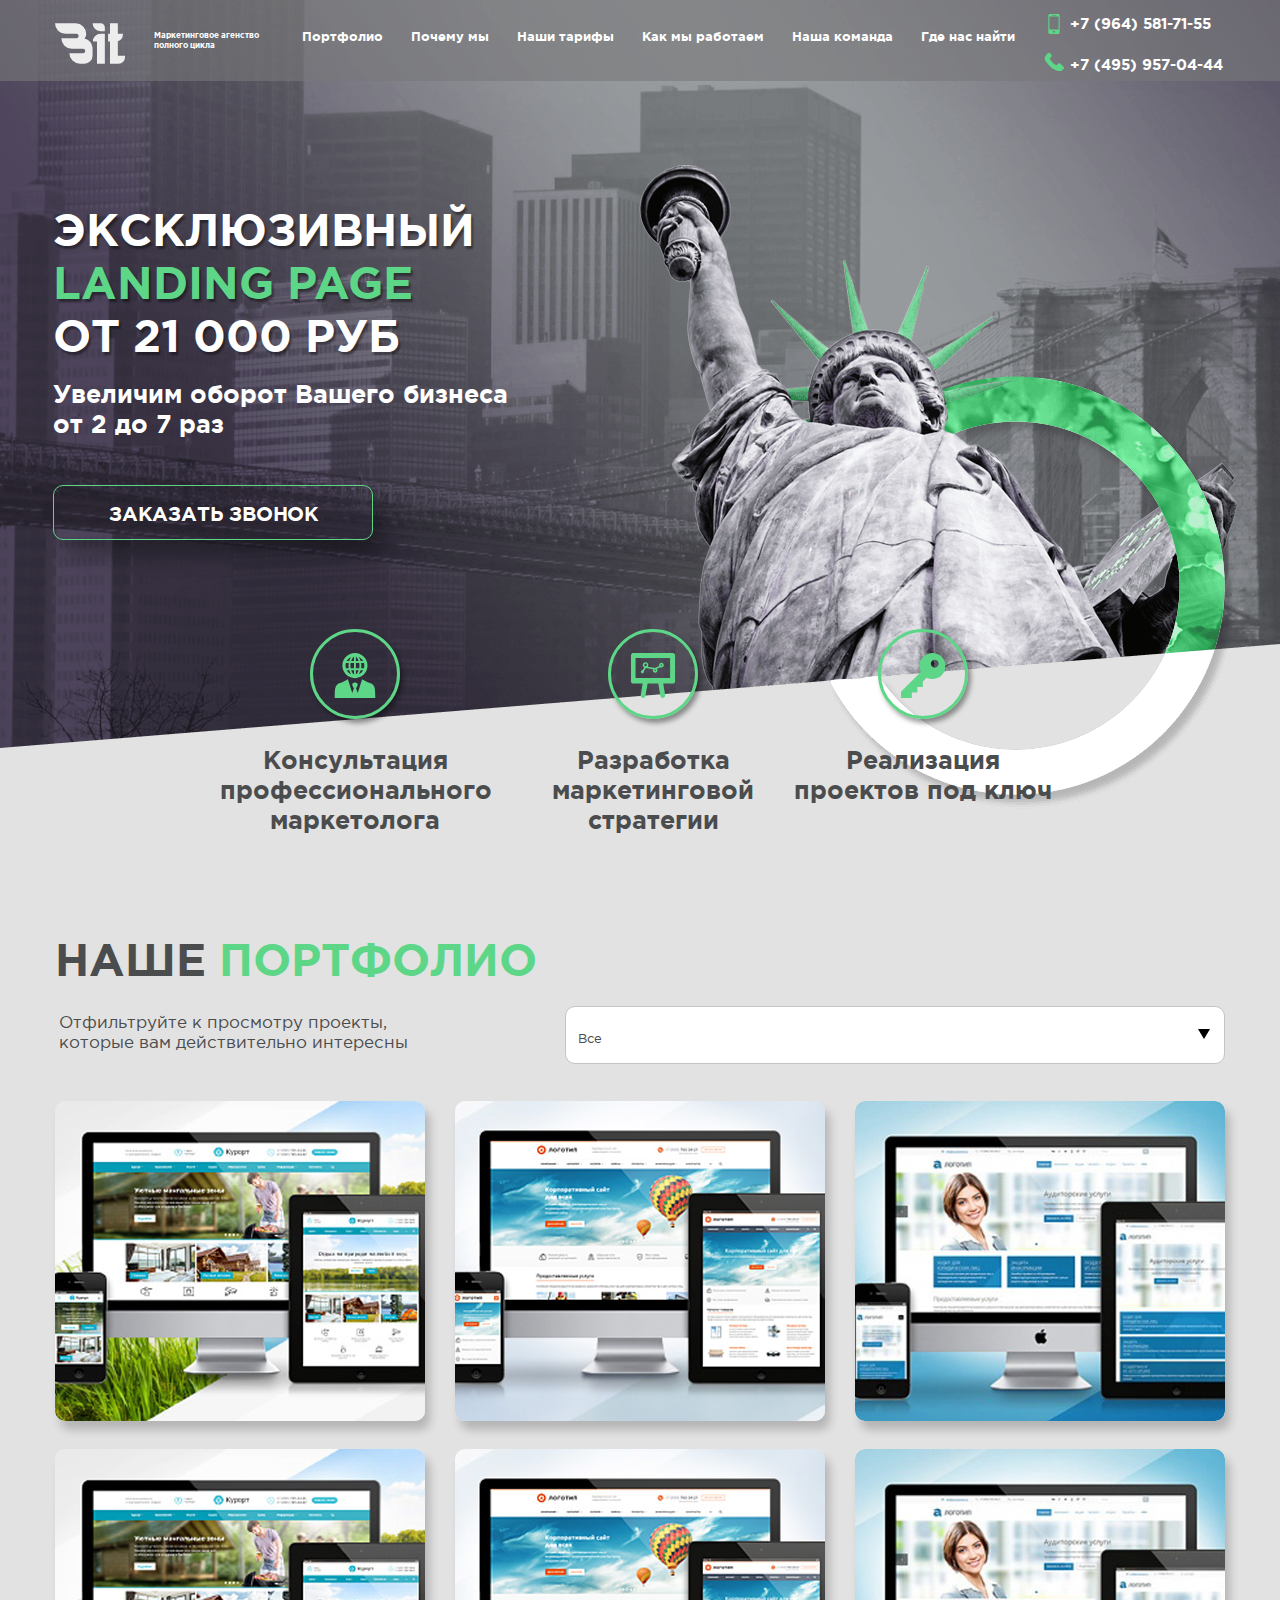
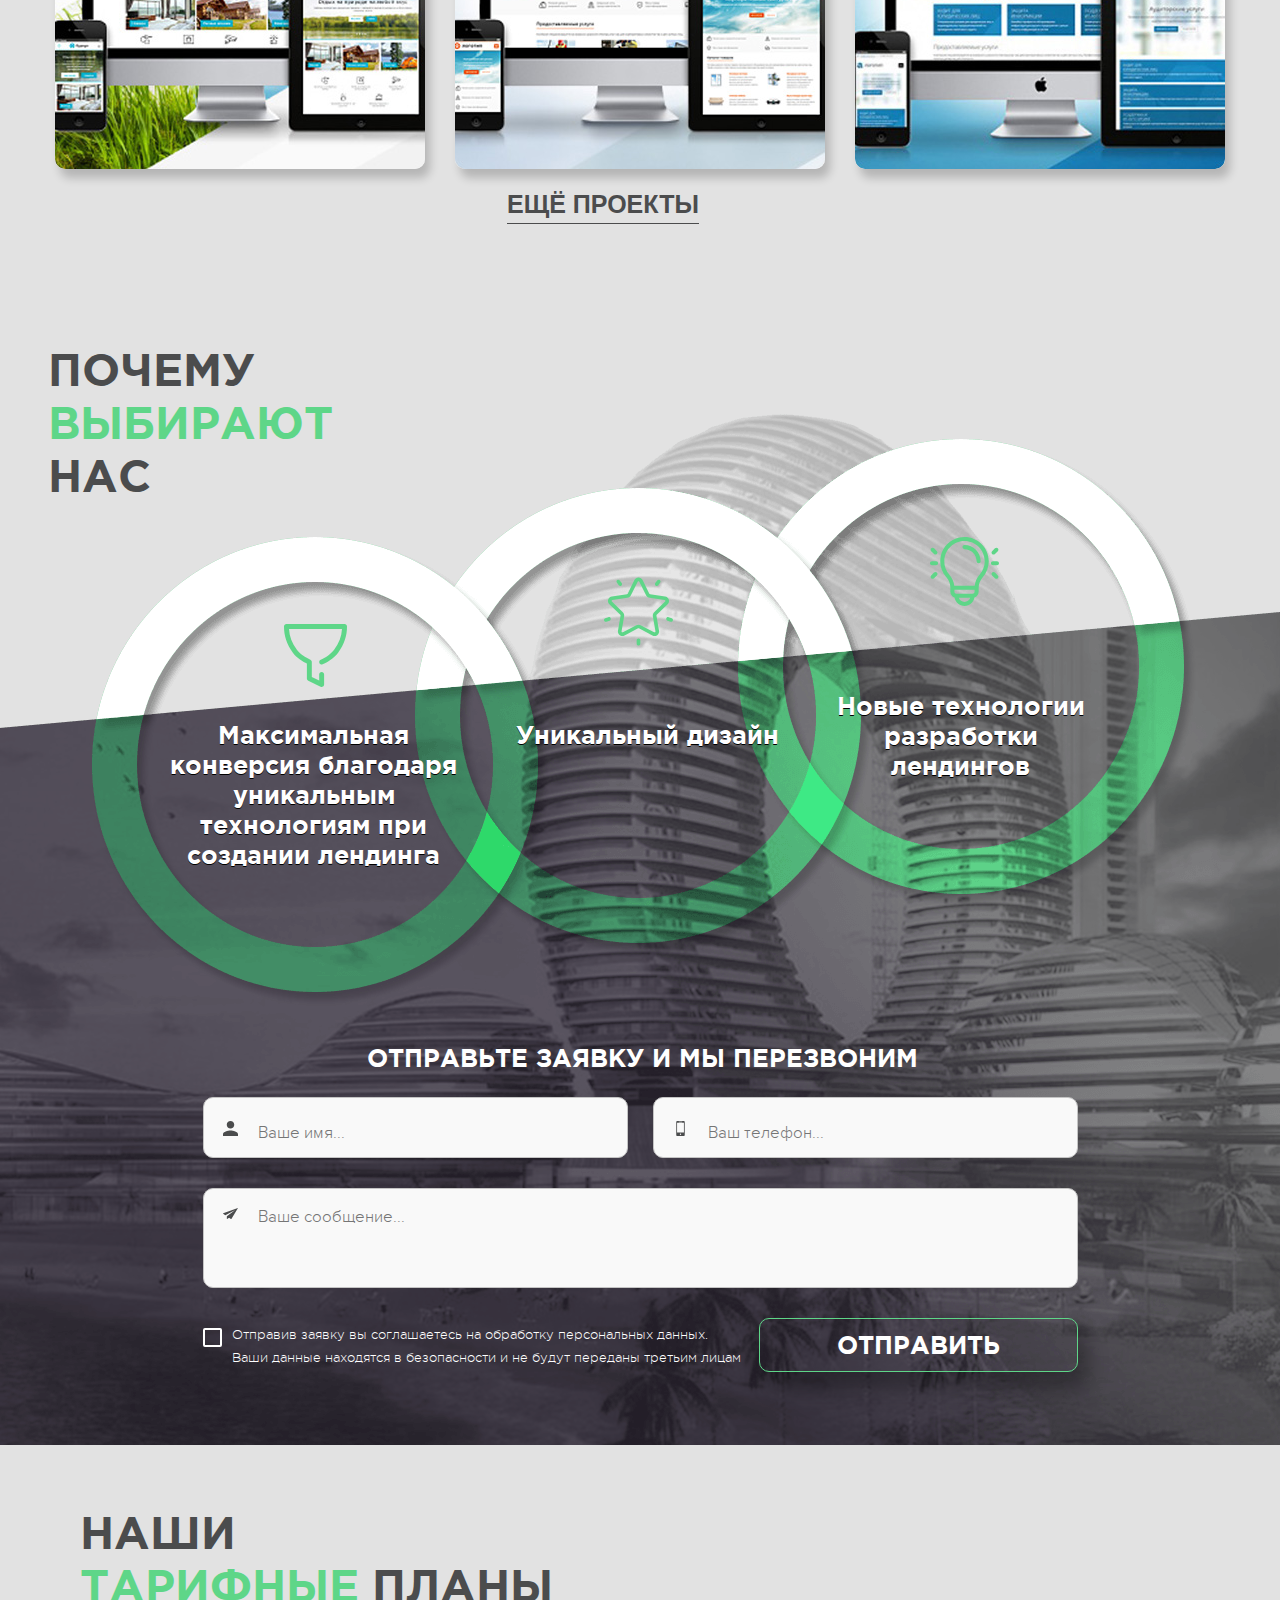
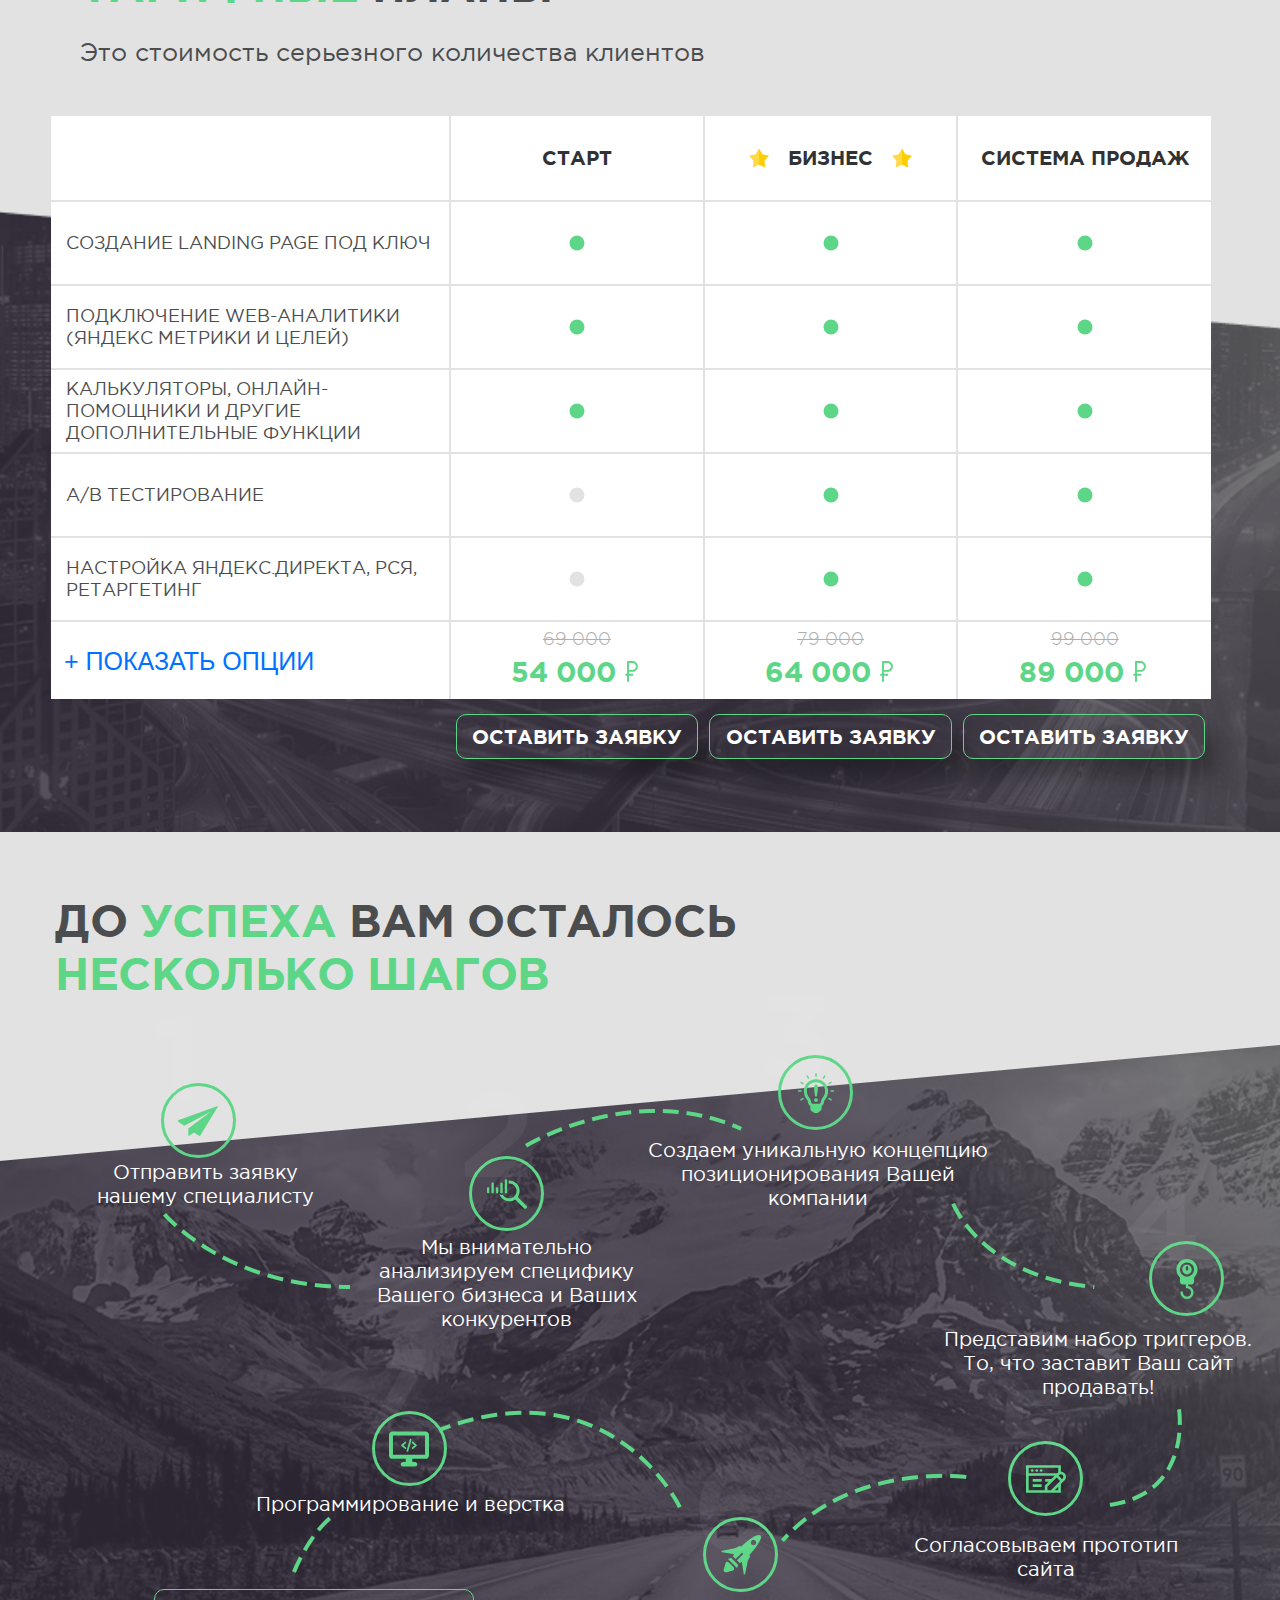
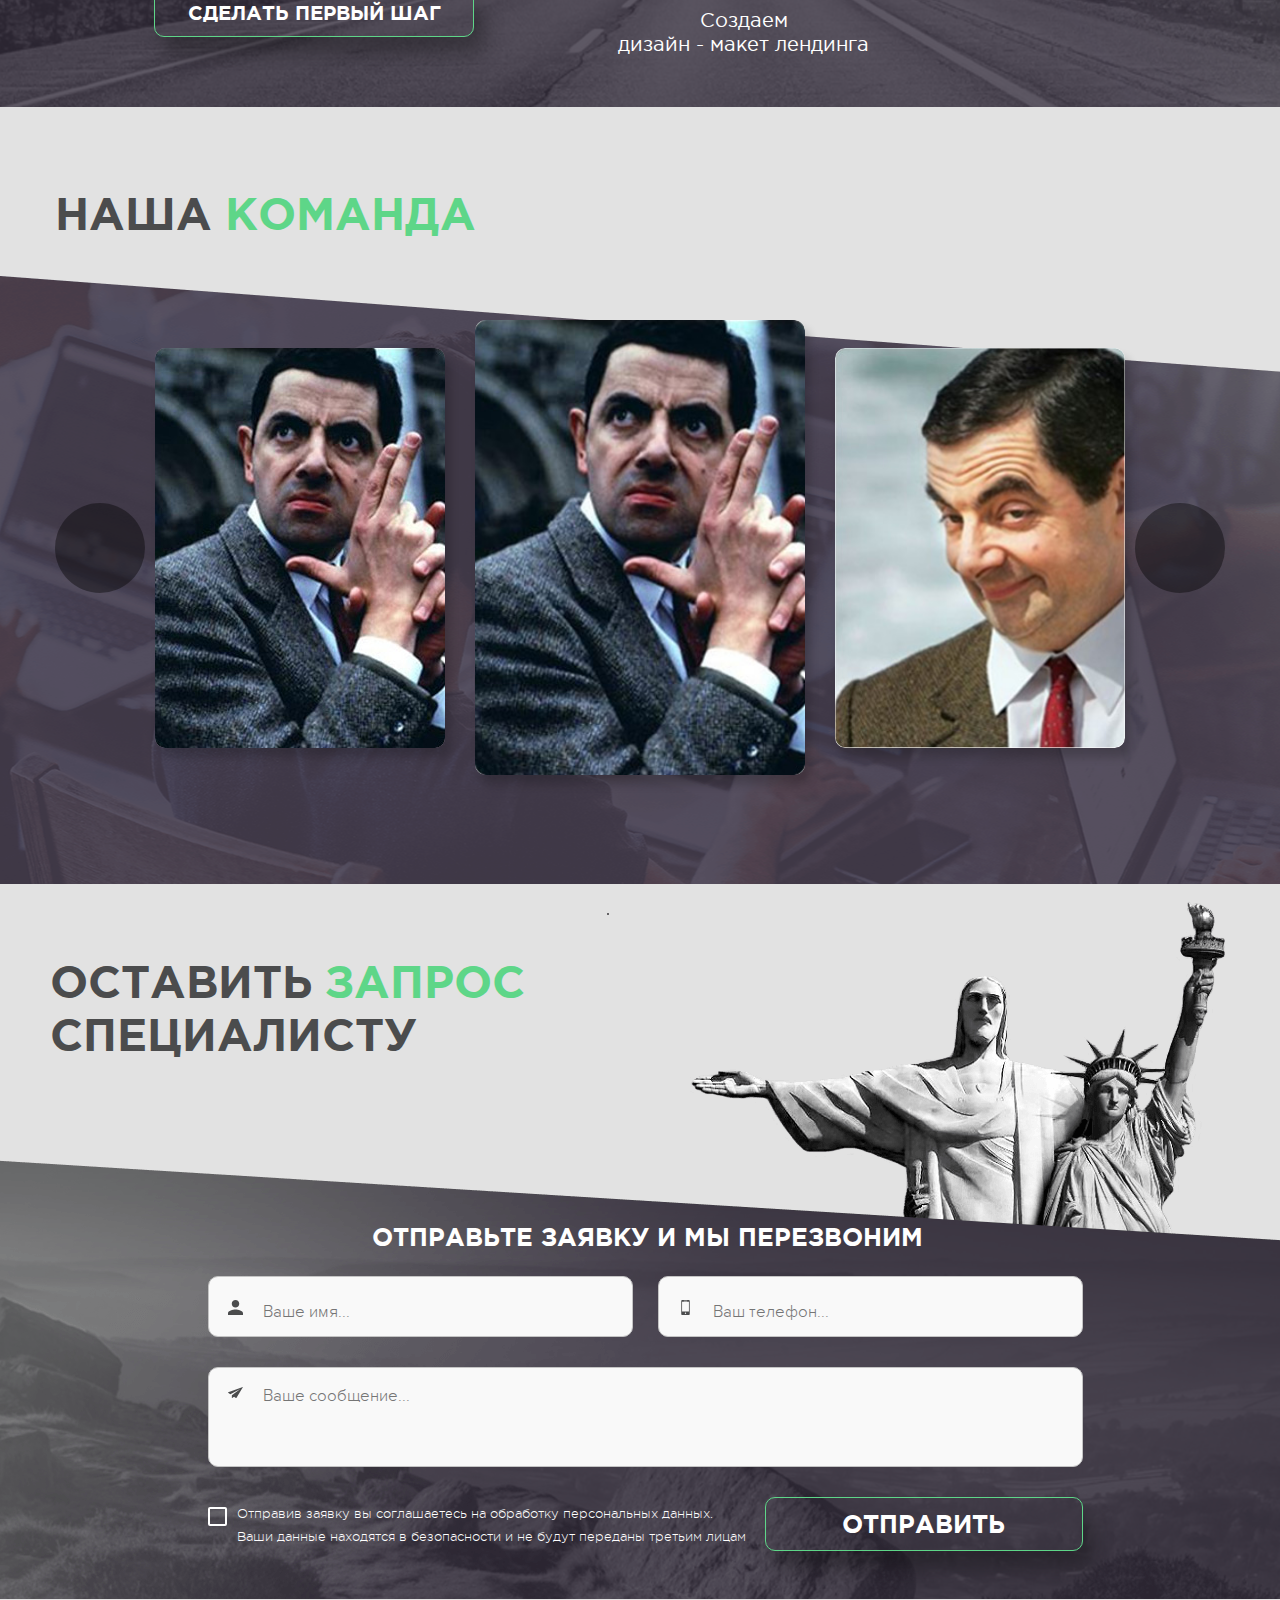
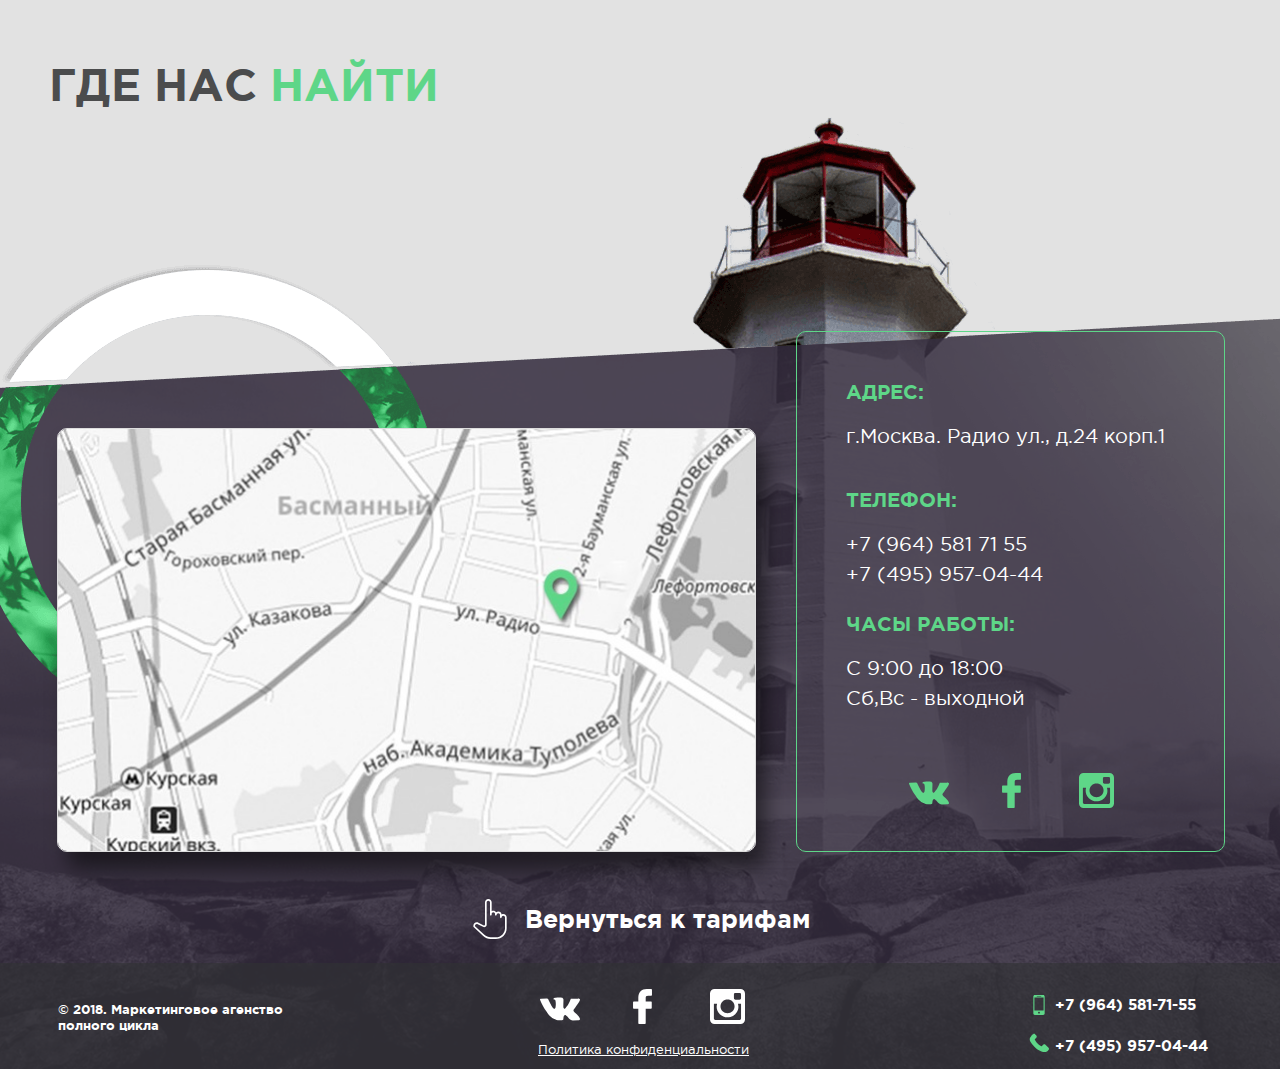
<file: bit/index.html>
<!DOCTYPE html>
<html lang="ru">
  <head>
    <meta charset="utf-8">
    <meta name="viewport" content="width=device-width, initial-scale=1">
    <meta name="format-detection" content="telephone=no">
    <title>Bit</title>
    <link rel="stylesheet" href="css/all.min.css" />
    <link rel="preload" href="fonts/gothampro-bold.woff2" as="font" type="font/woff2" crossorigin>
    <link rel="preload" href="fonts/gothampro-light.woff2" as="font" type="font/woff2" crossorigin>
    <link rel="preload" href="fonts/gothampro.woff2" as="font" type="font/woff2" crossorigin>
    <link rel="preload" href="fonts/proximanova-light.woff2" as="font" type="font/woff2" crossorigin>
</head>
  <body class="page">
    <header class="page__header header">

        <section class="header__top">
          <div class="anchors">
            <div class="anchors-wrapper js-anchors-wrapper">
              <div class="header__top-wrapper container">
                <nav class="header__nav main-nav main-nav--closed main-nav--nojs">
                  <!-- <div class="container"> -->
                  <p class="main-nav__logo">
                    <!-- <img class="main-nav__logo-image" src="img/logo.svg" width="80" height="27" alt="logo"> -->
                    <svg class="main-nav__logo-image" width="50" height="30">
                      <use xlink:href="img/pictures.svg#logo"></use>
                    </svg>
                  </p>
                  <button class="main-nav__toggle" type="button">
                    <span class="visually-hidden">Открыть меню</span>
                  </button>
                  <ul class="main-nav__list main-menu js-anchors">
                    <li class="main-menu__item">
                      <a href="#" class="main-menu__link js-anchor" data-anchor="portfolio">Портфолио</a>
                    </li>
                    <li class="main-menu__item">
                      <a href="#" class="main-menu__link js-anchor" data-anchor="uniqueness">Почему мы</a>
                    </li>
                    <li class="main-menu__item">
                      <a href="#" class="main-menu__link js-anchor" data-anchor="tariffs">Наши тарифы</a>
                    </li>
                    <li class="main-menu__item">
                      <a href="#" class="main-menu__link js-anchor" data-anchor="how-work">Как мы работаем</a>
                    </li>
                    <li class="main-menu__item">
                      <a href="#" class="main-menu__link js-anchor" data-anchor="team">Наша команда</a>
                    </li>
                    <li class="main-menu__item">
                      <a href="#" class="main-menu__link js-anchor" data-anchor="contacts">Где нас найти</a>
                    </li>
                  </ul>
                  <button class="main-nav__close" type="button">
                    <span class="visually-hidden">Закрыть меню</span>
                  </button>
                  <!-- </div> -->
                </nav>
                <a class="header__logo">
                  <img class="header__logo-image" src="img/logo.svg" width="80" height="27" alt="logo">
                </a>
                <p class="header__logo-text">Маркетинговое агенство полного цикла</p>

                <div class="header__call-wrapper call">
                  <a class="call__link call__link--mobile" href="#" aria-label="заказать звонок">+7 (964) 581-71-55</a>
                  <a class="call__link call__link--city" href="#" aria-label="заказать звонок">+7 (495) 957-04-44</a>
                </div>

              </div>
            </div>
          </div>
        </section>

        <section class="header__order-call order-call container">
          <h1 class="order-call__title">Эксклюзивный <span class="order-call__title-span">landing page<br></span> от 21 000 руб</h1>
          <p class="order-call__text">Увеличим оборот Вашего бизнеса от 2 до 7 раз</p>
          <a class="order-call__link button">Заказать звонок</a>
          <ul class="order-call__list">
            <li class="order-call__item order-call__item--cons">Консультация профессионального маркетолога</li>
            <li class="order-call__item order-call__item--market">Разработка маркетинговой стратегии</li>
            <li class="order-call__item order-call__item--key">Реализация проектов под ключ</li>
          </ul>
        </section>

    </header>
    <main class="page__main page-main">
      <section class="page-main__portfolio portfolio js-anchor-object js-portfolio-filter" data-anchor-object="portfolio">
        <div class="container">
          <h2 class="portfolio__title title">
            Наше <span class="title__span">портфолио</span>
          </h2>
          <div class="portfolio__select-wrapper">
            <p class="portfolio__text">Отфильтруйте к просмотру проекты, которые вам действительно интересны</p>
            <div class="portfolio__select select">
              <div class="select__current-wrapper">
                <input class="select__current" type="text" value="Все" readonly>
              </div>
              <ul class="select__list">
                <li class="select__item js-portfolio-filter-item" data-portfolio="all">Все</li>
                <li class="select__item js-portfolio-filter-item" data-portfolio="1">One</li>
                <li class="select__item js-portfolio-filter-item" data-portfolio="2">Two</li>
                <li class="select__item js-portfolio-filter-item" data-portfolio="3">Three</li>
                <li class="select__item js-portfolio-filter-item" data-portfolio="4">Four</li>
              </ul>
            </div>
          </div>
          <ul class="poftfolio__list">
            <li class="portfolio__item js-portfolio-filter-object" data-portfolio-object="1">
              <img class="portfolio__item-image" src="img/portfolio-item01.jpg" width="290" height="250" alt="portfolio01">
              <a class="portfolio__item-info item-info" href="#">
                <h3 class="item-info__title">Уютные мангальные зоны</h3>
                <p class="item-info__text1">Услуги для бизнеса 2018</p>
                <p class="item-info__link" href="#">Подробнее---></p>
                <p class="item-info__text2">Конверсия увеличена в 1.5 раз</p>
              </a>
            </li>
            <li class="portfolio__item js-portfolio-filter-object" data-portfolio-object="2">
              <img class="portfolio__item-image" src="img/portfolio-item02.jpg" width="290" height="250" alt="portfolio01">
              <a class="portfolio__item-info item-info" href="#">
                <h3 class="item-info__title">Уютные мангальные зоны</h3>
                <p class="item-info__text1">Услуги для бизнеса 2018</p>
                <p class="item-info__link" href="#">Подробнее---></p>
                <p class="item-info__text2">Конверсия увеличена в 1.5 раз</p>
              </a>
            </li>
            <li class="portfolio__item js-portfolio-filter-object" data-portfolio-object="3">
              <img class="portfolio__item-image" src="img/portfolio-item03.jpg" width="290" height="250" alt="portfolio01">
              <a class="portfolio__item-info item-info" href="#">
                <h3 class="item-info__title">Уютные мангальные зоны</h3>
                <p class="item-info__text1">Услуги для бизнеса 2018</p>
                <p class="item-info__link" href="#">Подробнее---></p>
                <p class="item-info__text2">Конверсия увеличена в 1.5 раз</p>
              </a>
            </li>
            <li class="portfolio__item portfolio__item--hidden js-portfolio-filter-object" data-portfolio-object="4">
              <img class="portfolio__item-image" src="img/portfolio-item04.jpg" width="290" height="250" alt="portfolio01">
              <a class="portfolio__item-info item-info" href="#">
                <h3 class="item-info__title">Уютные мангальные зоны</h3>
                <p class="item-info__text1">Услуги для бизнеса 2018</p>
                <p class="item-info__link" href="#">Подробнее---></p>
                <p class="item-info__text2">Конверсия увеличена в 1.5 раз</p>
              </a>
            </li>
            <li class="portfolio__item portfolio__item--hidden js-portfolio-filter-object" data-portfolio-object="1">
              <img class="portfolio__item-image" src="img/portfolio-item05.jpg" width="290" height="250" alt="portfolio01">
              <a class="portfolio__item-info item-info" href="#">
                <h3 class="item-info__title">Уютные мангальные зоны</h3>
                <p class="item-info__text1">Услуги для бизнеса 2018</p>
                <p class="item-info__link" href="#">Подробнее---></p>
                <p class="item-info__text2">Конверсия увеличена в 1.5 раз</p>
              </a>
            </li>
            <li class="portfolio__item portfolio__item--hidden js-portfolio-filter-object" data-portfolio-object="2">
              <img class="portfolio__item-image" src="img/portfolio-item06.jpg" width="290" height="250" alt="portfolio01">
              <a class="portfolio__item-info item-info" href="#">
                <h3 class="item-info__title">Уютные мангальные зоны</h3>
                <p class="item-info__text1">Услуги для бизнеса 2018</p>
                <p class="item-info__link" href="#">Подробнее---></p>
                <p class="item-info__text2">Конверсия увеличена в 1.5 раз</p>
              </a>
            </li>
            <li class="portfolio__item portfolio__item--hidden js-portfolio-filter-object" data-portfolio-object="3">
              <img class="portfolio__item-image" src="img/portfolio-item06.jpg" width="290" height="250" alt="portfolio01">
              <a class="portfolio__item-info item-info" href="#">
                <h3 class="item-info__title">Уютные мангальные зоны</h3>
                <p class="item-info__text1">Услуги для бизнеса 2018</p>
                <p class="item-info__link" href="#">Подробнее---></p>
                <p class="item-info__text2">Конверсия увеличена в 1.5 раз</p>
              </a>
            </li>
            <li class="portfolio__item portfolio__item--hidden js-portfolio-filter-object" data-portfolio-object="4">
              <img class="portfolio__item-image" src="img/portfolio-item06.jpg" width="290" height="250" alt="portfolio01">
              <a class="portfolio__item-info item-info" href="#">
                <h3 class="item-info__title">Уютные мангальные зоны</h3>
                <p class="item-info__text1">Услуги для бизнеса 2018</p>
                <p class="item-info__link" href="#">Подробнее---></p>
                <p class="item-info__text2">Конверсия увеличена в 1.5 раз</p>
              </a>
            </li>
            <li class="portfolio__item portfolio__item--hidden js-portfolio-filter-object" data-portfolio-object="1">
              <img class="portfolio__item-image" src="img/portfolio-item05.jpg" width="290" height="250" alt="portfolio01">
              <a class="portfolio__item-info item-info" href="#">
                <h3 class="item-info__title">Уютные мангальные зоны</h3>
                <p class="item-info__text1">Услуги для бизнеса 2018</p>
                <p class="item-info__link" href="#">Подробнее---></p>
                <p class="item-info__text2">Конверсия увеличена в 1.5 раз</p>
              </a>
            </li>
            <li class="portfolio__item portfolio__item--hidden js-portfolio-filter-object" data-portfolio-object="2">
              <img class="portfolio__item-image" src="img/portfolio-item06.jpg" width="290" height="250" alt="portfolio01">
              <a class="portfolio__item-info item-info" href="#">
                <h3 class="item-info__title">Уютные мангальные зоны</h3>
                <p class="item-info__text1">Услуги для бизнеса 2018</p>
                <p class="item-info__link" href="#">Подробнее---></p>
                <p class="item-info__text2">Конверсия увеличена в 1.5 раз</p>
              </a>
            </li>
            <li class="portfolio__item portfolio__item--hidden js-portfolio-filter-object" data-portfolio-object="3">
              <img class="portfolio__item-image" src="img/portfolio-item06.jpg" width="290" height="250" alt="portfolio01">
              <a class="portfolio__item-info item-info" href="#">
                <h3 class="item-info__title">Уютные мангальные зоны</h3>
                <p class="item-info__text1">Услуги для бизнеса 2018</p>
                <p class="item-info__link" href="#">Подробнее---></p>
                <p class="item-info__text2">Конверсия увеличена в 1.5 раз</p>
              </a>
            </li>
            <li class="portfolio__item portfolio__item--hidden js-portfolio-filter-object" data-portfolio-object="4">
              <img class="portfolio__item-image" src="img/portfolio-item06.jpg" width="290" height="250" alt="portfolio01">
              <a class="portfolio__item-info item-info" href="#">
                <h3 class="item-info__title">Уютные мангальные зоны</h3>
                <p class="item-info__text1">Услуги для бизнеса 2018</p>
                <p class="item-info__link" href="#">Подробнее---></p>
                <p class="item-info__text2">Конверсия увеличена в 1.5 раз</p>
              </a>
            </li>
          </ul>
          <button class="portfolio__more-link js-portfolio-view-more" type="button">
            ещё проекты
            <svg class="portfolio__more-link-arrow" width = "15" height= "15">
              <use xlink:href = "img/pictures.svg#arrow"></use>
            </svg>
          </button>
        </div>
      </section>
      <section class="page-main__uniqueness uniqueness js-anchor-object" data-anchor-object="uniqueness">
        <div class="container">
          <h2 class="uniqueness__title title">Почему
            <span class="title__span"><br>выбирают<br></span>
            нас
          </h2>
          <ul class="uniqueness__list">
            <li class="uniqueness__item uniqueness__item--conv">
              <svg class="uniqueness__svg uniqueness__svg--conv" width = "20" height= "20">
                <use xlink:href = "img/pictures.svg#conv"></use>
              </svg>
              Максимальная конверсия благодаря уникальным технологиям при создании лендинга
            </li>
            <li class="uniqueness__item uniqueness__item--design">
              <svg class="uniqueness__svg uniqueness__svg--design" width = "20" height= "20">
                <use xlink:href = "img/pictures.svg#design"></use>
              </svg>
              Уникальный дизайн
            </li>
            <li class="uniqueness__item uniqueness__item--tech">
              <svg class="uniqueness__svg uniqueness__svg--tech" width = "20" height= "20">
                <use xlink:href = "img/pictures.svg#tech"></use>
              </svg>
              Новые технологии разработки лендингов
            </li>
          </ul>
          <form class="uniqueness__form form">
            <p class="form__title">Отправьте заявку и мы перезвоним</p>
            <div class="form__input-wrapper">
              <label class="visually-hidden" for="form-name">Ваше имя</label>
              <input class="form__input-text form__input-text--name" type="text" name="name" id="form-name" placeholder="Ваше имя...">
              <label class="visually-hidden" for="form-phone">Ваше телефон...</label>
              <input class="form__input-text form__input-text--phone" type="text" name="phone" id="form-phone" placeholder="Ваш телефон...">
            </div>
            <label class="visually-hidden" for="form-message">Ваше cообщение</label>
            <textarea class="form__textarea" name="message" id="form-message" placeholder="Ваше сообщение..."></textarea>
            <div class="form__button-wrapper">
              <input class="form__input-checkbox visually-hidden" type="checkbox" id="form-agreement">
              <label class="form__label form__label--agreement" for="form-agreement">Отправив заявку вы соглашаетесь на обработку персональных данных.<br> Ваши данные находятся в безопасности и не будут переданы третьим лицам</label>
              <button class="form__submit button" type="submit">Отправить</button>
              <!-- <div class="form__popup">
                <button class="form__popup-close" type="button">
                  <span class="visually-hidden">Закрыть сообщение</span>
                </button>
                <p class="form__popup-title">Спасибо за Вашу заявку!</p>
                <p class="form__popup-text">В ближайшее время с Вами свяжется наш специалист</p>
              </div> -->
            </div>
          </form>
        </div>
      </section>
      <section class="tariffs js-anchor-object js-accordion" data-anchor-object="tariffs" id="tariffs">
        <div class="container">
          <h2 class="tariffs__title title">
            Наши <br>
            <span class="title__span">тарифные</span>
            планы
          </h2>
          <p class="tariffs__text">Это стоимость серьезного количества клиентов</p>
          <div class="tariffs__buttons">
            <button class="tariffs__button js-accordion-btn" type="button">Старт</button>
            <button class="tariffs__button js-accordion-btn tariffs__button--active" type="button">Бизнес</button>
            <button class="tariffs__button js-accordion-btn tariffs__button--wide" type="button">Система продаж</button>
          </div>
          <ul class="tariffs__list js-tariffs">
            <li class="tariffs__item tariffs-title-item">
              <div class="tariffs-title-item__wrapper">
                <div class="tariffs-title-item__title"></div>
                <ul class="tariffs-title-item__list js-tariffs-el">
                  <li class="tariffs-title-item__item">Создание Landing page под ключ</li>
                  <li class="tariffs-title-item__item">Подключение Web-аналитики (Яндекс Метрики и целей)</li>
                  <li class="tariffs-title-item__item">КАЛЬКУЛЯТОРЫ, ОНЛАЙН-ПОМОЩНИКИ И ДРУГИЕ ДОПОЛНИТЕЛЬНЫЕ ФУНКЦИИ</li>
                  <li class="tariffs-title-item__item">А/В тестирование</li>
                  <li class="tariffs-title-item__item">НАСТРОЙКА ЯНДЕКС.ДИРЕКТА, РСЯ, РЕТАРГЕТИНГ</li>
                  <li class="tariffs-title-item__item">НАСТРОЙКА GOOGLE ADWORDS, КМС, РЕМАРКЕТИНГ</li>
                  <li class="tariffs-title-item__item">ИНТЕГРАЦИЯ С CRM-СИСТЕМОЙ</li>
                  <li class="tariffs-title-item__item">ПОДКЛЮЧЕНИЕ МОДУЛЯ ГЕОТАРГЕТИНГА И МУЛЬТИЛЕНДИНГА</li>
                  <li class="tariffs-title-item__item">НАСТРОЙКА СКВОЗНОЙ АНАЛИТИКИ И AB-ТЕСТИРОВАНИЕ</li>
                </ul>
                <button class="tariffs-title-item__button js-tariffs-btn js-show" type="button">+ Показать опции</button>
              </div>
            </li>
            <li class="tariffs__item tariffs-item js-accordion-el">
              <div class="tariffs-item__wrapper">
                <h3 class="tariffs-item__title">Старт</h3>
                <ul class="tariffs-item__list js-tariffs-el">
                  <li class="tariffs-item__item"><span class="tariffs-item__span">Создание Landing page под ключ</span></li>
                  <li class="tariffs-item__item"><span class="tariffs-item__span">Подключение Web-аналитики (Яндекс Метрики и целей)</span></li>
                  <li class="tariffs-item__item"><span class="tariffs-item__span">Калькуляторы, онлайн-помощники и другие дополнительные функции</span></li>
                  <li class="tariffs-item__item tariffs-item__item--not-available"></li>
                  <li class="tariffs-item__item tariffs-item__item--not-available"></li>
                  <li class="tariffs-item__item tariffs-item__item--not-available"></li>
                  <li class="tariffs-item__item tariffs-item__item--not-available"></li>
                  <li class="tariffs-item__item tariffs-item__item--not-available"></li>
                  <li class="tariffs-item__item tariffs-item__item--not-available"></li>
                </ul>
                <p class="tariffs-item__old-price">69 000</p>
                <p class="tariffs-item__new-price">54 000<span class="tariffs-item__currency"></span></p>
              </div>
              <a class="tariffs-item__button button" href="#">Оставить заявку</a>
            </li>
            <li class="tariffs__item tariffs-item tariffs-item--active js-accordion-el">
              <div class="tariffs-item__wrapper tariffs-item__wrapper--active">
                <h3 class="tariffs-item__title tariffs-item__title--active">Бизнес</h3>
                <ul class="tariffs-item__list js-tariffs-el">
                  <li class="tariffs-item__item"><span class="tariffs-item__span">Создание Landing page под ключ</span></li>
                  <li class="tariffs-item__item"><span class="tariffs-item__span">Подключение Web-аналитики (Яндекс Метрики и целей)</span></li>
                  <li class="tariffs-item__item"><span class="tariffs-item__span">Калькуляторы, онлайн-помощники и другие дополнительные функции</span></li>
                  <li class="tariffs-item__item"><span class="tariffs-item__span">А/В тестирование</span></li>
                  <li class="tariffs-item__item"><span class="tariffs-item__span">Настройка Яндекс.Директа, РСЯ, Ретаргетинг</span></li>
                  <li class="tariffs-item__item tariffs-item__item--not-available"></li>
                  <li class="tariffs-item__item"><span class="tariffs-item__span">Интеграция с CRM-Системой</span></li>
                  <li class="tariffs-item__item tariffs-item__item--not-available"></li>
                  <li class="tariffs-item__item tariffs-item__item--not-available"></li>
                </ul>
                <p class="tariffs-item__old-price">79 000</p>
                <p class="tariffs-item__new-price">64 000<span class="tariffs-item__currency"></span></p>
              </div>
              <a class="tariffs-item__button button" href="#">Оставить заявку</a>
            </li>
            <li class="tariffs__item tariffs-item js-accordion-el">
              <div class="tariffs-item__wrapper tariffs-item__wrapper--last">
                <h3 class="tariffs-item__title">Система продаж</h3>
                <ul class="tariffs-item__list js-tariffs-el">
                  <li class="tariffs-item__item"><span class="tariffs-item__span">Создание Landing page под ключ</span></li>
                  <li class="tariffs-item__item"><span class="tariffs-item__span">Подключение Web-аналитики (Яндекс Метрики и целей)</span></li>
                  <li class="tariffs-item__item"><span class="tariffs-item__span">Калькуляторы, онлайн-помощники и другие дополнительные функции</span></li>
                  <li class="tariffs-item__item"><span class="tariffs-item__span">А/В тестирование</span></li>
                  <li class="tariffs-item__item"><span class="tariffs-item__span">Настройка Яндекс.Директа, РСЯ, Ретаргетинг</span></li>
                  <li class="tariffs-item__item"><span class="tariffs-item__span">Настройка GOOGLE ADWORDS, КМС, Ремаркетинг</span></li>
                  <li class="tariffs-item__item"><span class="tariffs-item__span">Интеграция с CRM-Системой</span></li>
                  <li class="tariffs-item__item"><span class="tariffs-item__span">Подключение модуля геотаргетинга и мультилендинга</span></li>
                  <li class="tariffs-item__item"><span class="tariffs-item__span">Настройка сквозной аналитики и AB-тестирование</span></li>
                </ul>
                <p class="tariffs-item__old-price">99 000</p>
                <p class="tariffs-item__new-price">89 000<span class="tariffs-item__currency"></span></p>
              </div>
              <a class="tariffs-item__button button" href="#">Оставить заявку</a>
            </li>
          </ul>
        </div>
      </section>
      <section class="how-work js-anchor-object" data-anchor-object="how-work">
        <div class="container">
          <h2 class="how-work__title title">
            До<span class="title__span"> успеха </span><br class="title__br">Вам осталось <span class="title__span">несколько шагов</span>
          </h2>
          <div class="how-work__container">
            <ul class="how-work__list">
              <li class="how-work__item how-work__item--application">Отправить заявку нашему специалисту</li>
              <li class="how-work__item how-work__item--review">Мы внимательно анализируем специфику<br class="how-work__br how-work__br--mobile"> Вашего бизнеса и Ваших конкурентов</li>
              <li class="how-work__item how-work__item--concept">Создаем уникальную концепцию позиционирования Вашей компании</li>
              <li class="how-work__item how-work__item--trigger">
                <p class="how-work__text-wrapper">Представим набор триггеров.<br class="how-work__br how-work__br--mobile"> То, что заставит Ваш сайт продавать!</p>
              </li>
              <li class="how-work__item how-work__item--prototype">Согласовываем прототип сайта</li>
              <li class="how-work__item how-work__item--design">Создаем <br class="how-work__br"> дизайн - макет лендинга </li>
              <li class="how-work__item how-work__item--programming">Программирование и верстка</li>
            </ul>
            <a class="how-work__button button" href="#">Сделать первый шаг</a>
          </div>
        </div>
      </section>
      <section class="team js-anchor-object" data-anchor-object="team">
        <div class="container">
          <h2 class="team__title title">
            Наша
            <span class="title__span">команда</span>
          </h2>
          <div class="team__slider-container">
            <div class="team__wrapper team__wrapper--before">
              <picture>
                <source media="(min-width: 1200px)" srcset="img/team-2-desktop.jpg">
                <source media="(min-width: 768px)" srcset="img/team-2-tablet.jpg">
                <img class="team__foto team__foto--before" src="img/team-2-mobile.jpg" alt="Роуэн Аткинсон">
              </picture>
              <div class="team__description">
                <p class="team__member-name">Роуэн Аткинсон</p>
                <p class="team__member-position">Проект менеджер1</p>
                <p class="team__member-qualification">Отвечает за успех Вашего проекта.</p>
              </div>
            </div>
            <div class="team__wrapper team__wrapper--active">
              <picture>
                <source media="(min-width: 1200px)" srcset="img/team-2-desktop.jpg">
                <source media="(min-width: 768px)" srcset="img/team-2-tablet.jpg">
                <img class="team__foto team__foto--active" src="img/team-2-mobile.jpg" alt="Роуэн Аткинсон">
              </picture>
              <div class="team__description">
                <p class="team__member-name">Роуэн Аткинсон</p>
                <p class="team__member-position">Проект менеджер2</p>
                <p class="team__member-qualification">Отвечает за успех Вашего проекта.</p>
              </div>
            </div>
            <div class="team__wrapper team__wrapper--after">
              <picture>
                <source media="(min-width: 1200px)" srcset="img/team-3-desktop.jpg">
                <source media="(min-width: 768px)" srcset="img/team-3-tablet.jpg">
                <img class="team__foto team__foto--after" src="img/team-3-mobile.jpg" alt="Роуэн Аткинсон">
              </picture>
              <div class="team__description">
                <p class="team__member-name">Роуэн Аткинсон</p>
                <p class="team__member-position">Проект менеджер3</p>
                <p class="team__member-qualification">Отвечает за успех Вашего проекта.</p>
              </div>
            </div>
            <div class="team__wrapper">
              <picture>
                <source media="(min-width: 1200px)" srcset="img/team-3-desktop.jpg">
                <source media="(min-width: 768px)" srcset="img/team-3-tablet.jpg">
                <img class="team__foto team__foto--after" src="img/team-3-mobile.jpg" alt="Роуэн Аткинсон">
              </picture>
              <div class="team__description">
                <p class="team__member-name">Роуэн Аткинсон</p>
                <p class="team__member-position">Проект менеджер4</p>
                <p class="team__member-qualification">Отвечает за успех Вашего проекта.</p>
              </div>
            </div>
            <div class="team__wrapper">
              <picture>
                <source media="(min-width: 1200px)" srcset="img/team-3-desktop.jpg">
                <source media="(min-width: 768px)" srcset="img/team-3-tablet.jpg">
                <img class="team__foto team__foto--after" src="img/team-3-mobile.jpg" alt="Роуэн Аткинсон">
              </picture>
              <div class="team__description">
                <p class="team__member-name">Роуэн Аткинсон</p>
                <p class="team__member-position">Проект менеджер5</p>
                <p class="team__member-qualification">Отвечает за успех Вашего проекта.</p>
              </div>
            </div>
            <button class="team__button team__button--back" type="button" aria-label="Назад">
              <svg class="team__arrow team__arrow--back" width = "21" height= "21">
                <use xlink:href = "img/pictures.svg#arrow-team"></use>
              </svg>
            </button>
            <button class="team__button team__button--forward" type="button" aria-label="Вперед">
              <svg class="team__arrow team__arrow--forward" width = "21" height= "21">
                <use xlink:href = "img/pictures.svg#arrow-team"></use>
              </svg>
            </button>
          </div>
        </div>
      </section>
      <section class="request">
        <div class="container">
          <h2 class="request__title title">
            Оставить
            <span class="title__span">запрос</span>
            специалисту
          </h2>
          <form class="request__form form">
              <p class="form__title">Отправьте заявку и мы перезвоним</p>
              <div class="form__input-wrapper">
                <label class="visually-hidden" for="form2-name">Ваше имя</label>
                <input class="form__input-text form__input-text--name" type="text" name="name" id="form2-name" placeholder="Ваше имя...">
                <label class="visually-hidden" for="form2-phone">Ваше телефон...</label>
                <input class="form__input-text form__input-text--phone" type="text" name="phone" id="form2-phone" placeholder="Ваш телефон...">
              </div>
              <label class="visually-hidden" for="form2-message">Ваше cообщение</label>
              <textarea class="form__textarea" name="message" id="form2-message" placeholder="Ваше сообщение..."></textarea>
              <div class="form__button-wrapper">
                <input class="form__input-checkbox visually-hidden" type="checkbox" id="form2-agreement">
                <label class="form__label form__label--agreement" for="form2-agreement">Отправив заявку вы соглашаетесь на обработку персональных данных.<br> Ваши данные находятся в безопасности и не будут переданы третьим лицам</label>
                <button class="form__submit button" type="submit">Отправить</button>
                <!-- <div class="form__popup">
                  <button class="form__popup-close" type="button">
                    <span class="visually-hidden">Закрыть сообщение</span>
                  </button>
                  <p class="form__popup-title">Спасибо за Вашу заявку!</p>
                  <p class="form__popup-text">В ближайшее время с Вами свяжется наш специалист</p>
                </div> -->
              </div>
          </form>
        </div>
      </section>
      <section class="contacts js-anchor-object" data-anchor-object="contacts">
        <div class="container">
          <h2 class="contacts__title title">
            Где нас
            <span class="title__span">найти</span>
          </h2>
          <div class="contacts__map-contacts-wrapper">
            <picture class="contacts__map-picture">
              <source media="(min-width: 1200px)" srcset="img/map-desktop.jpg">
              <source media="(min-width: 768px)" srcset="img/map-tablet.jpg">
              <img class="contacts__map-image" src="img/map-mobile.jpg" alt="г. Москва, ул.Радио, д. 24, корп.1">
            </picture>
            <div class="contacts__wrapper">
              <p class="contacts__text contacts__text--adress">
                <span class="contacts__span">Адрес:</span>
                г.Москва. Радио ул., д.24 корп.1
              </p>
              <p class="contacts__text contacts__text--phone">
                <span class="contacts__span">Телефон:</span>
                +7 (964) 581 71 55 <br>
                +7 (495) 957-04-44
              </p>
              <p class="contacts__text contacts__text--work-time">
                <span class="contacts__span">Часы работы:</span>
                C 9:00 до 18:00 Сб,Вс - выходной
              </p>
              <ul class="contacts__social social">
                <li class="social__item">
                  <a class="social__link" href="#">
                    <span class="visually-hidden">Вконтакте</span>
                    <svg class="social__svg social__svg--vkontakte" width = "23" height= "23">
                      <use xlink:href = "img/pictures.svg#vkontakte"></use>
                    </svg>
                  </a>
                </li>
                <li class="social__item">
                  <a class="social__link" href="#">
                    <span class="visually-hidden">Фейсбук</span>
                    <svg class="social__svg social__svg--facebook" width = "20" height= "20">
                      <use xlink:href = "img/pictures.svg#facebook"></use>
                    </svg>
                  </a>
                </li>
                <li class="social__item">
                  <a class="social__link" href="#">
                    <span class="visually-hidden">Инстаграмм</span>
                    <svg class="social__svg social__svg--instagramm" width = "20" height= "20">
                      <use xlink:href = "img/pictures.svg#instagramm"></use>
                    </svg>
                  </a>
                </li>
              </ul>
            </div>
          </div>
          <a class="contacts__link js-anchor" data-anchor="tariffs" href="#">
            <svg class="сontacts__svg" width = "29" height= "29">
              <use xlink:href = "img/pictures.svg#point"></use>
            </svg>
            Вернуться к тарифам
          </a>
        </div>
      </section>
    </main>
    <footer class="footer">
      <div class="footer__container container">
        <div class="footer__wrapper">
          <p class="footer__copyright">&#169; 2018. Маркетинговое агенство полного цикла</p>
          <div class="footer__social-privacy-wrapper">
            <ul class="footer__social social">
              <li class="social__item">
                <a class="social__link" href="#">
                  <span class="visually-hidden">Вконтакте</span>
                  <svg class="social__svg social__svg--white social__svg--vkontakte" width = "23" height= "23">
                    <use xlink:href = "img/pictures.svg#vkontakte"></use>
                  </svg>
                </a>
              </li>
              <li class="social__item">
                <a class="social__link" href="#">
                  <span class="visually-hidden">Фейсбук</span>
                  <svg class="social__svg social__svg--white social__svg--facebook" width = "20" height= "20">
                    <use xlink:href = "img/pictures.svg#facebook"></use>
                  </svg>
                </a>
              </li>
              <li class="social__item">
                <a class="social__link" href="#">
                  <span class="visually-hidden">Инстаграмм</span>
                  <svg class="social__svg social__svg--white social__svg--instagramm" width = "20" height= "20">
                    <use xlink:href = "img/pictures.svg#instagramm"></use>
                  </svg>
                </a>
              </li>
            </ul>
            <a class="footer__privacy" href="#">Политика конфиденциальности</a>
          </div>
        </div>
        <!-- <a class="footer__mobile-phone" href="#">
          <span class="visually-hidden">Позвоните нам</span>
        </a>
        <p class="footer__phone">+7 (964) 581 71 55</p> -->
        <div class="footer__call-wrapper call">
            <a class="call__link call__link--mobile" href="#" aria-label="заказать звонок">+7 (964) 581-71-55</a>
            <a class="call__link call__link--city" href="#" aria-label="заказать звонок">+7 (495) 957-04-44</a>
          </div>
      </div>
    </footer>
    <div class="overlay"></div>
    <div class="popup popup--call">
      <p class="popup__logo">
        <svg class="popup__logo-image" width = "50" height= "30">
          <use xlink:href = "img/pictures.svg#logo"></use>
        </svg>
        <span class="popup__logo-text">Маркетинговое агенство полного цикла</span>
        <span class="popup__tarrif-title">Тариф: <span class="popup__tarrif-title popup__tarrif-title--selected">Система продаж</span></span>
      </p>
      <button class="popup__close" type="button">
        <span class="visually-hidden">Закрыть сообщение</span>
      </button>
      <form class="form form--call" action="https://echo.htmlacademy.ru">
        <label class="visually-hidden" for="order-call-name">Ваше имя</label>
        <input class="form__input-text form__input-text--name" type="text" name="name" id="order-call-name" placeholder="Ваше имя...">
        <label class="visually-hidden" for="order-call-phone">Ваш телефон...</label>
        <input class="form__input-text form__input-text--phone" type="text" name="phone" id="order-call-phone" placeholder="Ваш телефон...">
        <!-- <label class="visually-hidden" for="order-call-email">Ваш e-mail...</label>
        <input class="form__input-text form__input-text--email" type="text" name="email" id="order-call-email" placeholder="Ваш e-mail..."> -->
        <p class="form__select-title">Когда с Вами будет удобно связаться?</p>
        <div class="form__select select select--form">
          <div class="select__current-wrapper">
            <input class="select__current" type="text" name="time" value="Сейчас" readonly>
          </div>
          <ul class="select__list">
            <li class="select__item">Сейчас</li>
            <li class="select__item">Через 15 минут</li>
            <li class="select__item">Через 30 минут</li>
            <li class="select__item">Через 1 час</li>
            <li class="select__item">Более часа</li>
          </ul>
        </div>

        <p class="form__personal-info">*Отправляя форму, вы даете свое согласие на <span class="form__personal-info form__personal-info--span">обработку персональных даных</span></p>
        <button class="form__submit button" type="submit">заказать звонок</button>
      </form>
    </div>
    <div class="popup popup--agreement">
      <button class="popup__close" type="button">
        <span class="visually-hidden">Закрыть сообщение</span>
      </button>
      <p class="popup__agreement-title">
        соглашение об обработке персональных данных
      </p>
      <p class="popup__agreement-text">
        Обработка персональных данных посетителя сайта http://*********/ (далее — Пользователя) осуществляется в соответствии с законодательством Российской Федерации. ООО «BIT» (далее — Администрация Ресурса) обрабатывает персональные данные Пользователя в целях предоставления Пользователю услуг, в том числе, в целях получения Пользователем персонализированной (таргетированной) рекламы; проверки, исследования и анализа таких данных, позволяющих поддерживать и улучшать сервисы сайта http://**********/(далее — Ресурса), а также разрабатывать новые сервисы и разделы Ресурса.
      </p>
    </div>
    <div class="popup popup--info">
      <p class="popup__logo">
        <svg class="popup__logo-image" width = "50" height= "30">
          <use xlink:href = "img/pictures.svg#logo"></use>
        </svg>
        <span class="popup__logo-text">Маркетинговое агенство полного цикла</span>
        <span class="popup__tarrif-title">Ваш тариф: <span class="popup__tarrif-title popup__tarrif-title--quote">“</span><span class="popup__tarrif-title popup__tarrif-title--selected">Система продаж</span><span class="popup__tarrif-title popup__tarrif-title--quote">”</span></span>
      </p>
      <button class="popup__close" type="button">
        <span class="visually-hidden">Закрыть сообщение</span>
      </button>
      <p class="popup__title">Спасибо за Вашу заявку!</p>
      <p class="popup__text">В ближайшее время с Вами свяжется наш специалист</p>
    </div>
    <script src="https://ajax.googleapis.com/ajax/libs/jquery/3.3.1/jquery.min.js"></script>
    <script src="js/main.js"></script>
  </body>
</html>
</file>
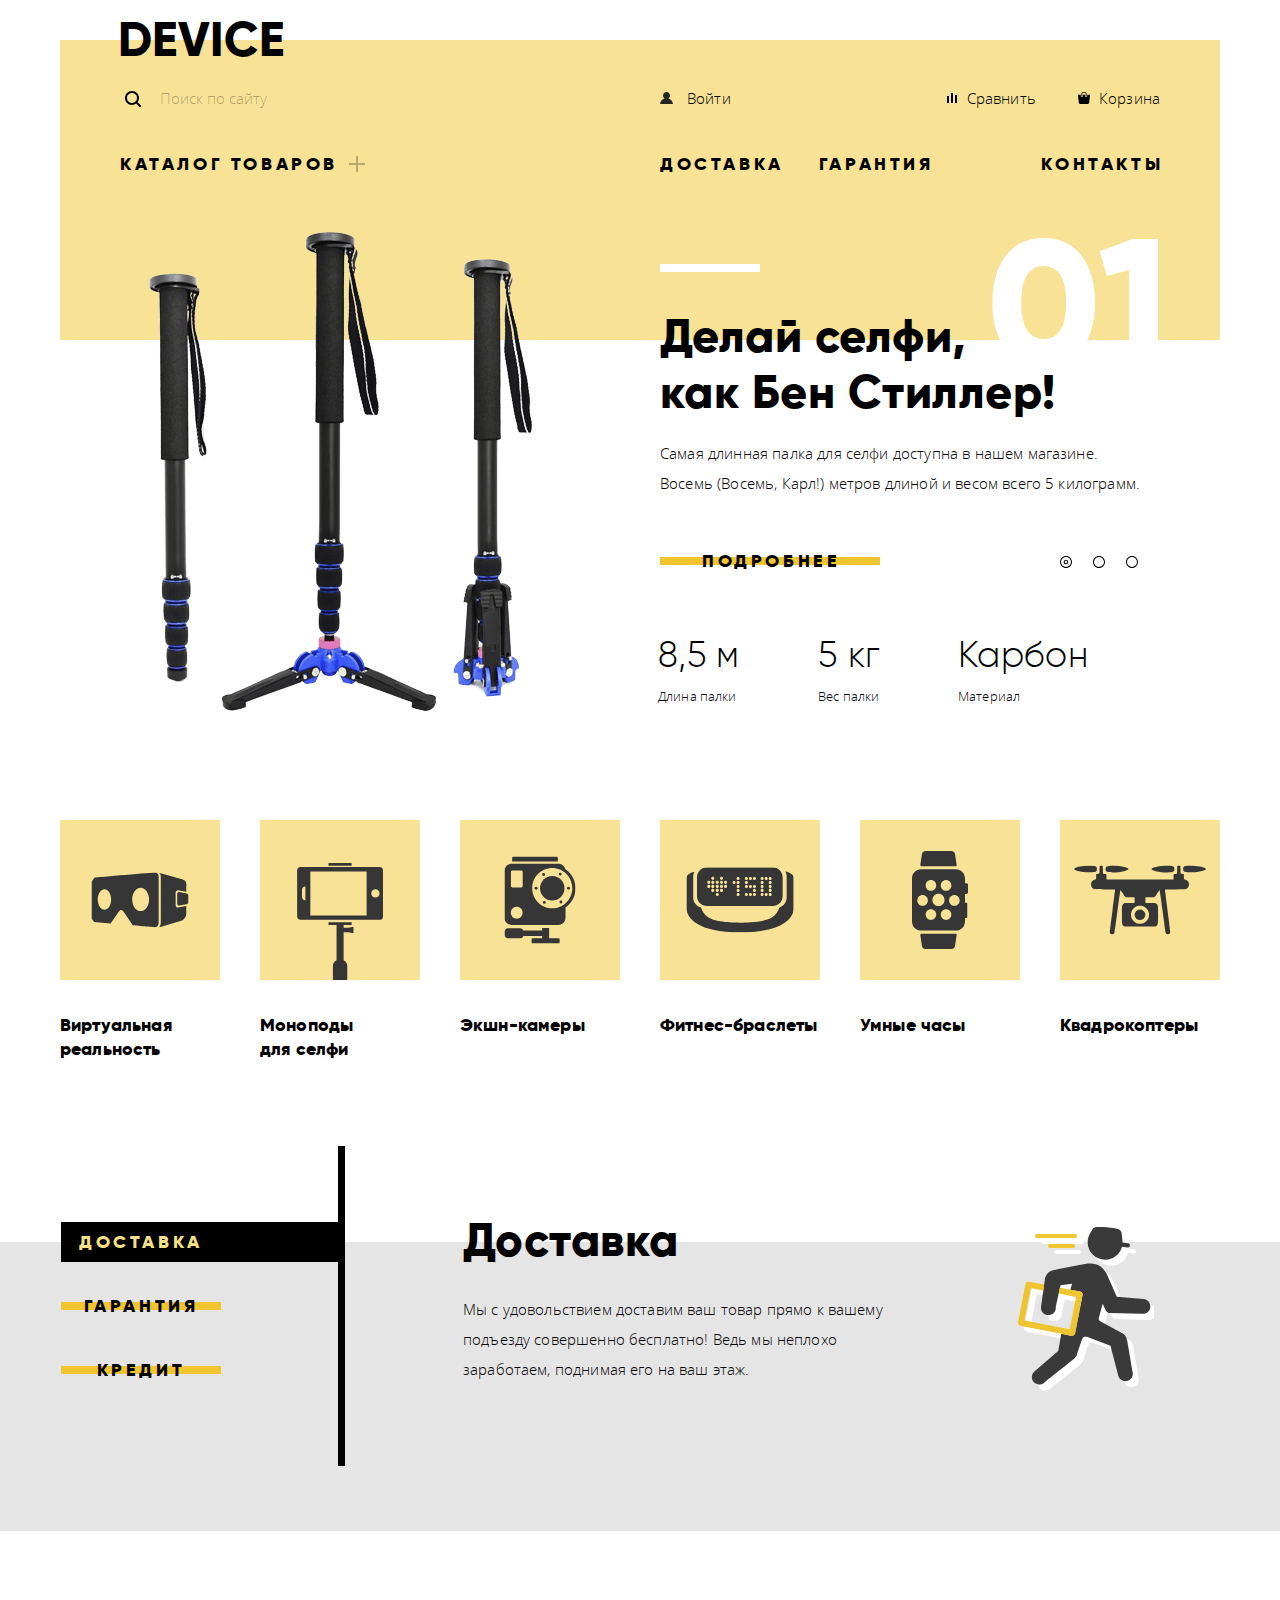
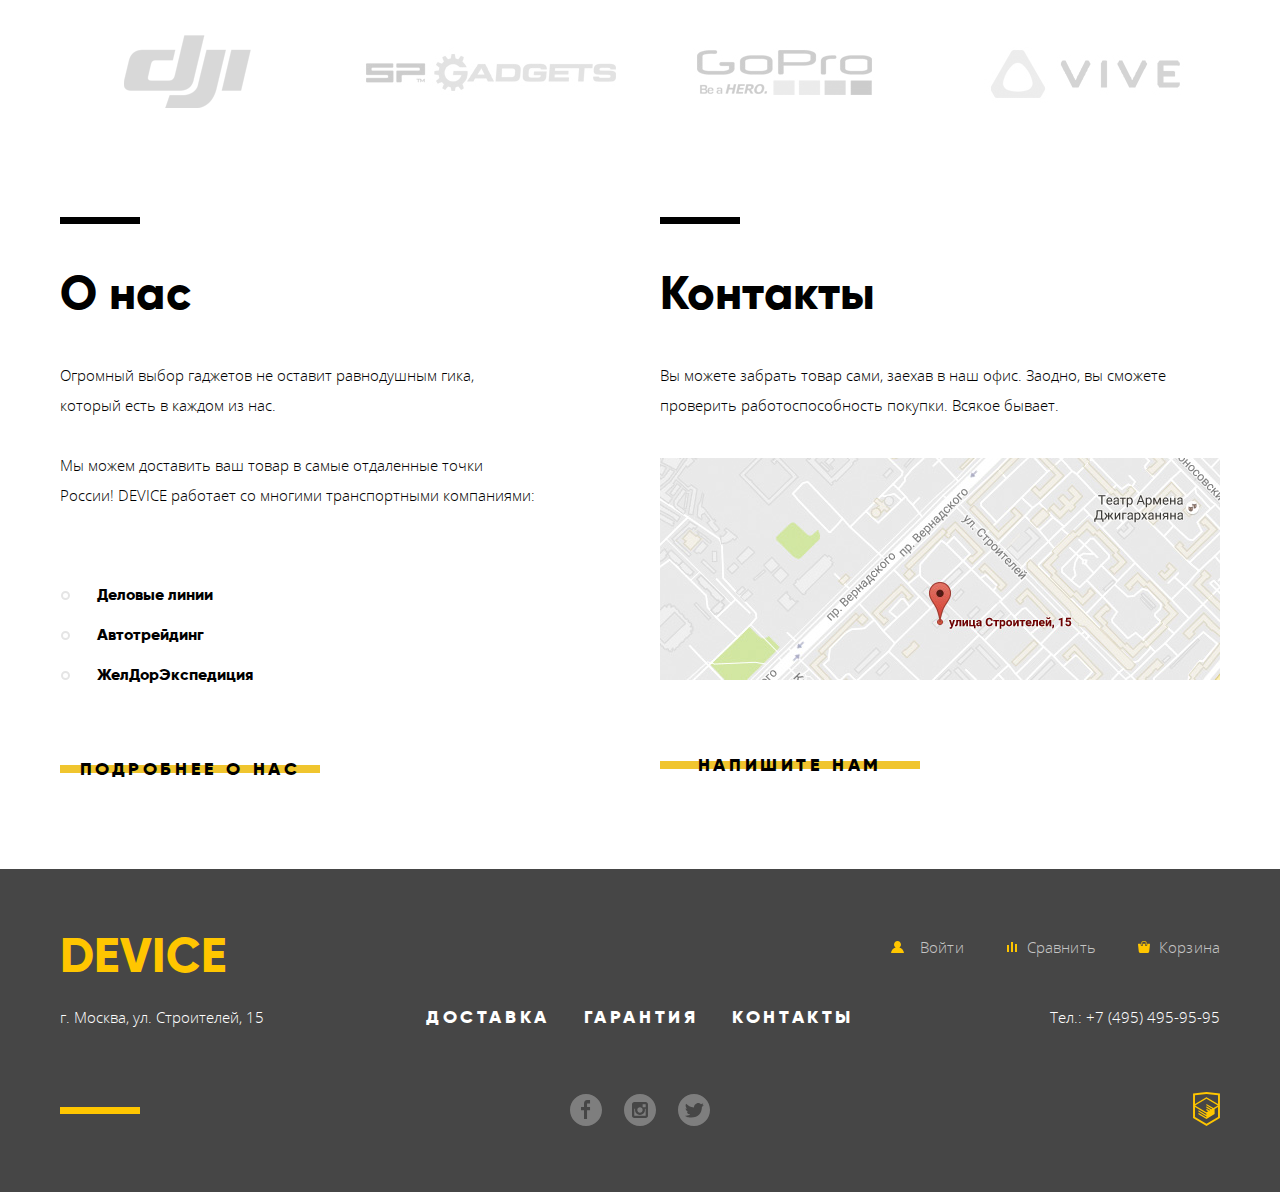
<file: device/index.html>
<!DOCTYPE html>
<html lang="ru">
  <head>
    <meta charset="utf-8">
    <meta name="format-detection" content="telephone=no">
    <title>HTML Academy: Девайс</title>
    <link href="css/normalize.min.css" rel="stylesheet">
    <link href="css/style.min.css" rel="stylesheet">
  </head>
  <body>
    <div class="container">
      <header class="main-header">
        <div class="logo header-logo">
          <p>device</p>
        </div>
        <div class="main-header-wrapper">
          <form class="search-form" action="http://echo.htmlacademy.ru" method="get">
            <label class="visually-hidden" for="search-form-input">Поле поиска</label>
            <input type="text" class="main-header-search" name="search-input" id="search-form-input" placeholder="Поиск по сайту">
            <button type="submit" class="button search-button">Найти</button>
          </form>
          <a class="main-header-user-link main-header-login" href="#">Войти</a>
          <a class="main-header-user-link main-header-compare" href="#">Сравнить</a>
          <a class="main-header-user-link main-header-cart" href="#">Корзина</a>
        </div>
        <nav class="main-header-navigation">
          <ul class="main-header-menu">
            <li class="main-header-menu-item">
              <a href="#">Каталог товаров</a>
              <div class="catalog-menu">
                <ul class="catalog-menu-list column-1">
                  <li class="catalog-menu-item"><a href="#">Виртуальная реальность</a></li>
                  <li class="catalog-menu-item"><a href="catalog.html">Моноподы для селфи</a></li>
                  <li class="catalog-menu-item"><a href="#">Экшн-камеры</a></li>
                </ul>
                <ul class="catalog-menu-list column-2">
                  <li class="catalog-menu-item"><a href="#">Фитнес-браслеты</a></li>
                  <li class="catalog-menu-item"><a href="#">Умные часы</a></li>
                </ul>
                <ul class="catalog-menu-list column-3">
                  <li class="catalog-menu-item"><a href="#">Квадрокоптеры</a></li>
                </ul>
              </div>
            </li>
            <li class="main-header-menu-item"><a href="#">Доставка</a></li>
            <li class="main-header-menu-item"><a href="#">Гарантия</a></li>
            <li class="main-header-menu-item"><a href="#">Контакты</a></li>
          </ul>
        </nav>
      </header>
    </div>
      <main class="main-container">
        <h1 class="visually-hidden">Главная Device</h1>
        <section class="slider container">
          <h2 class="visually-hidden">Слайдер товаров</h2>
          <ul class="slider-nav">
            <li class="dot active">
              <input class="visually-hidden slider-checkbox" type="radio" id="slide-1" name="active-slider" checked>
              <label class="dot-1" for="slide-1">Первый</label>
            </li>
            <li class="dot">
              <input class="visually-hidden slider-checkbox" type="radio" id="slide-2" name="active-slider">
              <label class="dot-2" for="slide-2">Второй</label>
            </li>
            <li class="dot">
              <input class="visually-hidden slider-checkbox" type="radio" id="slide-3" name="active-slider">
              <label class="dot-3" for="slide-3">Третий</label>
            </li>
          </ul>
          <div class="container">
            <ul class="slider-list">
                <li class="slider-item slider-show">
                  <div class="slider-item-left">
                    <img src="img/slider-1.png" alt="Самая длинная палка для селфи" width="384" height="486">
                  </div>
                  <div class="slider-item-right">
                    <p class="slider-title">Делай селфи,<br> как Бен Стиллер!</p>
                    <p class="slider-text">Самая длинная палка для селфи доступна в нашем магазине. Восемь (Восемь, Карл!) метров длиной и весом всего 5 килограмм.</p>
                    <div class="slider-link-wrapper">
                      <a class="slider-link more-link" href="#">Подробнее</a>
                    </div>
                    <table class="parameters">
                      <tr>
                        <td>8,5 м</td>
                        <td>5 кг</td>
                        <td>Карбон</td>
                      </tr>
                      <tr class="parameters-name">
                        <td>Длина палки</td>
                        <td>Вес палки</td>
                        <td>Материал</td>
                      </tr>
                    </table>
                  </div>
                </li>

              <li class="slider-item">
                <div class="slider-item-left">
                  <img src="img/slider-2.png" alt="Мотивирующие фитнес-браслеты" width="345" height="485">
                </div>
                <div class="slider-item-right">
                  <p class="slider-title">Худеем<br> правильно!</p>
                  <p class="slider-text">Мотивирующие фитнес-браслеты помогут найти в себе силы не пропускать занятия и соблюдать диету.</p>
                  <div class="slider-link-wrapper">
                    <a class="slider-link more-link" href="#">Подробнее</a>
                  </div>
                  <table class="parameters">
                    <tr>
                      <td>48 часов</td>
                    </tr>
                    <tr class="parameters-name">
                      <td>Без подзарядки</td>
                    </tr>
                  </table>
                </div>
              </li>
              <li class="slider-item">
                <div class="slider-item-left">
                  <img src="img/slider-3.png" alt="квадрокоптер" width="526" height="334">
                </div>
                <div class="slider-item-right">
                  <p class="slider-title">Порхает как бабочка, жалит как пчела!</p>
                  <p class="slider-text">Этот обычный, на первый взгляд, квадрокоптер оснащен мощным лазером, замаскированным под стандартную камеру.</p>
                  <div class="slider-link-wrapper">
                    <a class="slider-link more-link" href="#">Подробнее</a>
                  </div>
                  <table class="parameters">
                    <tr>
                      <td>800 м</td>
                      <td>50 м</td>
                    </tr>
                    <tr class="parameters-name">
                      <td>Дальность полета</td>
                      <td>Радиус поражения</td>
                    </tr>
                  </table>
                </div>
              </li>

            </ul>
          </div>
        </section>
        <section class="categories">
          <h2 class="visually-hidden">Категории</h2>
          <div class="container">
            <ul class="categories-list">
              <li class="categories-item">
                <a class="categories-item-link" href="#">
                    <div class="category-image">
                      <svg xmlns="http://www.w3.org/2000/svg" width="97" height="55" viewBox="0 0 97 55"><g fill="#363636"><path d="M84.131 32.639v-12.636c0-1.309 1.045-2.37 2.335-2.37l8.326 1.581v-8.194c0-2.355-1.708-3.431-4.202-4.265l-23.187-6.58c1.616 1.391 1.889 2.04 1.889 4.396v45.209c0 2.356-.45 4.066-1.967 5.21l23.265-7.065c2.401-.833 4.202-4.216 4.202-6.572v-7.913l-8.326 1.567c-1.29.002-2.335-1.06-2.335-2.368zM95.129 20.979l-7.598-1.444c-1.008 0-1.824.829-1.824 1.851v9.868c0 1.023.816 1.852 1.824 1.852l7.598-1.431c1.154-.419 1.824-.829 1.824-1.852v-6.993c0-1.022-.766-1.507-1.824-1.851zM67.17 4.483c0-5.08-4.232-4.459-4.232-4.459s-57.106 4.714-60.1 5.121l-2.837 4.387-.001 36.28 2.599 3.753 16.477 1.403 8.136-11.668s1.109-1.828 2.505-1.828c1.397 0 2.432 1.861 2.432 1.861l9.061 13.521s18.895 1.909 22.521 1.909c3.626-.001 3.439-5.024 3.439-5.024v-45.256zm-54.188 32.709c-3.698 0-6.696-4.601-6.696-10.275s2.998-10.275 6.696-10.275c3.698 0 6.696 4.601 6.696 10.275s-2.998 10.275-6.696 10.275zm36.158 1.426c-4.662 0-8.441-5.239-8.441-11.701 0-6.463 3.78-11.702 8.441-11.702 4.662 0 8.442 5.239 8.442 11.702 0 6.462-3.78 11.701-8.442 11.701z"/></g></svg>
                    </div>
                    <p>Виртуальная реальность</p>
                </a>
              </li>
              <li class="categories-item">
                <a class="categories-item-link" href="catalog.html">
                    <div class="category-image">
                      <svg xmlns="http://www.w3.org/2000/svg" width="86" height="117" viewBox="0 0 86 117"><g fill="#363636"><path d="M82.821 4.011h-79.491c-1.761 0-3.188 1.427-3.188 3.188v46.413c0 1.763 1.427 3.189 3.188 3.189h79.492c1.762 0 3.189-1.427 3.189-3.189v-46.413c0-1.761-1.428-3.188-3.19-3.188zm-74.429 33.225h-.226c-1.762 0-3.189-1.429-3.189-3.189v-7.283c0-1.761 1.427-3.188 3.189-3.188h.226v13.66zm61.231 15.172h-56.282v-44.006h56.282v44.006zm8.777-17.856c-2.289 0-4.146-1.855-4.146-4.147s1.856-4.147 4.146-4.147c2.291 0 4.148 1.855 4.148 4.147s-1.857 4.147-4.148 4.147zM31.497 0h23.157v2.758h-23.157zM46.608 64.861v-2.973h8.046v-2.758h-23.156v2.758h8.045v35.246c-2.139.938-3.635 3.072-3.635 5.559v14.307h14.335v-14.307c0-2.486-1.495-4.621-3.636-5.557v-27.99h4.796l5.051 1.213v-6.711l-5.051 1.213h-4.795z"/></g></svg>
                    </div>
                    <p>Моноподы для селфи</p>
                </a>
              </li>
              <li class="categories-item">
                <a class="categories-item-link" href="#">

                    <div class="category-image">
                      <svg xmlns="http://www.w3.org/2000/svg" width="71" height="87" viewBox="0 0 71 87"><g fill="#363636"><path d="M53.349 1.49c0-.736-.578-1.49-1.311-1.49h-42.985c-.733 0-1.381.754-1.381 1.49v3.522h45.676v-3.522zM54.202 81.809h-9.597v-10.383h-6.958v2.507h-18.873c-.537-1.254-1.757-2.148-3.181-2.148h-12.034c-1.917-.001-3.559 1.602-3.559 3.526v3.018c0 1.924 1.642 3.48 3.559 3.48h12.035c1.511 0 2.792-.896 3.269-2.326h18.785v2.326h-9.518c-.533 0-1.01.437-1.01.972v3.172c0 .535.478 1.048 1.01 1.048h26.072c.533 0 .93-.513.93-1.048v-3.173c0-.535-.397-.971-.93-.971zM60.666 12.39c-.861-2.937-3.567-5.05-6.771-5.05h-46.747c-3.898 0-7.148 3.109-7.148 7.021v46.9c0 3.912 3.25 7.121 7.148 7.121h46.747c3.898 0 7.126-3.209 7.126-7.121v-10.346c6.066-4.204 10.001-11.211 10.001-19.164-.001-8.079-4.132-15.181-10.356-19.361zm-48.428 49.761c-3.259 0-5.901-2.65-5.901-5.921 0-3.27 2.642-5.922 5.901-5.922s5.902 2.652 5.902 5.922c0 3.271-2.643 5.921-5.902 5.921zm5.961-32.605c0 .786-.635 1.422-1.418 1.422h-8.94c-.783 0-1.418-.637-1.418-1.422v-14.16c0-.786.635-1.423 1.418-1.423h8.939c.783 0 1.418.637 1.418 1.423v14.16zm29.563 22.312c-11.076 0-20.057-9.01-20.057-20.123s8.98-20.124 20.057-20.124c11.077 0 20.058 9.01 20.058 20.124s-8.981 20.123-20.058 20.123z"/><ellipse cx="47.762" cy="31.735" rx="12.188" ry="12.229"/><circle cx="31.562" cy="31.736" r="1.435"/><circle cx="63.963" cy="31.736" r="1.435"/><circle cx="39.109" cy="17.994" r="1.435"/><ellipse cx="56.415" cy="45.476" rx="1.43" ry="1.436"/><circle cx="55.697" cy="17.565" r="1.435"/><circle cx="39.828" cy="45.906" r="1.435"/></g></svg>
                    </div>
                    <p>Экшн-камеры</p>
                </a>
              </li>
              <li class="categories-item">
                <a class="categories-item-link" href="#">
                    <div class="category-image">
                        <svg xmlns="http://www.w3.org/2000/svg" width="107" height="65" viewBox="0 0 107 65"><g fill="#363636"><path d="M98.967 4.074c.752 1.441 1.209 3.08 1.209 4.818v21.102c0 4.616-3.092 8.527-7.246 9.9-1.325 3.987-3.778 7.854-8.051 10.432-8.676 5.231-31.124 4.837-31.198 4.837-.078 0-22.513.395-31.189-4.837-4.216-2.545-6.708-6.347-8.042-10.279-4.418-1.209-7.756-5.251-7.756-10.053v-21.101c0-1.688.427-3.282 1.139-4.693-3.663.909-7.833 2.718-7.833 6.234v29.983c0 10.251 11.839 24.433 53.657 24.433 41.82 0 53.657-14.182 53.657-24.433v-29.983c-.001-3.684-4.576-5.494-8.347-6.36zM20.561 38.459h65.523c5.564 0 10.074-4.513 10.074-10.077v-18.447c0-5.563-4.51-10.075-10.074-10.075h-65.523c-5.564 0-10.075 4.511-10.075 10.075v18.447c0 5.564 4.511 10.077 10.075 10.077zm63.134-28.991c.867 0 1.569.703 1.569 1.57 0 .866-.702 1.569-1.569 1.569s-1.568-.703-1.568-1.569c0-.868.701-1.57 1.568-1.57zm0 4.039c.867 0 1.569.703 1.569 1.568 0 .867-.702 1.569-1.569 1.569s-1.568-.702-1.568-1.569c0-.865.701-1.568 1.568-1.568zm0 4.039c.867 0 1.569.702 1.569 1.569 0 .866-.702 1.569-1.569 1.569s-1.568-.703-1.568-1.569c0-.867.701-1.569 1.568-1.569zm0 3.827c.867 0 1.569.704 1.569 1.569 0 .867-.702 1.568-1.569 1.568s-1.568-.701-1.568-1.568c0-.866.701-1.569 1.568-1.569zm0 4.039c.867 0 1.569.702 1.569 1.569 0 .865-.702 1.568-1.569 1.568s-1.568-.704-1.568-1.568c0-.867.701-1.569 1.568-1.569zm-4.039-15.944c.867 0 1.568.703 1.568 1.57 0 .866-.701 1.569-1.568 1.569-.865 0-1.568-.703-1.568-1.569 0-.868.703-1.57 1.568-1.57zm0 15.944c.867 0 1.568.702 1.568 1.569 0 .865-.701 1.568-1.568 1.568-.865 0-1.568-.704-1.568-1.568 0-.867.703-1.569 1.568-1.569zm-4.037-15.944c.865 0 1.568.703 1.568 1.57 0 .866-.703 1.569-1.568 1.569-.867 0-1.569-.703-1.569-1.569 0-.868.702-1.57 1.569-1.57zm0 4.039c.865 0 1.568.703 1.568 1.568 0 .867-.703 1.569-1.568 1.569-.867 0-1.569-.702-1.569-1.569 0-.865.702-1.568 1.569-1.568zm0 4.039c.865 0 1.568.702 1.568 1.569 0 .866-.703 1.569-1.568 1.569-.867 0-1.569-.703-1.569-1.569 0-.867.702-1.569 1.569-1.569zm0 3.827c.865 0 1.568.704 1.568 1.569 0 .867-.703 1.568-1.568 1.568-.867 0-1.569-.701-1.569-1.568 0-.866.702-1.569 1.569-1.569zm0 4.039c.865 0 1.568.702 1.568 1.569 0 .865-.703 1.568-1.568 1.568-.867 0-1.569-.704-1.569-1.568 0-.867.702-1.569 1.569-1.569zm-7.654-15.944c.867 0 1.568.703 1.568 1.57 0 .866-.701 1.569-1.568 1.569s-1.568-.703-1.568-1.569c-.001-.868.703-1.57 1.568-1.57zm0 8.078c.867 0 1.568.702 1.568 1.569 0 .866-.701 1.569-1.568 1.569s-1.568-.703-1.568-1.569c-.001-.867.703-1.569 1.568-1.569zm0 3.881c.867 0 1.568.701 1.568 1.568 0 .865-.701 1.569-1.568 1.569s-1.568-.704-1.568-1.569c-.001-.867.703-1.568 1.568-1.568zm0 3.985c.867 0 1.568.702 1.568 1.569 0 .865-.701 1.568-1.568 1.568s-1.568-.704-1.568-1.568c-.001-.867.703-1.569 1.568-1.569zm-4.039-15.944c.867 0 1.57.703 1.57 1.57 0 .866-.703 1.569-1.57 1.569-.865 0-1.569-.703-1.569-1.569-.001-.868.704-1.57 1.569-1.57zm0 8.078c.867 0 1.57.702 1.57 1.569 0 .866-.703 1.569-1.57 1.569-.865 0-1.569-.703-1.569-1.569-.001-.867.704-1.569 1.569-1.569zm0 7.866c.867 0 1.57.702 1.57 1.569 0 .865-.703 1.568-1.57 1.568-.865 0-1.569-.704-1.569-1.568-.001-.867.704-1.569 1.569-1.569zm-4.038-15.944c.865 0 1.569.703 1.569 1.57 0 .866-.704 1.569-1.569 1.569-.867 0-1.568-.703-1.568-1.569-.001-.868.701-1.57 1.568-1.57zm0 4.039c.865 0 1.569.703 1.569 1.568 0 .867-.704 1.569-1.569 1.569-.867 0-1.568-.702-1.568-1.569-.001-.865.701-1.568 1.568-1.568zm0 4.039c.865 0 1.569.702 1.569 1.569 0 .866-.704 1.569-1.569 1.569-.867 0-1.568-.703-1.568-1.569-.001-.867.701-1.569 1.568-1.569zm0 7.866c.865 0 1.569.702 1.569 1.569 0 .865-.704 1.568-1.569 1.568-.867 0-1.568-.704-1.568-1.568-.001-.867.701-1.569 1.568-1.569zm-8.29-15.944c.867 0 1.569.703 1.569 1.57 0 .866-.702 1.569-1.569 1.569s-1.568-.703-1.568-1.569c-.001-.868.701-1.57 1.568-1.57zm0 4.039c.867 0 1.569.703 1.569 1.568 0 .867-.702 1.569-1.569 1.569s-1.568-.702-1.568-1.569c-.001-.865.701-1.568 1.568-1.568zm0 4.039c.867 0 1.569.702 1.569 1.569 0 .866-.702 1.569-1.569 1.569s-1.568-.703-1.568-1.569c-.001-.867.701-1.569 1.568-1.569zm0 3.881c.867 0 1.569.701 1.569 1.568 0 .865-.702 1.569-1.569 1.569s-1.568-.704-1.568-1.569c-.001-.867.701-1.568 1.568-1.568zm0 3.985c.867 0 1.569.702 1.569 1.569 0 .865-.702 1.568-1.569 1.568s-1.568-.704-1.568-1.568c-.001-.867.701-1.569 1.568-1.569zm-4.039-11.905c.867 0 1.568.703 1.568 1.568 0 .867-.701 1.569-1.568 1.569s-1.569-.702-1.569-1.569c0-.865.701-1.568 1.569-1.568zm-8.502-.212c.865 0 1.569.703 1.569 1.568 0 .867-.704 1.569-1.569 1.569-.867 0-1.571-.703-1.571-1.569 0-.865.703-1.568 1.571-1.568zm0 4.038c.865 0 1.569.703 1.569 1.57 0 .866-.704 1.57-1.569 1.57-.867 0-1.571-.704-1.571-1.57 0-.867.703-1.57 1.571-1.57zm-4.039-8.078c.865 0 1.568.703 1.568 1.57 0 .866-.704 1.568-1.568 1.568-.867 0-1.569-.703-1.569-1.568 0-.867.701-1.57 1.569-1.57zm0 4.04c.865 0 1.568.703 1.568 1.568 0 .867-.704 1.569-1.568 1.569-.867 0-1.569-.703-1.569-1.569 0-.865.701-1.568 1.569-1.568zm0 4.038c.865 0 1.568.703 1.568 1.57 0 .866-.704 1.57-1.568 1.57-.867 0-1.569-.704-1.569-1.57 0-.867.701-1.57 1.569-1.57zm0 4.04c.865 0 1.568.704 1.568 1.569 0 .867-.704 1.568-1.568 1.568-.867 0-1.569-.701-1.569-1.568 0-.866.701-1.569 1.569-1.569zm-4.254-8.078c.867 0 1.569.703 1.569 1.568 0 .867-.702 1.569-1.569 1.569s-1.568-.703-1.568-1.569c0-.865.701-1.568 1.568-1.568zm0 4.038c.867 0 1.569.703 1.569 1.57 0 .866-.702 1.57-1.569 1.57s-1.568-.704-1.568-1.57c0-.867.701-1.57 1.568-1.57zm0 4.04c.867 0 1.569.704 1.569 1.569 0 .867-.702 1.568-1.569 1.568s-1.568-.701-1.568-1.568c0-.866.701-1.569 1.568-1.569zm0 4.039c.867 0 1.569.702 1.569 1.569 0 .865-.702 1.568-1.569 1.568s-1.568-.704-1.568-1.568c0-.867.701-1.569 1.568-1.569zm-4.464-16.157c.867 0 1.571.703 1.571 1.57 0 .866-.704 1.568-1.571 1.568-.865 0-1.569-.703-1.569-1.568 0-.867.704-1.57 1.569-1.57zm0 4.04c.867 0 1.571.703 1.571 1.568 0 .867-.704 1.569-1.571 1.569-.865 0-1.569-.703-1.569-1.569 0-.865.704-1.568 1.569-1.568zm0 4.038c.867 0 1.571.703 1.571 1.57 0 .866-.704 1.57-1.571 1.57-.865 0-1.569-.704-1.569-1.57 0-.867.704-1.57 1.569-1.57zm0 4.04c.867 0 1.571.704 1.571 1.569 0 .867-.704 1.568-1.571 1.568-.865 0-1.569-.701-1.569-1.568 0-.866.704-1.569 1.569-1.569zm-4.037-8.078c.865 0 1.569.703 1.569 1.568 0 .867-.704 1.569-1.569 1.569-.867 0-1.569-.703-1.569-1.569 0-.865.702-1.568 1.569-1.568zm0 4.038c.865 0 1.569.703 1.569 1.57 0 .866-.704 1.57-1.569 1.57-.867 0-1.569-.704-1.569-1.57 0-.867.702-1.57 1.569-1.57z"/></g></svg>
                    </div>
                    <p>Фитнес-браслеты</p>
                </a>
              </li>
              <li class="categories-item">
                <a class="categories-item-link" href="#">
                  <div class="category-image">
                    <svg xmlns="http://www.w3.org/2000/svg" width="56" height="98" viewBox="0 0 56 98"><g fill="#363636"><path d="M54.494 32.197h-1.515v-4.64c0-5.052-4.087-9.186-9.082-9.186h-34.815c-4.996.001-9.082 4.134-9.082 9.186v42.868c0 5.052 4.087 9.185 9.083 9.185h34.815c4.995 0 9.082-4.133 9.082-9.185v-3.415h1.515c.415 0 .757-.344.757-.764v-13.779c0-.421-.342-.766-.757-.766h-1.515v-8.788h1.515c.832 0 1.514-.688 1.514-1.531v-7.654c-.001-.842-.683-1.531-1.515-1.531zm-20.412-3.109c2.926 0 5.299 2.398 5.299 5.358s-2.373 5.358-5.299 5.358-5.298-2.398-5.298-5.358 2.372-5.358 5.298-5.358zm-15.137 0c2.925 0 5.298 2.398 5.298 5.358s-2.373 5.358-5.298 5.358c-2.926 0-5.298-2.398-5.298-5.358s2.372-5.358 5.298-5.358zm-13.648 20.309c0-2.959 2.371-5.358 5.298-5.358 2.926 0 5.298 2.399 5.298 5.358 0 2.959-2.373 5.358-5.298 5.358-2.927.001-5.298-2.399-5.298-5.358zm13.648 19.497c-2.926 0-5.298-2.398-5.298-5.358s2.372-5.358 5.298-5.358c2.925 0 5.298 2.398 5.298 5.358s-2.373 5.358-5.298 5.358zm1.49-19.903c0-3.382 2.711-6.124 6.055-6.124s6.055 2.742 6.055 6.124-2.711 6.124-6.055 6.124c-3.344-.001-6.055-2.742-6.055-6.124zm13.647 19.903c-2.926 0-5.298-2.398-5.298-5.358s2.372-5.358 5.298-5.358 5.299 2.398 5.299 5.358-2.373 5.358-5.299 5.358zm8.302-14.138c-2.927 0-5.298-2.399-5.298-5.358 0-2.959 2.371-5.358 5.298-5.358 2.926 0 5.298 2.399 5.298 5.358 0 2.958-2.372 5.358-5.298 5.358zM9.646 15.31h33.687c.843 0 1.432-.681 1.306-1.514l-1.616-10.768-.002-.002c-.25-1.664-1.832-3.026-3.515-3.026h-26.032c-1.686 0-3.268 1.362-3.517 3.028l-1.615 10.767c-.125.833.461 1.515 1.304 1.515zM43.333 82.671h-33.687c-.843 0-1.429.683-1.304 1.516l1.615 10.767c.25 1.666 1.832 3.028 3.516 3.028h26.032c1.684 0 3.266-1.362 3.517-3.026v-.002l1.615-10.767c.128-.833-.461-1.516-1.304-1.516z"/></g></svg>
                  </div>
                  <p>Умные часы</p>
                </a>
              </li>
              <li class="categories-item">
                <a class="categories-item-link" href="#">
                  <div class="category-image">
                    <svg xmlns="http://www.w3.org/2000/svg" width="132" height="69" viewBox="0 0 132 69"><g fill="#363636"><path d="M12.052.258c-5.545.487-10.214 1.593-11.477 2.672-.723.616-.723.616-.232 1.156.645.72 3.713 1.645 7.248 2.236 3.998.668 12.51.693 13.723.051 1.212-.668 1.624-1.414 1.624-2.981 0-1.619-.619-2.416-2.218-2.853-1.446-.386-5.778-.54-8.668-.282zM25.774.488c-.129.283-.258 2.108-.258 4.112 0 4.061.155 3.778-2.192 3.933l-1.031.077-.129 2.544-.129 2.544-1.187.283c-2.579.668-3.999 2.595-3.792 5.294.128 1.927 1.031 3.341 2.579 4.087 1.109.513 1.47.538 11.246.538 5.545 0 10.137.079 10.189.181.051.128-1.109 9.407-2.58 20.639-1.445 11.231-2.683 20.997-2.709 21.666-.051 1.617.826 2.621 2.348 2.621 1.237 0 2.012-.642 2.321-1.901.129-.514 1.496-10.333 3.018-21.821 1.522-11.463 2.863-20.869 2.94-20.869.103 0 1.083 1.413 2.192 3.136 2.94 4.626 2.399 4.317 7.635 4.317h4.358v5.63l-5.133.077c-4.72.077-5.21.127-5.881.615-1.573 1.157-1.625 1.415-1.625 10.977 0 9.534.026 9.792 1.522 11.05l.851.695h31.366l.851-.695c1.496-1.258 1.521-1.516 1.521-11.05 0-9.562-.051-9.819-1.623-10.977-.671-.488-1.161-.538-5.882-.615l-5.132-.077v-5.63h4.359c5.234 0 4.693.309 7.634-4.317 1.11-1.723 2.09-3.136 2.193-3.136.076 0 1.419 9.406 2.94 20.869 1.522 11.488 2.89 21.308 3.019 21.821.31 1.26 1.082 1.901 2.321 1.901 1.522 0 2.399-1.004 2.347-2.621-.025-.669-1.264-10.436-2.709-21.666-1.469-11.231-2.631-20.51-2.578-20.639.051-.102 4.642-.181 10.19-.181 9.775 0 10.136-.025 11.244-.538 1.548-.746 2.45-2.16 2.579-4.087.207-2.699-1.211-4.627-3.791-5.294l-1.188-.283-.127-2.544-.129-2.544-1.032-.077c-2.347-.155-2.193.128-2.193-3.933 0-2.004-.128-3.829-.257-4.112-.206-.36-.543-.488-1.367-.488-.619 0-1.238.128-1.42.309-.206.206-.31 1.465-.31 3.932 0 2.467-.102 3.727-.31 3.932-.18.18-.901.308-1.649.308-1.626 0-1.651.052-1.651 3.11v2.287h-67.064v-2.287c0-3.058-.025-3.11-1.65-3.11-.749 0-1.47-.128-1.65-.308-.208-.205-.31-1.465-.31-3.932 0-2.467-.103-3.727-.31-3.932-.181-.18-.8-.309-1.419-.309-.825 0-1.16.128-1.367.488zm42.843 40.12c2.889.898 5.392 3.393 6.166 6.168.439 1.543.31 4.216-.284 5.783-.696 1.875-2.685 4.01-4.565 4.936-1.29.642-1.754.719-3.921.719s-2.631-.077-3.92-.719c-1.884-.926-3.869-3.061-4.566-4.936-.593-1.567-.723-4.24-.284-5.783.748-2.724 3.249-5.27 6.062-6.168 2.012-.643 3.3-.643 5.313 0zM63.794 44.438c-2.037.926-3.507 3.649-3.069 5.731.774 3.677 4.823 5.553 7.996 3.702 1.985-1.158 2.991-3.547 2.451-5.783-.568-2.391-2.734-4.138-5.159-4.138-.646 0-1.626.232-2.219.488zM36.092.154c-3.92.668-4.513 1.131-4.513 3.444 0 1.825.464 2.416 2.268 2.956 1.55.462 7.172.514 10.5.128 6.861-.822 11.322-2.544 9.699-3.752-1.265-.9-4.902-1.877-9.054-2.39-2.476-.308-7.996-.54-8.899-.386zM89.484.258c-6.319.59-11.864 2.081-11.864 3.186 0 1.722 7.841 3.47 15.63 3.496 5.804 0 7.196-.642 7.196-3.341 0-1.824-.619-2.622-2.373-3.084-1.649-.412-5.675-.514-8.589-.256zM112.776.283c-1.78.231-3.019.771-3.431 1.491-.387.771-.31 2.904.154 3.572.928 1.311 1.652 1.465 7.068 1.465 3.661 0 5.802-.129 7.866-.488 3.534-.591 6.604-1.517 7.248-2.236.49-.54.49-.54-.232-1.156-1.341-1.131-5.958-2.185-11.916-2.672-3.481-.283-4.488-.283-6.758.025z"/></g></svg>
                  </div>
                  <p>Квадрокоптеры</p>
                </a>
              </li>
            </ul>
          </div>
        </section>
        <section class="services">
          <h2 class="visually-hidden">Услуги</h2>
          <div class="container">
            <ul class="services-nav">
              <li class="services-tab current">
                <a class="services-link" id="delivery-link" href="#">Доставка</a>
              </li>
              <li class="services-tab">
                <a class="services-link" id="warranty-link" href="#">Гарантия</a>
              </li>
              <li class="services-tab">
                <a class="services-link" id="credit-link" href="#">Кредит</a>
              </li>
            </ul>
            <div class="services-description">
              <div class="service services-description-delivery service-show">
                <p class="services-item-title">Доставка</p>
                <p class="services-item-description">Мы с удовольствием доставим ваш товар прямо к вашему подъезду совершенно бесплатно! Ведь мы неплохо заработаем, поднимая его на ваш этаж.</p>
              </div>
              <div class="service services-description-warranty">
                <p class="services-item-title">Гарантия</p>
                <p class="services-item-description">Если из-за возгорания купленного у нас товара у вас сгорит дом — не переживайте, мы выдадим вам новый.<br> Товар, не дом, конечно же.</p>
              </div>
              <div class="service services-description-credit">
                <p class="services-item-title">Кредит</p>
                <p class="services-item-description">Залезть в долговую яму стало проще! Кредитные консультанты подберут для вас наиболее выгодные условия кредита. Выгодные для нашего банка, разумеется.</p>
              </div>
            </div>
          </div>
        </section>
        <section class="brands">
          <h2 class="visually-hidden">Бренды</h2>
          <div class="container">
            <ul class="brands-list">
              <li class="brand">
                <a href="#" class="brand-1">
                  <img src="img/logo-1-grey.png" width="260" height="100" alt="dji">
                </a>
              </li>
              <li class="brand">
                <a href="#" class="brand-2">
                  <img src="img/logo-2-grey.png" width="260" height="100" alt="spGadgets">
                </a>
              </li>
              <li class="brand">
                <a href="#" class="brand-3">
                  <img src="img/logo-3-grey.png" width="260" height="100" alt="GoPro">
                </a>
              </li>
              <li class="brand">
                <a href="#" class="brand-4">
                  <img src="img/logo-4-grey.png" width="260" height="100" alt="vive">
                </a>
              </li>
            </ul>
          </div>
        </section>
        <div class="about-section container">
          <section class="about-us">
            <h2 class="about-us-header">О нас</h2>
            <p class="about-us-text">Огромный выбор гаджетов не оставит равнодушным гика, который есть в каждом из нас.</p>
            <p class="about-us-text">Мы можем доставить ваш товар в самые отдаленные точки России! DEVICE работает со многими транспортными компаниями:</p>
            <ul class="delivery-services-list">
              <li class="delivery-service">Деловые линии</li>
              <li class="delivery-service">Автотрейдинг</li>
              <li class="delivery-service">ЖелДорЭкспедиция</li>
            </ul>
            <a class="more-link" href="#">Подробнее о нас</a>
          </section>
          <section class="contacts">
            <h2 class="contacts-header">Контакты</h2>
            <p class="contacts-text">Вы можете забрать товар сами, заехав в наш офис. Заодно, вы сможете проверить работоспособность покупки. Всякое бывает.</p>
            <a href="https://goo.gl/maps/yyA12mN7b1G2" class="contacts-map"><img src="img/map.jpg" alt="мини карта" width="560" height="222"></a>
            <a class="more-link write-us-link" href="#">Напишите нам</a>
          </section>
        </div>
      </main>
      <footer class="main-footer">
        <div class="container">
          <div class="footer-wrapper">
            <div class="logo footer-logo">
              <p>device</p>
            </div>
            <div class="footer-links">
              <ul class="footer-links-list">
                <li class="footer-links-item"><a href="#" class="footer-login">Войти</a></li>
                <li class="footer-links-item"><a href="#" class="footer-compare">Сравнить</a></li>
                <li class="footer-links-item"><a href="#" class="footer-cart">Корзина</a></li>
              </ul>
            </div>
          </div>
          <div class="footer-wrapper-center">
            <div class="footer-address">
              <p>г. Москва, ул. Строителей, 15</p>
            </div>
            <div class="footer-menu">
              <ul class="footer-menu-list">
                <li class="footer-menu-item"><a href="#">Доставка</a></li>
                <li class="footer-menu-item"><a href="#">Гарантия</a></li>
                <li class="footer-menu-item"><a href="#">Контакты</a></li>
              </ul>
            </div>
            <div class="footer-phone">
              <p>Тел.: +7 (495) 495-95-95</p>
            </div>
          </div>
          <div class="footer-wrapper-bottom">
            <div class="footer-decoration-line"></div>
            <div class="footer-social">
              <ul class="social-button-list">
                <li>
                  <a class="social-button" href="#">
                    <span class="visually-hidden">facebook</span>
                    <img src="img/fb.svg" width="32" height="32" alt="facebook">
                  </a>
                </li>
                <li>
                  <a class="social-button" href="#">
                    <span class="visually-hidden">instagram</span>
                    <img src="img/instagram.svg" width="32" height="32" alt="instagram">
                  </a>
                </li>
                <li>
                  <a class="social-button" href="#">
                    <span class="visually-hidden">twitter</span>
                    <img src="img/twitter.svg" width="32" height="32" alt="twitter">
                  </a>
                </li>
              </ul>
            </div>
            <a href="https://htmlacademy.ru/intensive/htmlcss" class="footer-academy-logo" title="Интенсивный онлайн-курс «HTML и CSS, уровень 1» — HTML Academy"><img src="img/logo-html.svg" width="27" height="34" alt="лого академии"></a>
          </div>
        </div>
      </footer>
    <section class="modal modal-write-us">
      <h2 class="visually-hidden">Форма обратной связи</h2>
      <form class="write-us-form" action="https://echo.htmlacademy.ru" method="post">
        <div class="form-input-wrapper">
          <div class="wrapper-column">
            <label class="write-us-label" for="write-us-name">Ваше имя:</label>
            <input type="text" class="write-as-input" name="name" id="write-us-name" placeholder="Имя Фамилия">
          </div>
          <div class="wrapper-column">
            <label class="write-us-label" for="write-us-email">Ваш e-mail:</label>
            <input type="email" class="write-as-input" name="email" id="write-us-email" placeholder="email@example.com">
          </div>
        </div>
        <div class="wrapper-column">
          <label class="write-us-label" for="write-us-text">Текст письма:</label>
          <textarea class="write-as-textarea" name="text" id="write-us-text" placeholder="В свободной форме"></textarea>
        </div>
        <button type="submit" class="button">Отправить</button>
      </form>
      <button type="button" class="modal-close">Закрыть</button>
    </section>
    <section class="modal modal-map">
      <h2 class="visually-hidden">Карта</h2>
      <iframe src="https://www.google.com/maps/embed?pb=!1m14!1m8!1m3!1d4498.1553158150755!2d37.5284326!3d55.6876376!3m2!1i1024!2i768!4f13.1!3m3!1m2!1s0x46b54cf65f5c8955%3A0x694710ccd55501e!2z0YPQuy4g0KHRgtGA0L7QuNGC0LXQu9C10LksIDE1LCDQnNC-0YHQutCy0LAsIDExOTMxMQ!5e0!3m2!1sru!2sru!4v1522103678551" width="960" height="560" style="border:0" allowfullscreen></iframe>
      <img src="img/map-big.jpg" alt="Офис компании по адресу Улица строителей, 15, Москва" width="960" height="560">
      <button type="button" class="modal-close">Закрыть</button>
    </section>
    <script src="js/popup.min.js"></script>
  </body>
</html>
</file>
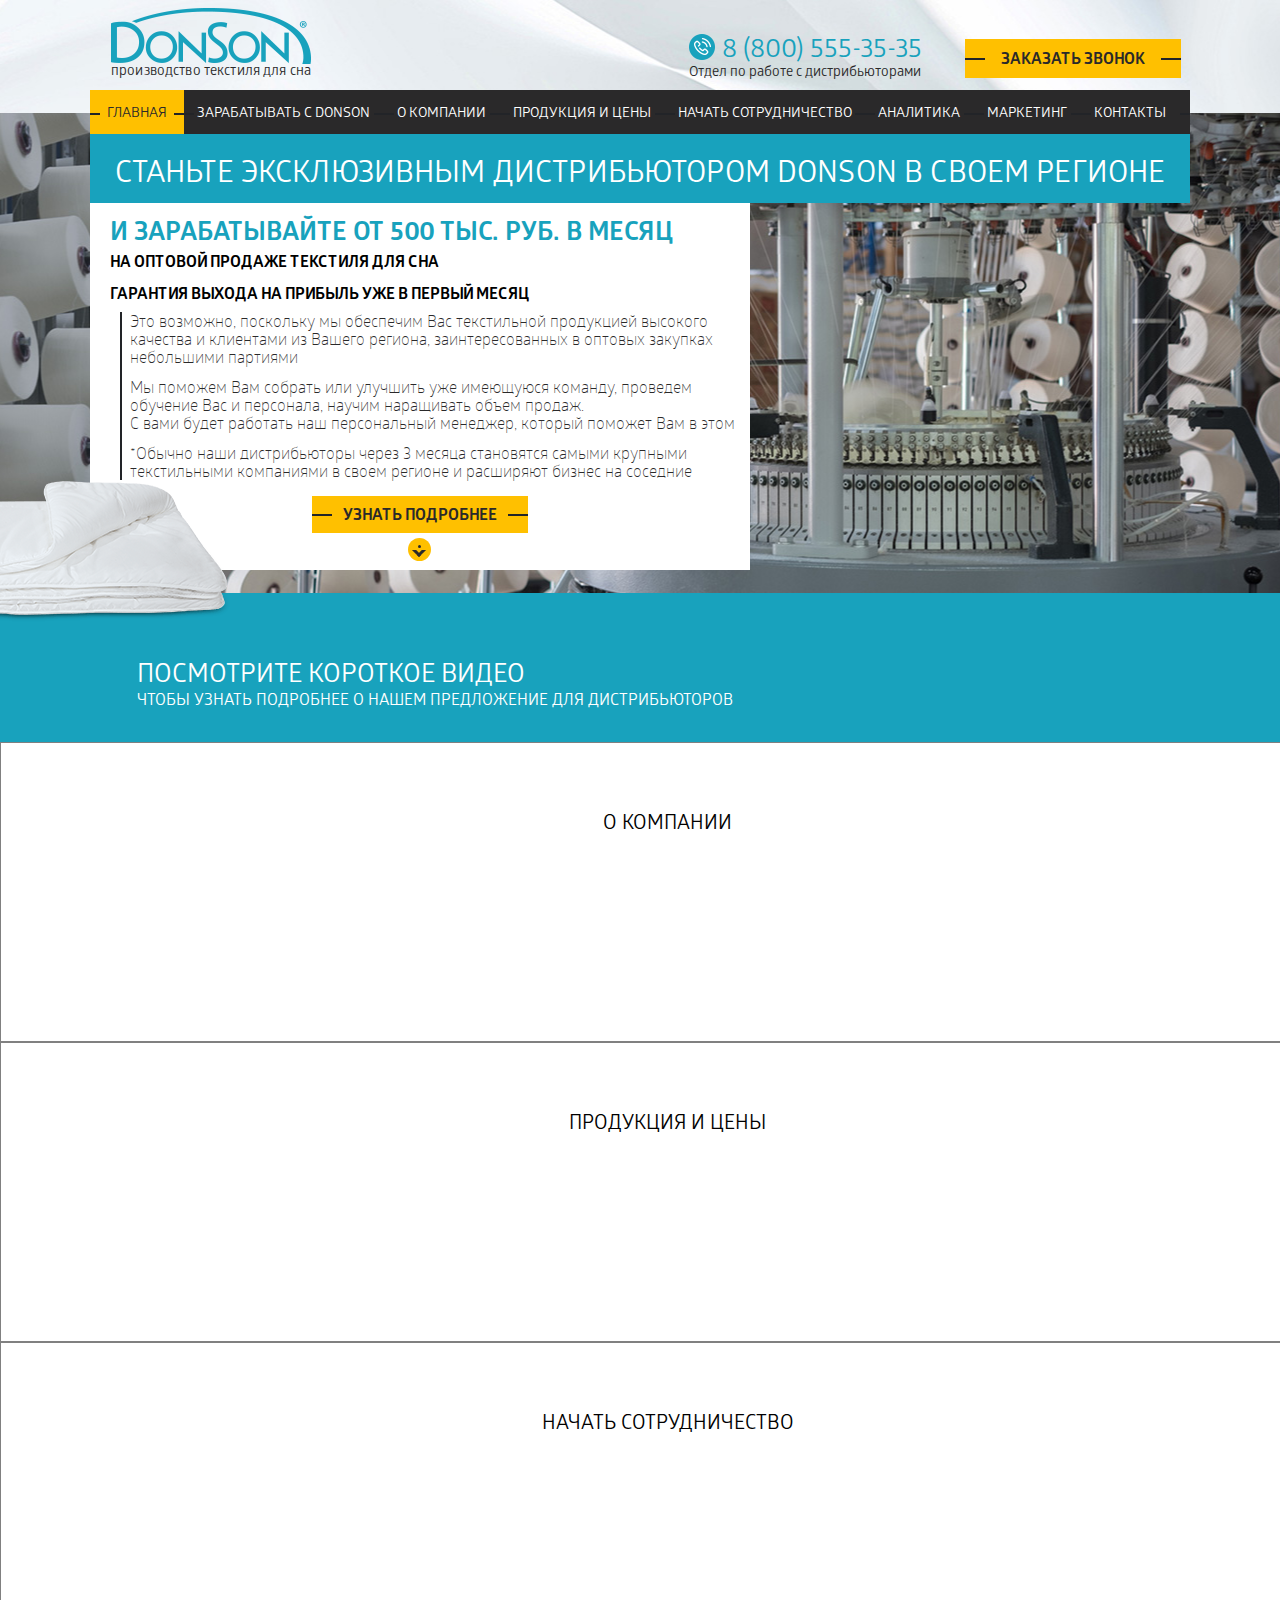
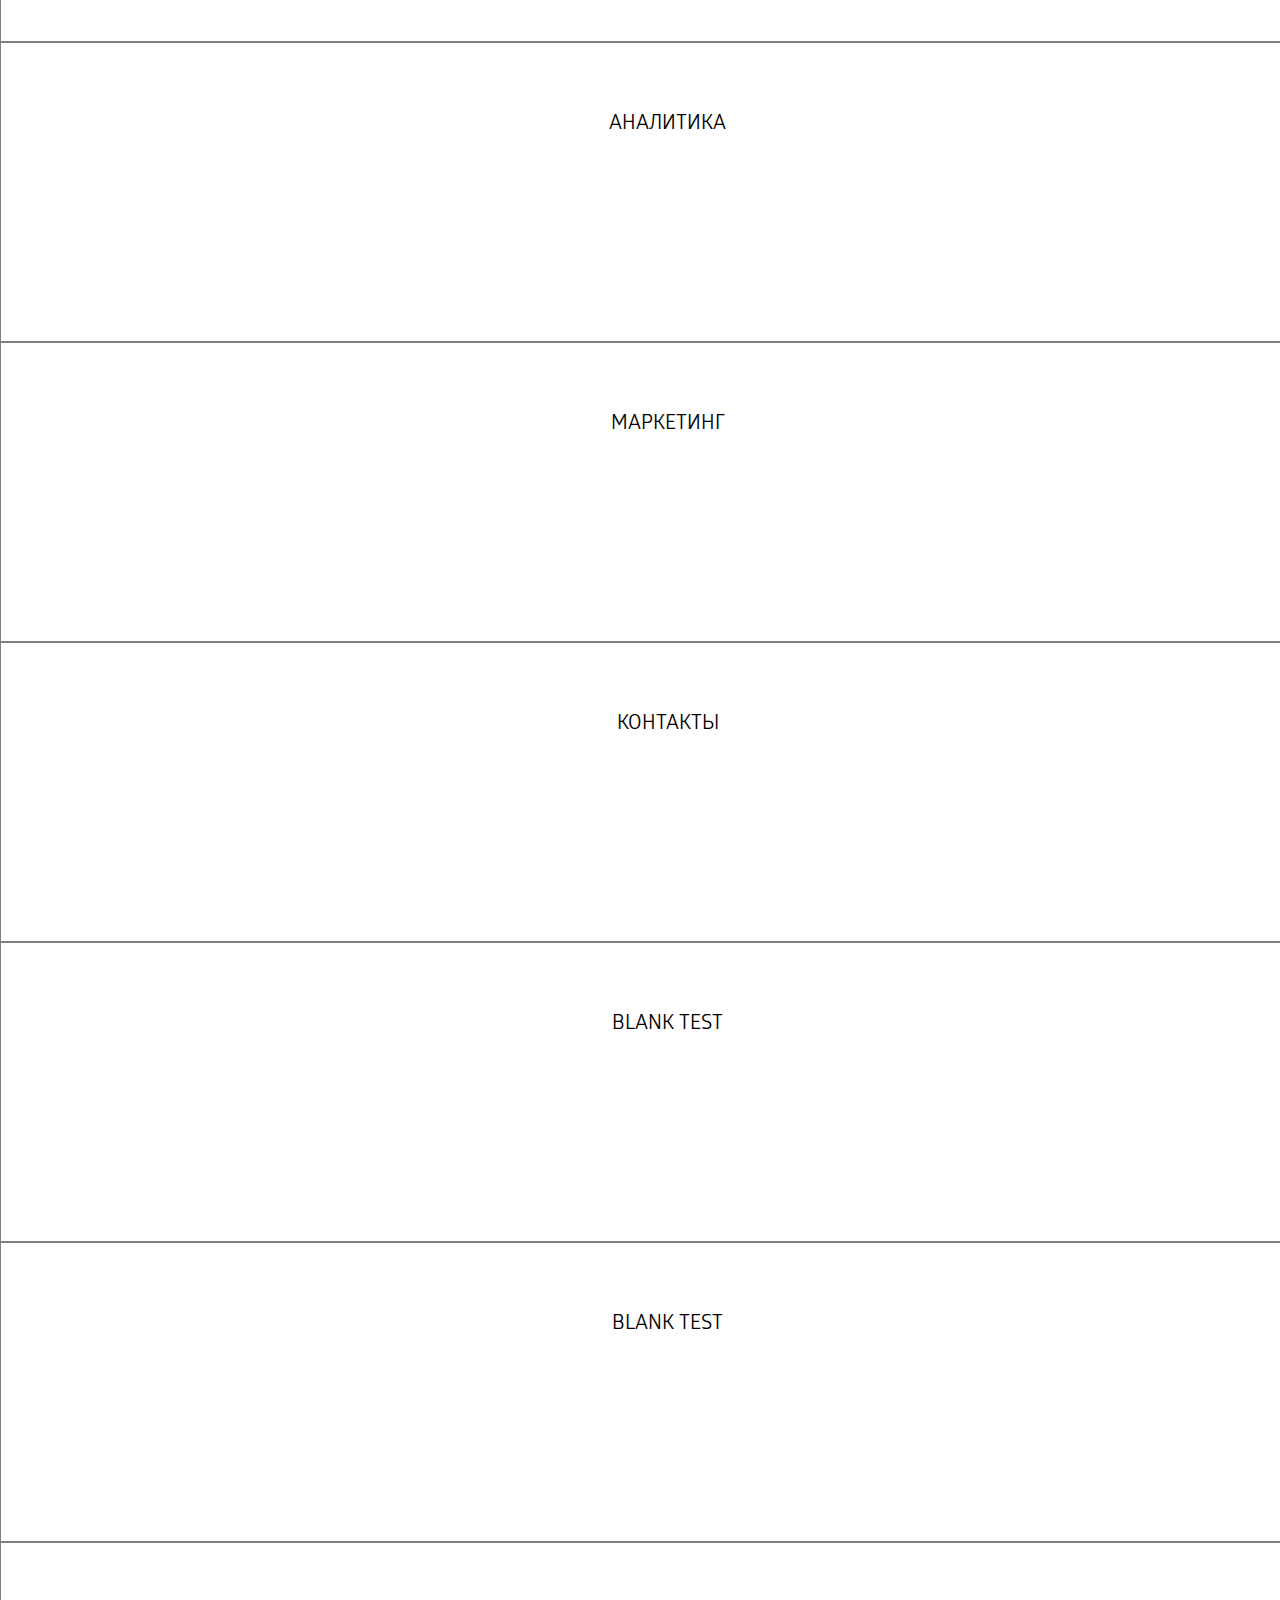
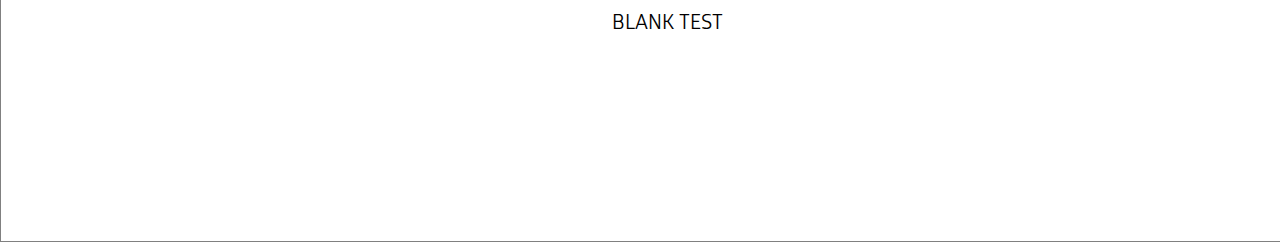
<file: donson-test/index.html>
<!DOCTYPE html>
<html lang="ru">
  <head>
    <meta charset="utf-8">
    <title>DonSon</title>
    <link href="css/style.min.css" rel="stylesheet">
  </head>
  <body>
    <header class="page-header" id="top">
      <div class="page-header__top container">
        <a class="page-header__logo">
          <img class="page-header__logo-image" src="img/logo.png" width="200" height="56">
          <p class="page-header__logo-text">производство текстиля для сна</p>
        </a>
        <div class="page-header__phone-wrapper">
          <p class="page-header__phone">8 (800) 555-35-35</p>
          <p class="page-header__phone-text">Отдел по работе с дистрибьюторами</p>
        </div>
        <a class="page-header__call-order" href="#">Заказать звонок</a>
      </div>
      <nav class="page-header__nav main-nav container">
        <ul class="main-nav__list main-menu">
          <li class="main-menu__item main-menu__item--active">
            <a class="main-menu__link" href="#top">Главная</a>
          </li>
          <li class="main-menu__item">
            <a class="main-menu__link" href="#video">Зарабатывать с donson</a>
          </li>
          <li class="main-menu__item">
            <a class="main-menu__link" href="#block1">О компании</a>
          </li>
          <li class="main-menu__item">
            <a class="main-menu__link" href="#block2">Продукция и цены</a>
          </li>
          <li class="main-menu__item">
            <a class="main-menu__link" href="#block3">Начать сотрудничество</a>
          </li>
          <li class="main-menu__item">
            <a class="main-menu__link" href="#block4">Аналитика</a>
          </li>
          <li class="main-menu__item">
            <a class="main-menu__link" href="#block5">Маркетинг</a>
          </li>
          <li class="main-menu__item">
            <a class="main-menu__link" href="#block6">Контакты</a>
          </li>
        </ul>
      </nav>
    </header>
    <main class="page-main">
      <h1 class="visually-hidden">DonSon - производство текстиля для сна</h1>
      <section class="banner">
        <div class="container">
          <p class="banner__title">Станьте эксклюзивным дистрибьютором DonSon в своем регионе</p>
          <div class="banner__wrapper text-banner">
            <p class="text-banner__title">и зарабатывайте от 500 тыс. руб. в месяц</p>
            <p class="text-banner__title-text">на оптовой продаже текстиля для сна</p>
            <p class="text-banner__title-text">гарантия выхода на прибыль уже в первый месяц</p>
            <div class="text-banner__main-text-wrapper">
              <p class="text-banner__text">Это возможно, поскольку мы обеспечим Вас текстильной продукцией высокого качества  и клиентами из Вашего региона, заинтересованных в оптовых закупках небольшими партиями</p>
              <p class="text-banner__text">Мы поможем Вам собрать или улучшить уже имеющуюся команду, проведем обучение Вас и персонала, научим наращивать объем продаж.<br> С вами будет работать наш персональный менеджер, который поможет Вам в этом</p>
              <p class="text-banner__text">*Обычно наши дистрибьюторы через 3 месяца становятся самыми крупными текстильными компаниями в своем регионе и расширяют бизнес на соседние</p>
            </div>
            <a class="banner__link" href="#video">
              узнать подробнее
              <span class="banner__link-arrow"></span>
            </a>
          </div>
        </div>
      </section>
      <section class="short-video" id="video">
        <div class="short-video__description container">
          <p class="short-video__text1">Посмотрите короткое видео</p>
          <p class="short-video__text2">чтобы узнать подробнее о нашем предложение для Дистрибьюторов</p>
        </div>
      </section>
      <section class="page-main__block" id="block1">
        <p>О компании</p>
      </section>
      <section class="page-main__block" id="block2">
        <p>Продукция и цены</p>
      </section>
      <section class="page-main__block" id="block3">
        <p>Начать сотрудничество</p>
      </section>
      <section class="page-main__block" id="block4">
        <p>Аналитика</p>
      </section>
      <section class="page-main__block" id="block5">
        <p>Маркетинг</p>
      </section>
      <section class="page-main__block" id="block6">
        <p>Контакты</p>
      </section>
      <section class="page-main__block">
        <p>blank test</p>
      </section>
      <section class="page-main__block">
        <p>blank test</p>
      </section>
      <section class="page-main__block">
        <p>blank test</p>
      </section>
    </main>
    <section class="modal">
      <h2 class="modal__title">Заказ обратного звонка</h2>
      <form class="modal__form form" action="https://echo.htmlacademy.ru" method="post">
        <label class="visually-hidden" for="form-name">Ваше имя</label>
        <input class="form__input form__input--name" type="text" name="name" id="form-name" placeholder="Имя" pattern="([A-Za-zА-Яа-я0-9-]+)"required>
        <label class="visually-hidden" for="form-email">Ваш email</label>
        <input class="form__input form__input--email" type="email" name="email" id="form-email" pattern="(\w+@[a-zA-Z_]+?\.[a-zA-Z]{2,6})" placeholder="EMAIL" required>
        <label class="visually-hidden" for="form-phone">Ваш email</label>
        <input class="form__input form__input--phone" type="tel" name="phone" id="form-phone" placeholder="+7(___) ___-__-__" pattern="\+7 \([0-9]{3}\) [0-9]{3}-[0-9]{2}-[0-9]{2}" value="+7 (___) ___-__-__" required>

        <button type="submit" class="modal__submit">Отправить</button>
      </form>
      <button type="button" class="modal__close">Закрыть</button>
    </section>
    <div class="overlay"></div>
    <script src="js/script.js"></script>
  </body>
</html>
</file>
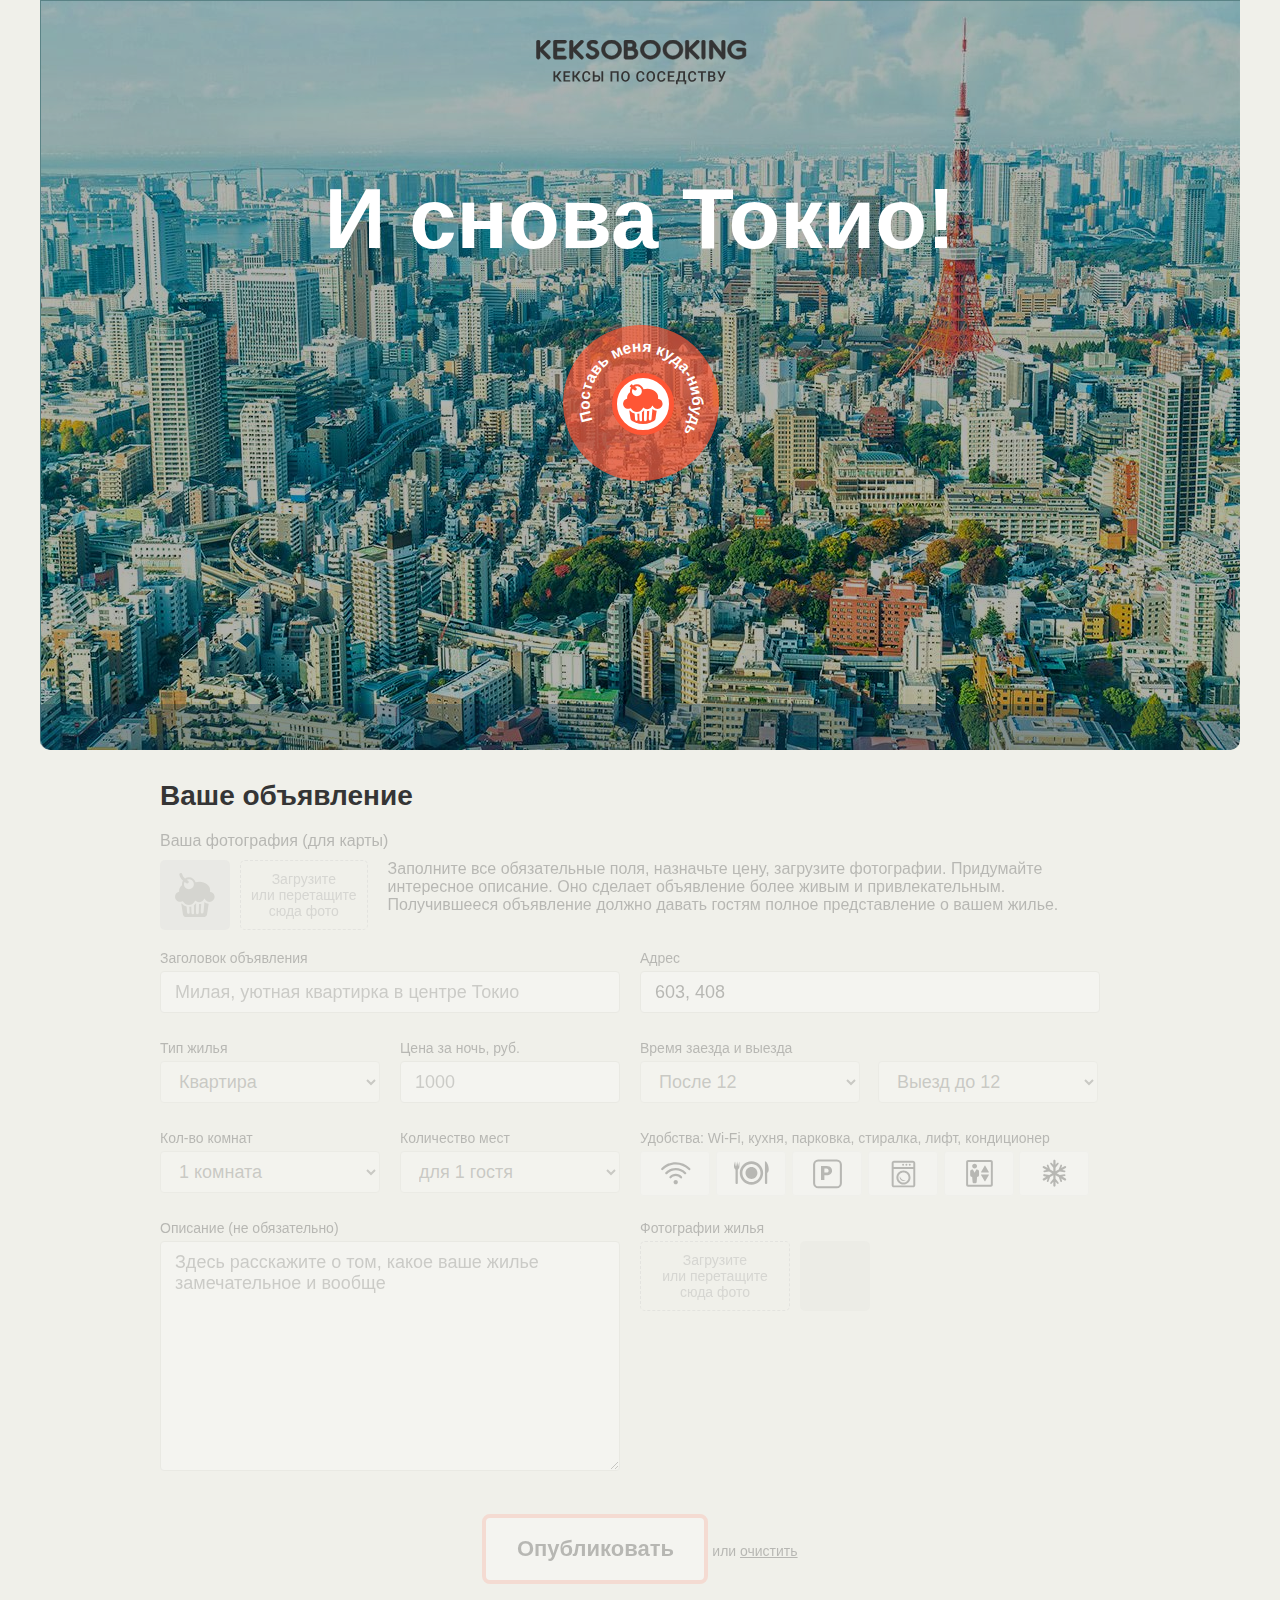
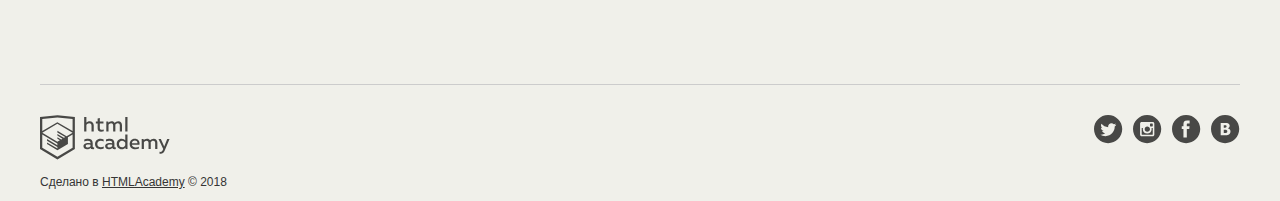
<file: keksobooking/index.html>
<!DOCTYPE html>
<html lang="ru">
<head>
  <meta charset="utf-8">
  <link rel="stylesheet" href="css/normalize.css">
  <link rel="stylesheet" href="css/style.css">
  <link rel="shortcut icon" href="favicon.ico" type="image/x-icon">
  <title>Кексобукинг</title>
</head>
<body>

  <main>
    <div class="promo">
      <h1 class="promo__title visually-hidden">Keksobooking. Кексы по соседству</h1>
      <img src="img/keksobooking.svg" alt="Keksobooking. Кексы по соседству" width="215" height="45">
    </div>

    <section class="map map--faded">
      <div class="map__pins">
        <div class="map__overlay">
          <h2 class="map__title">И снова Токио!</h2>
        </div>

        <button class="map__pin map__pin--main" style="left: 570px; top: 375px;">
          <img src="img/muffin-red.svg" width="40" height="44" draggable="false" alt="Метка объявления">
          <svg viewBox="0 0 70 70" width="156" height="156" aria-label="Метка для поиска жилья">
            <defs>
              <path d="M35,35m-23,0a23,23 0 1,1 46,0a23,23 0 1,1 -46,0" id="tophalf" />
            </defs>
            <ellipse cx="35" cy="35" rx="35" ry="35" fill="rgba(255, 86, 53, 0.7)" />
            <text><textPath xlink:href="#tophalf" startOffset="0">Поставь меня куда-нибудь</textPath></text>
          </svg>
        </button>
      </div>

      <div class="map__filters-container">
        <form action="#" class="map__filters" autocomplete="off">
          <select name="housing-type" id="housing-type" class="map__filter">
            <option value="any" selected>Любой тип жилья</option>
            <option value="palace">Дворец</option>
            <option value="flat">Квартира</option>
            <option value="house">Дом</option>
            <option value="bungalo">Бунгало</option>
          </select>

          <select name="housing-price" id="housing-price" class="map__filter">
            <option value="any" selected>Любая</option>
            <option value="middle">10000 - 50000&#x20bd;</option>
            <option value="low">до 10000&#x20bd;</option>
            <option value="high">от 50000&#x20bd;</option>
          </select>

          <select name="housing-rooms" id="housing-rooms" class="map__filter">
            <option value="any" selected>Любое число комнат</option>
            <option value="1">Одна комната</option>
            <option value="2">Две комнаты</option>
            <option value="3">Три комнаты</option>
          </select>

          <select name="housing-guests" id="housing-guests" class="map__filter">
            <option value="any" selected>Любое число гостей</option>
            <option value="2">Два гостя</option>
            <option value="1">Один гость</option>
            <option value="0">Не для гостей</option>
          </select>

          <fieldset id="housing-features" class="map__features">
            <input type="checkbox" name="features" value="wifi" id="filter-wifi" class="map__checkbox visually-hidden">
            <label class="map__feature map__feature--wifi" for="filter-wifi">Wi-Fi</label>

            <input type="checkbox" name="features" value="dishwasher" id="filter-dishwasher" class="map__checkbox visually-hidden">
            <label class="map__feature map__feature--dishwasher" for="filter-dishwasher">Посудомоечная машина</label>

            <input type="checkbox" name="features" value="parking" id="filter-parking" class="map__checkbox visually-hidden">
            <label class="map__feature map__feature--parking" for="filter-parking">Парковка</label>

            <input type="checkbox" name="features" value="washer" id="filter-washer" class="map__checkbox visually-hidden">
            <label class="map__feature map__feature--washer" for="filter-washer">Стиральная машина</label>

            <input type="checkbox" name="features" value="elevator" id="filter-elevator" class="map__checkbox visually-hidden">
            <label class="map__feature map__feature--elevator" for="filter-elevator">Лифт</label>

            <input type="checkbox" name="features" value="conditioner" id="filter-conditioner" class="map__checkbox visually-hidden">
            <label class="map__feature map__feature--conditioner" for="filter-conditioner">Кондиционер</label>
           </fieldset>
        </form>
      </div>
    </section>

    <section class="notice">
      <h2 class="notice__title">Ваше объявление</h2>

      <form class="ad-form ad-form--disabled" method="post" enctype="multipart/form-data" autocomplete="off" action="https://js.dump.academy/keksobooking">
        <fieldset class="ad-form-header">
          <legend class="ad-form-header__title">Ваша фотография (для карты)</legend>
          <div class="ad-form-header__upload">
            <div class="ad-form-header__preview">
              <img src="img/muffin-grey.svg" alt="Аватар пользователя" width="40" height="44">
            </div>
            <div class="ad-form__field">
              <input type="file" id="avatar" name="avatar" class="ad-form-header__input visually-hidden" accept="image/*">
              <label class="ad-form-header__drop-zone" for="avatar">Загрузите или&nbsp;перетащите сюда фото</label>
            </div>
            <p class="ad-form-header__info">Заполните все обязательные поля, назначьте цену, загрузите фотографии. Придумайте интересное описание. Оно сделает объявление более живым и привлекательным. Получившееся объявление должно давать гостям полное представление о вашем жилье.</p>
          </div>
        </fieldset>

        <fieldset class="ad-form__element ad-form__element--wide">
          <label class="ad-form__label" for="title">Заголовок объявления</label>
          <input id="title" name="title" type="text" placeholder="Милая, уютная квартирка в центре Токио" minlength="30" maxlength="100" required>
        </fieldset>

        <fieldset class="ad-form__element ad-form__element--wide">
          <label class="ad-form__label" for="address">Адрес</label>
          <input id="address" name="address" type="text" readonly>
        </fieldset>

        <fieldset class="ad-form__element">
          <label class="ad-form__label" for="type">Тип жилья</label>
          <select id="type" name="type">
            <option value="bungalo">Бунгало</option>
            <option value="flat" selected>Квартира</option>
            <option value="house">Дом</option>
            <option value="palace">Дворец</option>
          </select>
        </fieldset>

        <fieldset class="ad-form__element">
          <label class="ad-form__label" for="price">Цена за ночь, руб.</label>
          <input id="price" name="price" type="number" placeholder="1000" min="1000" max="1000000" required>
        </fieldset>

        <fieldset class="ad-form__element ad-form__element--time">
          <label class="ad-form__label" for="timein">Время заезда и выезда</label>
          <select id="timein" name="timein">
            <option value="12:00" selected>После 12</option>
            <option value="13:00">После 13</option>
            <option value="14:00">После 14</option>
          </select>
          <select id="timeout" name="timeout" title="Time to go out">
            <option value="12:00" selected>Выезд до 12</option>
            <option value="13:00">Выезд до 13</option>
            <option value="14:00">Выезд до 14</option>
          </select>
        </fieldset>

        <fieldset class="ad-form__element">
          <label class="ad-form__label" for="room_number">Кол-во комнат</label>
          <select id="room_number" name="rooms">
            <option value="1" selected>1 комната</option>
            <option value="2">2 комнаты</option>
            <option value="3">3 комнаты</option>
            <option value="100">100 комнат</option>
          </select>
        </fieldset>

        <fieldset class="ad-form__element">
          <label class="ad-form__label" for="capacity">Количество мест</label>
          <select id="capacity" name="capacity">
            <option value="3">для 3 гостей</option>
            <option value="2">для 2 гостей</option>
            <option value="1" selected>для 1 гостя</option>
            <option value="0">не для гостей</option>
          </select>
        </fieldset>

        <fieldset class="ad-form__element ad-form__element--wide features">
          <legend>Удобства: Wi-Fi, кухня, парковка, стиралка, лифт, кондиционер</legend>

          <input type="checkbox" name="features" value="wifi" id="feature-wifi" class="feature__checkbox visually-hidden">
          <label class="feature feature--wifi" for="feature-wifi">Wi-Fi</label>

          <input type="checkbox" name="features" value="dishwasher" id="feature-dishwasher" class="feature__checkbox visually-hidden">
          <label class="feature feature--dishwasher" for="feature-dishwasher">Посудомоечная машина</label>

          <input type="checkbox" name="features" value="parking" id="feature-parking" class="feature__checkbox visually-hidden">
          <label class="feature feature--parking" for="feature-parking">Парковка</label>

          <input type="checkbox" name="features" value="washer" id="feature-washer" class="feature__checkbox visually-hidden">
          <label class="feature feature--washer" for="feature-washer">Стиральная машина</label>

          <input type="checkbox" name="features" value="elevator" id="feature-elevator" class="feature__checkbox visually-hidden">
          <label class="feature feature--elevator" for="feature-elevator">Лифт</label>

          <input type="checkbox" name="features" value="conditioner" id="feature-conditioner" class="feature__checkbox visually-hidden">
          <label class="feature feature--conditioner" for="feature-conditioner">Кондиционер</label>
        </fieldset>

        <fieldset class="ad-form__element ad-form__element--wide">
          <label class="ad-form__label" for="description">Описание (не обязательно)</label>
          <textarea id="description" name="description" placeholder="Здесь расскажите о том, какое ваше жилье замечательное и вообще"></textarea>
        </fieldset>

        <fieldset class="ad-form__element ad-form__element--wide">
          <label class="ad-form__label">Фотографии жилья</label>
          <div class="ad-form__photo-container">
            <div class="ad-form__upload">
              <input type="file" id="images" name="images" class="ad-form__input visually-hidden"  accept="image/*" multiple>
              <label for="images" class="ad-form__drop-zone">Загрузите или&nbsp;перетащите сюда фото</label>
            </div>
            <div class="ad-form__photo"></div>
          </div>
        </fieldset>

        <fieldset class="ad-form__element ad-form__element--submit">
          <button class="ad-form__submit" type="submit">Опубликовать</button>
          или <button class="ad-form__reset" type="reset">очистить</button>
        </fieldset>
      </form>
    </section>

    <div class="success hidden">
      <p class="success__message">Ваше объявление<br>успешно размещено!</p>
    </div>
  </main>

  <footer class="footer container">
    <div class="footer__copyright copyright">
      <a class="copyright__link copyright__link--image" href="https://htmlacademy.ru/intensive/javascript">
        <img src="img/htmla-logo.svg" width="130" height="45" alt="HTML Academy" class="copyright__logo">
      </a>
      <p>Сделано в <a class="copyright__link copyright__link--text" href="https://htmlacademy.ru/intensive/javascript">HTMLAcademy</a> &copy; 2018</p>
    </div>

    <ul class="footer__contacts contacts">
      <li>
        <a href="https://twitter.com/htmlacademy_ru" class="contacts__link contacts__link--twitter">Twitter</a>
      </li>
      <li>
        <a href="https://www.instagram.com/htmlacademy/" class="contacts__link contacts__link--instagram">Instagtam</a>
      </li>
      <li>
        <a href="https://www.facebook.com/htmlacademy" class="contacts__link contacts__link--facebook">Facebook</a>
      </li>
      <li>
        <a href="https://vk.com/htmlacademy" class="contacts__link contacts__link--vk">VK</a>
      </li>
    </ul>
  </footer>

  <template>
    <article class="map__card popup">
      <img src="img/avatars/user01.png" class="popup__avatar" width="70" height="70" alt="Аватар пользователя">
      <button type="button" class="popup__close">Закрыть</button>
      <h3 class="popup__title">Уютное гнездышко для молодоженов</h3>
      <p class="popup__text popup__text--address">102-0082 Tōkyō-to, Chiyoda-ku, Ichibanchō, 14−3</p>
      <p class="popup__text popup__text--price">5200&#x20bd;<span>/ночь</span></p>
      <h4 class="popup__type">Квартира</h4>
      <p class="popup__text popup__text--capacity">2 комнаты для 3 гостей</p>
      <p class="popup__text popup__text--time">Заезд после 14:00, выезд до 10:00</p>
      <ul class="popup__features">
      </ul>
      <p class="popup__description">Великолепная квартира-студия в центре Токио. Подходит как туристам, так и бизнесменам. Квартира полностью укомплектована и недавно отремонтирована.</p>
      <div class="popup__photos">
      </div>
    </article>

    <button type="button" class="map__pin" style="left: 200px; top: 400px;"><img src="img/avatars/user07.png" width="40" height="40" draggable="false" alt="Метка объявления"></button>
  </template>

  <script src="js/image.js"></script>
  <script src="js/utils.js"></script>
  <script src="js/filter.js"></script>
  <script src="js/error.js"></script>
  <script src="js/backend.js"></script>
  <script src="js/card.js"></script>
  <script src="js/pin.js"></script>
  <script src="js/form.js"></script>
  <script src="js/map.js"></script>
</body>
</html>
</file>
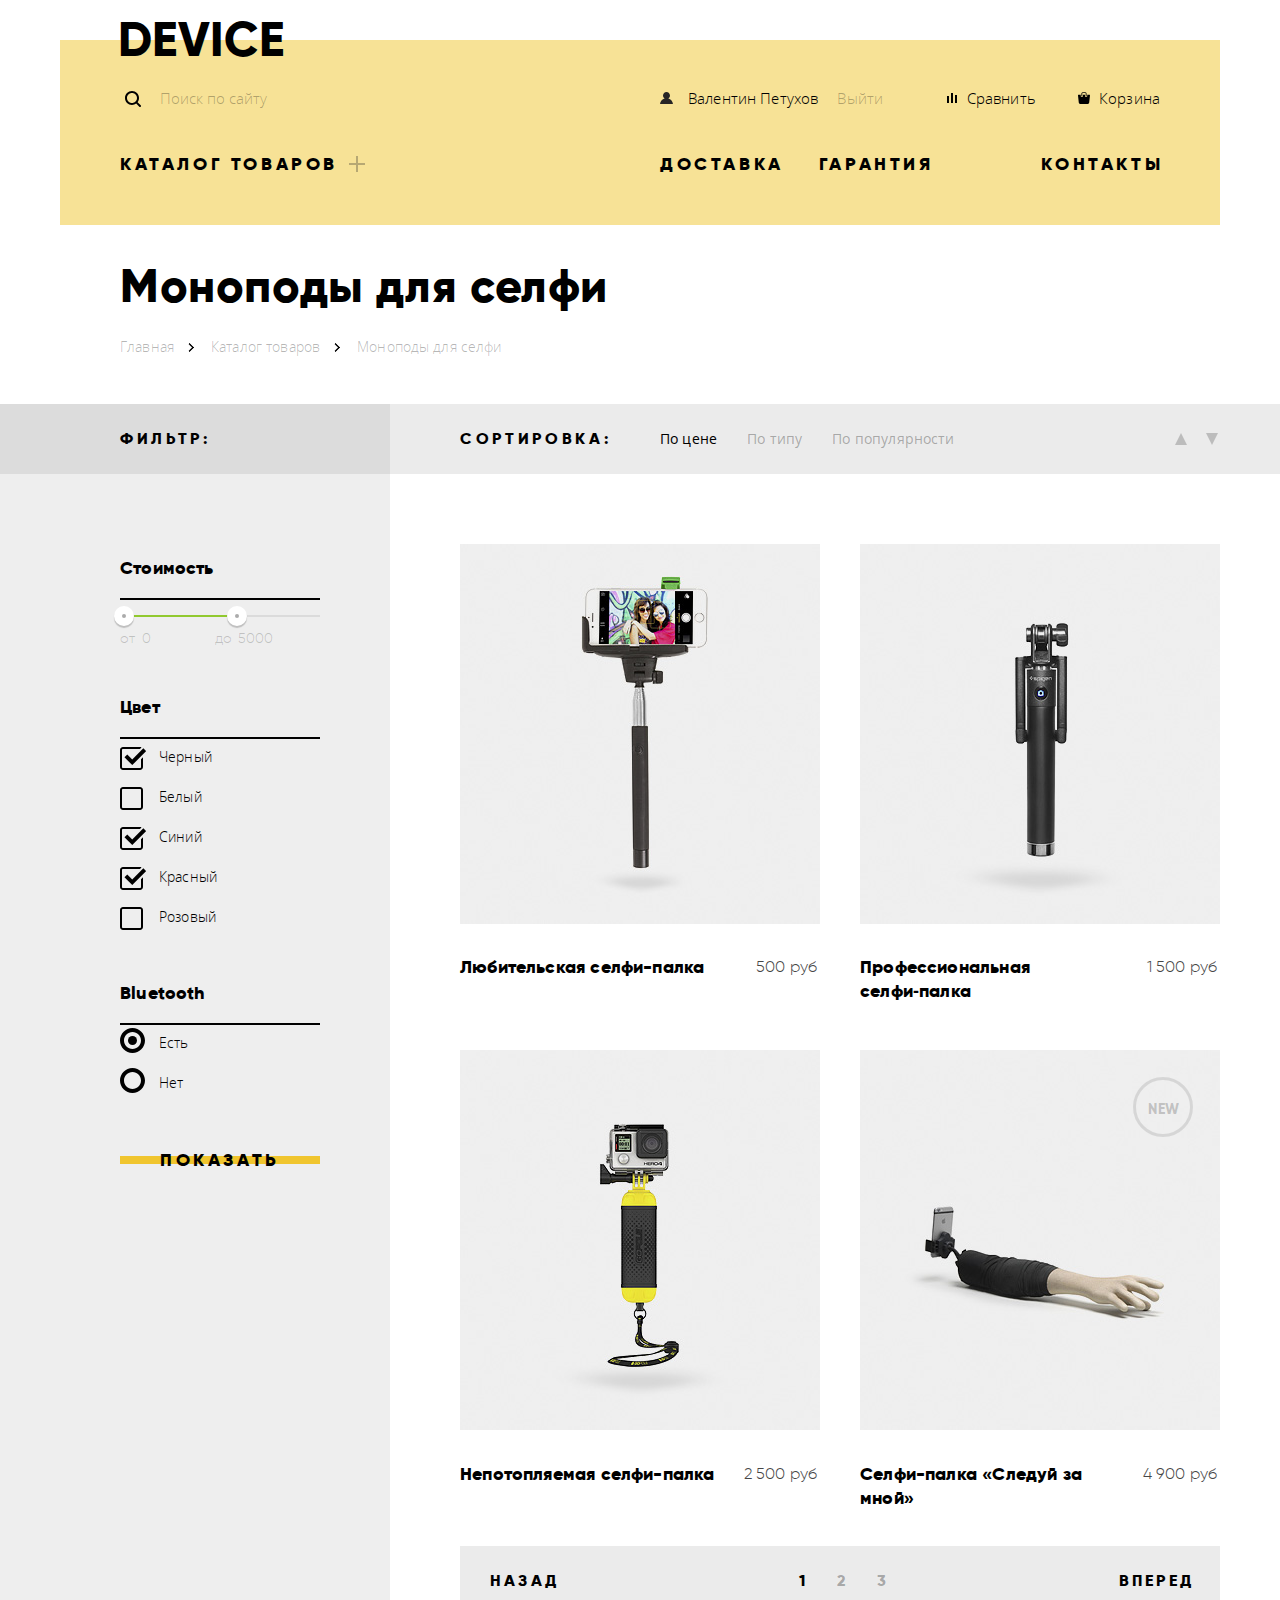
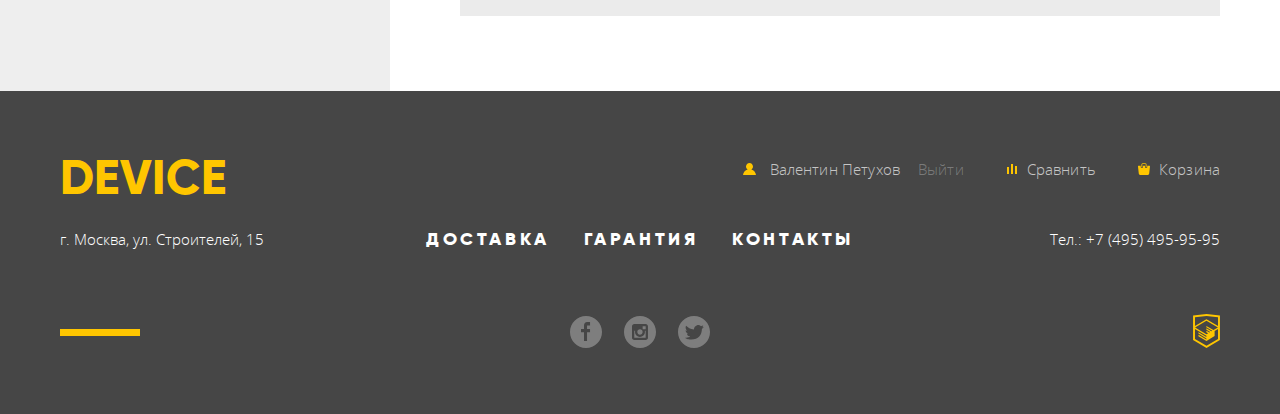
<file: device/catalog.html>
<!DOCTYPE html>
<html lang="ru">
  <head>
    <meta charset="utf-8">
    <meta name="format-detection" content="telephone=no">
    <title>HTML Academy: Девайс</title>
    <link href="css/normalize.min.css" rel="stylesheet">
    <link href="css/style.min.css" rel="stylesheet">
  </head>
  <body class="catalog-page">

    <div class="container">
      <header class="main-header">
        <div class="logo header-logo">
          <a href="index.html">device</a>
        </div>
        <div class="main-header-wrapper">
          <form class="search-form" action="http://echo.htmlacademy.ru" method="get">
            <label class="visually-hidden" for="search-form-input">Поле поиска</label>
            <input type="text" class="main-header-search" name="search-input" id="search-form-input" placeholder="Поиск по сайту">
            <button type="submit" class="button search-button">Найти</button>
          </form>
          <a class="main-header-user-link main-header-account" href="#">Валентин Петухов</a>
          <a class="main-header-user-link main-header-logout" href="#">Выйти</a>
          <a class="main-header-user-link main-header-compare" href="#">Сравнить</a>
          <a class="main-header-user-link main-header-cart" href="#">Корзина</a>
        </div>
        <nav class="main-header-navigation">
          <ul class="main-header-menu">
            <li class="main-header-menu-item">
              <a href="#">Каталог товаров</a>
              <div class="catalog-menu">
                <ul class="catalog-menu-list column-1">
                  <li class="catalog-menu-item"><a href="#">Виртуальная реальность</a></li>
                  <li class="catalog-menu-item"><a href="catalog.html">Моноподы для селфи</a></li>
                  <li class="catalog-menu-item"><a href="#">Экшн-камеры</a></li>
                </ul>
                <ul class="catalog-menu-list column-2">
                  <li class="catalog-menu-item"><a href="#">Фитнес-браслеты</a></li>
                  <li class="catalog-menu-item"><a href="#">Умные часы</a></li>
                </ul>
                <ul class="catalog-menu-list column-3">
                  <li class="catalog-menu-item"><a href="#">Квадрокоптеры</a></li>
                </ul>
              </div>
            </li>
            <li class="main-header-menu-item"><a href="#">Доставка</a></li>
            <li class="main-header-menu-item"><a href="#">Гарантия</a></li>
            <li class="main-header-menu-item"><a href="#">Контакты</a></li>
          </ul>
        </nav>
      </header>
    </div>
    <main class="main-container">
      <div class="container">
        <div class="crumbs">
          <h1 class="main-title">Моноподы для селфи</h1>
            <ul class="crumbs-list">
              <li class="crumbs-item">
                <a href="index.html">Главная</a>
              </li>
              <li class="crumbs-item">
                <a href="#">Каталог товаров</a>
              </li>
              <li class="crumbs-item">
                <a href="#">Моноподы для селфи</a>
              </li>
            </ul>
        </div>
      </div>
      <div class="catalog">
        <div class="catalog-header">
          <div class="container">
            <div class="filter-header">
              <h2>Фильтр:</h2>
            </div>
            <div class="catalog-sort">
              <h2>сортировка:</h2>
              <ul class="catalog-sort-links">
                <li class="catalog-sort-item current">
                  <a href="#">По цене</a>
                </li>
                <li class="catalog-sort-item">
                  <a href="#">По типу</a>
                </li>
                <li class="catalog-sort-item">
                  <a href="#">По популярности</a>
                </li>
                </ul>
                <ul class="catalog-sort-buttons">
                  <li><a href="#" class="arrow sort-up">по возрастанию</a></li>
                  <li><a href="#" class="arrow sort-down">по убыванию</a></li>
                </ul>
              </div>
          </div>
        </div>
        <div class="catalog-content">
          <div class="container">
            <aside class="left-side">
              <form class="filter-form" action="https://echo.htmlacademy.ru" method="post">
                <fieldset class="filter-group">
                  <legend>Стоимость</legend>
                  <div class="filter-price-range">
                    <div class="price-controls">
                      <div class="scale">
                        <div class="bar"></div>
                      </div>
                      <div class="range-toggle range-toggle-min"></div>
                      <div class="range-toggle range-toggle-max"></div>
                    </div>
                    <label class="price-label" for="filter-min-price">от</label>
                    <input class="price-value" type="text" name="min-price" id="filter-min-price" value="0">
                    <label class="price-label" for="filter-max-price">до</label>
                    <input class="price-value" type="text" name="max-price" id="filter-max-price" value="5000">
                  </div>
                </fieldset>
                <fieldset class="filter-group">
                  <legend>Цвет</legend>
                  <ul class="color-list">
                    <li class="color-list-item">
                      <input class="visually-hidden filter-input filter-input-checkbox" type="checkbox" name="black" id="filter-black" checked>
                      <label for="filter-black">Черный</label>
                    </li>
                    <li class="color-list-item">
                      <input class="visually-hidden filter-input filter-input-checkbox" type="checkbox" name="white" id="filter-white">
                      <label for="filter-white">Белый</label>
                    </li>
                    <li class="color-list-item">
                      <input class="visually-hidden filter-input filter-input-checkbox" type="checkbox" name="blue" id="filter-blue" checked>
                      <label for="filter-blue">Синий</label>
                    </li>
                    <li class="color-list-item">
                      <input class="visually-hidden filter-input filter-input-checkbox" type="checkbox" name="red" id="filter-red" checked>
                      <label for="filter-red">Красный</label>
                    </li>
                    <li class="color-list-item">
                      <input class="visually-hidden filter-input filter-input-checkbox" type="checkbox" name="pink" id="filter-pink">
                      <label for="filter-pink">Розовый</label>
                    </li>
                  </ul>
                </fieldset>
                <fieldset class="filter-group">
                  <legend>Bluetooth</legend>
                  <ul class="bluetooth-list">
                    <li class="bluetooth-item">
                      <input class="visually-hidden filter-input filter-input-radio" type="radio" name="bluetooth" value="yes" id="bluetooth-yes" checked>
                      <label for="bluetooth-yes">Есть</label>
                    </li>
                    <li class="bluetooth-item">
                      <input class="visually-hidden filter-input filter-input-radio" type="radio" name="bluetooth" value="no" id="bluetooth-no">
                      <label for="bluetooth-no">Нет</label>
                    </li>
                  </ul>
                </fieldset>
                <button type="submit" class="button">Показать</button>
              </form>
            </aside>
            <section class="catalog-products">
              <h2 class="visually-hidden">Товары</h2>
              <div class="products">
                <ul class="products-list">
                  <li class="product">
                    <div class="image-hover-wrapper">
                      <img width="360" height="380" src="img/item-1.jpg" alt="Любительская селфи-палка">
                      <div class="hover-links">
                        <button type="button" class="add-to-cart button">В корзину</button>
                        <button type="button" class="add-to-compare">Добавить к сравнению</button>
                      </div>
                    </div>
                    <div class="product-info-wrapper">
                      <a href="#">Любительская селфи-палка</a>
                      <p class="product-price">500 руб</p>
                    </div>

                  </li>
                  <li class="product">
                    <div class="image-hover-wrapper">
                      <img width="360" height="380" src="img/item-2.jpg" alt="Профессиональная селфи-палка">
                      <div class="hover-links">
                        <button type="button" class="add-to-cart button">В корзину</button>
                        <button type="button" class="add-to-compare">Добавить к сравнению</button>
                      </div>
                    </div>
                    <div class="product-info-wrapper">
                      <a href="#">Профессиональная селфи&#x2011;палка</a>
                      <p class="product-price">1 500 руб</p>
                    </div>
                  </li>
                  <li class="product">
                    <div class="image-hover-wrapper">
                      <img width="360" height="380" src="img/item-3.jpg" alt="Непотопляемая селфи-палка">
                      <div class="hover-links">
                        <button type="button" class="add-to-cart button">В корзину</button>
                        <button type="button" class="add-to-compare">Добавить к сравнению</button>
                      </div>
                    </div>
                    <div class="product-info-wrapper">
                      <a href="#">Непотопляемая селфи-палка</a>
                      <p class="product-price">2 500 руб</p>
                    </div>

                  </li>
                  <li class="product new">
                    <div class="image-hover-wrapper">
                      <img width="360" height="380" src="img/item-4.jpg" alt="Селфи-палка Следуй за мной">
                      <div class="hover-links">
                        <button type="button" class="add-to-cart button">В корзину</button>
                        <button type="button" class="add-to-compare">Добавить к сравнению</button>
                      </div>
                    </div>
                    <div class="product-info-wrapper">
                      <a href="#">Селфи-палка &laquo;Следуй за мной&raquo;</a>
                      <p class="product-price">4 900 руб</p>
                    </div>
                  </li>
                </ul>
              </div>
              <div class="catalog-nav">
                <ul class="pagination-list">
                  <li>
                    <a href="#" class="catalog-nav-button">назад</a>
                  </li>
                  <li>
                    <ul class="pages-list">
                      <li class="page current">
                        <a href="#">1</a>
                      </li>
                      <li class="page">
                        <a href="#">2</a>
                      </li>
                      <li class="page">
                        <a href="#">3</a>
                      </li>
                    </ul>
                  </li>
                  <li>
                    <a href="#" class="catalog-nav-button">вперед</a>
                  </li>
                </ul>
              </div>
            </section>
          </div>
        </div>
      </div>
    </main>
    <footer class="main-footer">
        <div class="container">
          <div class="footer-wrapper">
            <div class="logo footer-logo">
                <a href="index.html">device</a>
              </div>
            <div class="footer-links">
              <ul class="footer-links-list">
                <li class="footer-links-item"><a href="#" class="footer-account">Валентин Петухов</a></li>
                <li class="footer-links-item"><a href="#" class="footer-logout">Выйти</a></li>
                <li class="footer-links-item"><a href="#" class="footer-compare">Сравнить</a></li>
                <li class="footer-links-item"><a href="#" class="footer-cart">Корзина</a></li>
              </ul>
            </div>
          </div>
          <div class="footer-wrapper-center">
            <div class="footer-address">
              <p>г. Москва, ул. Строителей, 15</p>
            </div>
            <div class="footer-menu">
              <ul class="footer-menu-list">
                <li class="footer-menu-item"><a href="#">Доставка</a></li>
                <li class="footer-menu-item"><a href="#">Гарантия</a></li>
                <li class="footer-menu-item"><a href="#">Контакты</a></li>
              </ul>
            </div>
            <div class="footer-phone">
              <p>Тел.: +7 (495) 495-95-95</p>
            </div>
          </div>
          <div class="footer-wrapper-bottom">
            <div class="footer-decoration-line"></div>
            <div class="footer-social">
              <ul class="social-button-list">
                <li>
                  <a class="social-button" href="#">
                    <span class="visually-hidden">facebook</span>
                    <img src="img/fb.svg" width="32" height="32" alt="facebook">
                  </a>
                </li>
                <li>
                  <a class="social-button" href="#">
                    <span class="visually-hidden">instagram</span>
                    <img src="img/instagram.svg" width="32" height="32" alt="instagram">
                  </a>
                </li>
                <li>
                  <a class="social-button" href="#">
                    <span class="visually-hidden">twitter</span>
                    <img src="img/twitter.svg" width="32" height="32" alt="twitter">
                  </a>
                </li>
              </ul>
            </div>
            <a href="https://htmlacademy.ru/intensive/htmlcss" class="footer-academy-logo" title="Интенсивный онлайн-курс «HTML и CSS, уровень 1» — HTML Academy"><img src="img/logo-html.svg" width="27" height="34" alt="лого академии"></a>
          </div>
        </div>
      </footer>

    <section class="modal modal-write-us">
      <h2 class="visually-hidden">Форма обратной связи</h2>
      <form class="write-us-form" action="https://echo.htmlacademy.ru" method="post">
        <div class="form-input-wrapper">
          <div class="wrapper-column">
            <label class="write-us-label" for="write-us-name">Ваше имя:</label>
            <input type="text" class="write-as-input" name="name" id="write-us-name" placeholder="Имя Фамилия">
          </div>
          <div class="wrapper-column">
            <label class="write-us-label" for="write-us-email">Ваш e-mail:</label>
            <input type="email" class="write-as-input" name="email" id="write-us-email" placeholder="email@example.com">
          </div>
        </div>
        <label class="write-us-label" for="write-us-text">Текст письма:</label>
        <textarea class="write-as-textarea" name="text" id="write-us-text" placeholder="В свободной форме"></textarea>
        <button type="submit" class="button">Отправить</button>
      </form>
      <button type="button" class="modal-close">Закрыть</button>
    </section>
    <section class="modal modal-map">
      <h2 class="visually-hidden">Карта</h2>
      <img src="img/map-big.jpg" alt="Улица строителей, 15" width="950" height="559">
      <button type="button" class="modal-close">Закрыть</button>
    </section>
    <script src="js/popup.min.js"></script>
  </body>
</html>
</file>
<file: keksobooking/css/style.css>
@font-face {
  font-family: "Roboto";
  src: url("../fonts/Roboto-Bold.woff2") format("woff2"),
      url("../fonts/Roboto-Bold.woff") format("woff");
  font-weight: 900;
  font-style: normal;
  font-display: swap;
}

@font-face {
  font-family: "Roboto";
  src: url("../fonts/Roboto-Regular.woff2") format("woff2"),
      url("../fonts/Roboto-Regular.woff") format("woff");
  font-weight: 400;
  font-style: normal;
  font-display: swap;
}

@font-face {
  font-family: "Roboto";
  src: url("../fonts/Roboto-Medium.woff2") format("woff2"),
      url("../fonts/Roboto-Medium.woff") format("woff");
  font-weight: 500;
  font-style: normal;
  font-display: swap;
}

*,
*::before,
*::after {
  -webkit-box-sizing: border-box;
          box-sizing: border-box;
}

.content-box-component {
  -webkit-box-sizing: content-box;
          box-sizing: content-box;
}

.visually-hidden {
  position: absolute;

  width: 1px;
  height: 1px;
  margin: -1px;
  border: 0;
  padding: 0;

  white-space: nowrap;

  -webkit-clip-path: inset(100%);

          clip-path: inset(100%);
  clip: rect(0 0 0 0);
  overflow: hidden;
}

.hidden {
  display: none;
}

body {
  max-width: 1200px;
  margin: 0 auto;

  color: #353535;
  font-family: "Roboto", "Arial", sans-serif;
  font-size: 16px;

  background-color: #f0f0ea;
}

fieldset {
  margin: 0;
  padding: 0;

  border: 0;
}


/* Map */

.promo {
  position: absolute;
  z-index: 1;
  top: 40px;
  left: 50%;

  width: 211px;
  height: 45px;

  -webkit-transform: translateX(-50%);

      -ms-transform: translateX(-50%);

          transform: translateX(-50%);
}

.map {
  position: relative;

  display: -webkit-box;

  display: -ms-flexbox;

  display: flex;
  -webkit-box-align: end;
      -ms-flex-align: end;
          align-items: flex-end;
  -webkit-box-orient: vertical;
  -webkit-box-direction: normal;
      -ms-flex-direction: column;
          flex-direction: column;
  overflow: hidden;

  height: 750px;

  background-color: #82bcc0;
  background-image: url("../img/map.jpg");
  background-repeat: no-repeat;
  background-position: center bottom;

  border-radius: 0 0 10px 10px;
}

.map__pins {
  position: relative;
  width: 100%;
  -webkit-box-flex: 1;
      -ms-flex-positive: 1;
          flex-grow: 1;
}

.map__overlay {
  position: absolute;

  width: 100%;
  height: 100%;

  -webkit-transition: opacity 300ms ease-in;

  -o-transition: opacity 300ms ease-in;

  transition: opacity 300ms ease-in;

  opacity: 0;
  background-color: rgba(0, 0, 0, 0.3);
}

.map__title {
  width: 100%;
  margin: 0;
  padding: 0;
  margin-top: 170px;

  font-size: 85px;
  font-weight: 700;
  text-align: center;
  color: #ffffff;
}

.map--faded .map__overlay {
  opacity: 1;
}

.map__pin {
  position: absolute;
  z-index: 1;

  width: 50px;
  height: 70px;
  margin: 0;
  padding: 0;

  border: 0;
  background: none;
}

.map__pin:focus {
  outline: none;
  -webkit-filter: drop-shadow(0 0 5px red);
          filter: drop-shadow(0 0 5px red);
}

.map__pin img {
  position: absolute;
  z-index: 1;

  top: 5px;
  left: 0;
  right: 0;
  margin: auto;

  border-radius: 50%;
}

.map__pin:not(.map__pin--main)::after {
  content: "";
  position: absolute;

  width: 50px;
  height: 70px;

  top: 0;
  left: 0;

  background-image: url("../img/pins.svg");
  background-repeat: no-repeat;
  background-position: 0 -9px;
}

.map__pin:not(.map__pin--main):hover::after,
.map__pin:not(.map__pin--main):active::after,
.map__pin--active:not(.map__pin--main)::after {
  background-position: 0 -88px;
}

.map__pin:active img,
.map__pin--active img {
  -webkit-box-shadow: 0 0 15px 15px rgba(255, 86, 53, 0.7);
          box-shadow: 0 0 15px 15px rgba(255, 86, 53, 0.7);
}

.map__pin--main {
  width: 65px;
  height: 65px;

  cursor: move;
}

.map__pin--main img {
  position: relative;
  z-index: 1;

  padding: 2px 6px 6px;

  -webkit-transform: translateY(-7px);

      -ms-transform: translateY(-7px);

          transform: translateY(-7px);

  border: solid 5px #ff5635;
  border-radius: 50%;
  background-color: #ffffff;

  -webkit-box-sizing: content-box;

          box-sizing: content-box;
}

.map__pin--main:active img,
.map__pin--main--active img {
  background-color: #ffffff;
}

.map__pin--main svg {
  position: absolute;
  z-index: 0;
  top: -50px;
  left: -47px;

  width: 156px;
  height: 156px;

  -webkit-transition: -webkit-transform 300ms ease-in;

  transition: -webkit-transform 300ms ease-in;

  -o-transition: transform 300ms ease-in;

  transition: transform 300ms ease-in;

  transition: transform 300ms ease-in, -webkit-transform 300ms ease-in;
  -webkit-transform: rotate(120deg) scale(0);
      -ms-transform: rotate(120deg) scale(0);
          transform: rotate(120deg) scale(0);
  -webkit-transform-origin: 78px 78px;
      -ms-transform-origin: 78px 78px;
          transform-origin: 78px 78px;
}

.map__pin--main:hover ellipse {
  fill: rgba(255, 86, 53, 0.9);
}

.map__pin--main::after {
  position: absolute;
  top: 100%;
  left: 50%;

  width: 0;
  height: 0;

  content: "";

  border: solid 5px transparent;
  border-top: solid 18px #fff;
  border-bottom: 0;

  -webkit-transition: -webkit-transform 300ms ease-in;

  transition: -webkit-transform 300ms ease-in;

  -o-transition: transform 300ms ease-in;

  transition: transform 300ms ease-in;

  transition: transform 300ms ease-in, -webkit-transform 300ms ease-in;
  -webkit-transform: translate(-50%, -6px);
      -ms-transform: translate(-50%, -6px);
          transform: translate(-50%, -6px);

  border-top-width: 22px;
  border-top-color: #ff5635;
}

.map--faded .map__pin--main svg {
  -webkit-transform: rotate(-20deg) scale(1);
      -ms-transform: rotate(-20deg) scale(1);
          transform: rotate(-20deg) scale(1);
}

.map--faded .map__pin--main::after {
  -webkit-transform: translate(-50%, -30px);
      -ms-transform: translate(-50%, -30px);
          transform: translate(-50%, -30px);
}

.map__pin--main text {
  font-size: 7px;
  font-weight: 700;

  fill: #ffffff;
}


/* Фильтры */

.map__filters-container {
  width: 100%;
  background-color: rgba(3, 28, 45, 0.5);
}

.map__filters {
  display: -webkit-box;
  display: -ms-flexbox;
  display: flex;
  -webkit-box-align: center;
      -ms-flex-align: center;
          align-items: center;
  -webkit-box-pack: center;
      -ms-flex-pack: center;
          justify-content: center;

  width: 960px;
  height: 46px;
  margin: 0 auto;

  -webkit-transition: opacity 300ms ease-in;

  -o-transition: opacity 300ms ease-in;

  transition: opacity 300ms ease-in;

  opacity: 1;
}

.map--faded .map__filters {
  opacity: 0;
}

.map__filter {
  height: 30px;
  margin-right: 10px;

  font-size: 14px;
  vertical-align: middle;
  cursor: pointer;

  border: 1px solid transparent;
}

.map__filter:hover {
  border: 1px solid #ffaa99;
}

.map__filter:focus {
  outline: none;
  -webkit-box-shadow: 0 0 2px 2px #ff6547;
          box-shadow: 0 0 2px 2px #ff6547;
}

.map__feature {
  display: inline-block;
  overflow: hidden;

  width: 30px;
  height: 28px;

  font-size: 0;
  vertical-align: middle;
  cursor: pointer;

  background-color: #f8f8f8;
  background-image: url("../img/sprite-feature.svg");
  background-position: center;
  background-repeat: no-repeat;
  background-size: 25px 345px;

  border-radius: 3px;
}

.map__feature--wifi {
  background-position: 2px 5px;
}

.map__checkbox:checked + .map__feature--wifi {
  background-position: 2px -172px;
}

.map__feature--dishwasher {
  background-position: 2px -25px;
}

.map__checkbox:checked + .map__feature--dishwasher {
  background-position: 2px -202px;
}

.map__feature--parking {
  background-position: 3px -55px;
}

.map__checkbox:checked + .map__feature--parking {
  background-position: 2px -232px;
}

.map__feature--washer {
  background-position: 2px -85px;
}

.map__checkbox:checked + .map__feature--washer {
  background-position: 2px -262px;
}

.map__feature--elevator {
  background-position: 2px -143px;
}

.map__checkbox:checked + .map__feature--elevator {
  background-position: 2px -321px;
}

.map__feature--conditioner {
  background-position: 3px -114px;
}

.map__checkbox:checked + .map__feature--conditioner {
  background-position: 2px -291px;
}

.map__feature:hover {
  -webkit-box-shadow: inset 0 0 0 1px #ffaa99;
          box-shadow: inset 0 0 0 1px #ffaa99;
}

.map__feature:focus,
.map__checkbox:focus + .map__feature {
   -webkit-box-shadow: 0 0 2px 2px #ff6547;
           box-shadow: 0 0 2px 2px #ff6547;
 }

.map__feature:active {
  -webkit-box-shadow: none;
          box-shadow: none;
  background-color: #ff6547;
}

.map__checkbox:checked + .map__feature {
  background-color: #ff6547;
  -webkit-box-shadow: 0 1px 3px rgba(0, 0, 0, 0.2) inset;
          box-shadow: 0 1px 3px rgba(0, 0, 0, 0.2) inset;
}


/* Форма объявления */

.notice {
  margin: 0 120px;
  padding: 30px 0;
}

.notice__title {
  margin-top: 0;
  margin-bottom: 20px;

  font-size: 28px;
  font-weight: 700;
}

.ad-form {
  display: -webkit-box;
  display: -ms-flexbox;
  display: flex;
  -ms-flex-wrap: wrap;
      flex-wrap: wrap;

  width: 100%;
}

.ad-form--disabled {
  opacity: 0.3;
}

.ad-form-header {
  width: 100%;
  padding-bottom: 20px;
}

.ad-form-header__title {
  margin-bottom: 10px;
}

.ad-form-header__upload {
  display: -webkit-box;
  display: -ms-flexbox;
  display: flex;
  -webkit-box-align: center;
      -ms-flex-align: center;
          align-items: center;
}

.ad-form-header__preview {
  display: -webkit-box;
  display: -ms-flexbox;
  display: flex;
  -webkit-box-align: center;
      -ms-flex-align: center;
          align-items: center;

  margin-right: 10px;
  padding: 0 15px;

  width: 70px;
  height: 70px;

  text-align: center;

  border-radius: 5px;
  background-color: #dadada;
}

.ad-form__field {
  display: -webkit-box;
  display: -ms-flexbox;
  display: flex;
  width: 150px;
}

.ad-form-header__info {
    margin-top: 0;
    margin-left: 20px;
}

.ad-form-header__drop-zone {
  height: 70px;
  padding: 10px 10px 5px;

  text-align: center;
  font-size: 14px;
  color: #999999;

  border: dashed 1px #c7c7c7;
  border-radius: 5px;

  cursor: pointer;
}

.ad-form-header__drop-zone:hover {
  color: #ff5635;
}

.ad-form-header__drop-zone:focus,
.ad-form-header__input:focus + .form-header__drop-zone {
  color: #ff5635;
  -webkit-box-shadow: 0 0 2px 2px #ff6547;
          box-shadow: 0 0 2px 2px #ff6547;
}

.ad-form__element {
  -ms-flex-preferred-size: 25%;
      flex-basis: 25%;
  min-height: 90px;

  font-size: 14px;
}

.ad-form__element--wide {
  -ms-flex-preferred-size: 50%;
      flex-basis: 50%;
  max-width: 50%;
}

.ad-form__label {
  display: block;
  padding-bottom: 5px;
}

.ad-form__element input,
.ad-form__element select,
.ad-form__element textarea {
  width: calc(100% - 20px);

  font-family: "Roboto", "Arial", sans-serif;
  font-size: 18px;

  height: 42px;
  padding-left: 14px;

  background-color: white;
  border: 1px solid #d9d9d3;
  border-radius: 4px;
}

.ad-form__element input:hover,
.ad-form__element select:hover,
.ad-form__element textarea:hover {
  border-color: #ffaa99;
}

.ad-form__element input:focus,
.ad-form__element select:focus,
.ad-form__element textarea:focus {
  outline: none;
  -webkit-box-shadow: 0 0 2px 2px #ff6547;
          box-shadow: 0 0 2px 2px #ff6547;
}

.ad-form__element.ad-form__element--invalid input,
.ad-form__element.ad-form__element--invalid select,
.ad-form__element.ad-form__element--invalid textarea {
  box-shadow: 0 0 10px 3px red;
}

.ad-form__element--time {
  -ms-flex-preferred-size: 50%;
      flex-basis: 50%;
}

.ad-form__element--time select {
  width: calc(50% - 20px);
}

.ad-form__element--time select:first-of-type {
  margin-right: 14px;
}

.features legend {
  padding-bottom: 5px;
}

.feature {
  display: inline-block;
  vertical-align: middle;

  width: 70px;
  height: 45px;
  margin-right: 2px;

  font-size: 0;

  border: solid 1px #eee;
  border-radius: 3px;

  background-color: #fafafa;
  background-image: url("../img/sprite-feature.svg");
  background-position: center;
  background-repeat: no-repeat;
  background-size: 35px 600px;

  cursor: pointer;
}

.feature:hover {
  -webkit-box-shadow: inset 0 0 0 1px #ffaa99;
          box-shadow: inset 0 0 0 1px #ffaa99;
}

.feature:active {
  -webkit-box-shadow: none;
          box-shadow: none;
  background-color: #ff6547;
}

.features .feature__checkbox {
  width: auto;
}

.feature:focus,
.feature__checkbox:focus + .feature {
  -webkit-box-shadow: 0 0 2px 2px #ff6547;
          box-shadow: 0 0 2px 2px #ff6547;
}

.feature__checkbox:checked + .feature {
  background-color: #ff6547;
  -webkit-box-shadow: 0 1px 3px rgba(0, 0, 0, 0.2) inset;
          box-shadow: 0 1px 3px rgba(0, 0, 0, 0.2) inset;
}

.feature--wifi {
  background-position: 17px -50px;
}

.feature--dishwasher {
  background-position: 17px -92px;
}

.feature--parking {
  background-position: 17px -134px;
}

.feature--washer {
  background-position: 17px -175px;
}

.feature--elevator {
  background-position: 17px -258px;
}

.feature--conditioner {
  background-position: 17px -217px;
}

.feature__checkbox:checked + .feature {
  background-color: #ff5635;
}

.feature__checkbox:checked + .feature--wifi {
  background-position: 17px -297px;
}

.feature__checkbox:checked + .feature--dishwasher {
  background-position: 17px -339px;
}

.feature__checkbox:checked + .feature--parking {
  background-position: 17px -382px;
}

.feature__checkbox:checked + .feature--washer {
  background-position: 17px -423px;
}

.feature__checkbox:checked + .feature--elevator {
  background-position: 17px -505px;
}

.feature__checkbox:checked + .feature--conditioner {
  background-position: 17px -464px;
}

.ad-form textarea {
  width: calc(100% - 20px);
  max-width: calc(100% - 20px);
  min-height: 230px;

  padding-top: 10px;
}

.ad-form__photo-container {
  display: -webkit-box;
  display: -ms-flexbox;
  display: flex;
  -ms-flex-wrap: wrap;
      flex-wrap: wrap;
}

.ad-form__upload {
  display: -webkit-box;
  display: -ms-flexbox;
  display: flex;
  margin-right: 10px;

  width: 150px;
  min-height: 70px;
}

.ad-form__upload .ad-form__input {
  width: auto;
}

.ad-form__upload:last-of-type {
  margin-right: 0;
}

.ad-form__drop-zone {
  height: 70px;
  padding: 10px 10px 5px;

  text-align: center;
  font-size: 14px;
  color: #999999;

  border: dashed 1px #c7c7c7;
  border-radius: 5px;

  cursor: pointer;
}

.ad-form__drop-zone:hover {
  color: #ff5635;
}

.ad-form__drop-zone:focus,
.ad-form__input:focus + .ad-form__drop-zone {
  color: #ff5635;
  -webkit-box-shadow: 0 0 2px 2px #ff6547;
          box-shadow: 0 0 2px 2px #ff6547;
}

.ad-form__photo {
  margin-right: 10px;
  margin-bottom: 10px;

  width: 70px;
  height: 70px;

  background-color: #e4e4de;
  border-radius: 5px;
}

.ad-form__element--submit {
  -ms-flex-preferred-size: 100%;
      flex-basis: 100%;
  padding: 40px 0;

  text-align: center;
}

.ad-form__submit {
  font-size: 22px;
  font-weight: 700;

  -webkit-box-sizing: content-box;

          box-sizing: content-box;
  width: 206px;
  height: 60px;

  background-color: white;
  border: 4px solid #ffaa99;
  border-radius: 8px;
}

.ad-form__submit:hover,
.ad-form__submit:focus {
  border-color: #ff6d51;
}

.ad-form__submit:focus {
  outline: none;
}

.ad-form__submit:active {
  outline: none;

  color: white;
  border-color: #ff6d51;
  background-color: #ff6d51;
}

.ad-form__reset {
  margin: 0;
  padding: 0;

  font-size: 14px;
  text-decoration: underline;

  border: 0;
  background: none;
  cursor: pointer;
}

.ad-form__reset:focus {
  outline: none;
  -webkit-box-shadow: 0 0 2px 2px #ff6547;
          box-shadow: 0 0 2px 2px #ff6547;
}

.drop-highlight {
  border-color: #ff5635;
}

/* Футер */

.footer {
  margin-top: 30px;
  padding-top: 30px;
  border-top: solid 1px #cccccc;

  display: -webkit-box;

  display: -ms-flexbox;

  display: flex;
  -webkit-box-align: start;
      -ms-flex-align: start;
          align-items: flex-start;
  -webkit-box-pack: justify;
      -ms-flex-pack: justify;
          justify-content: space-between;
}

.copyright {
  font-size: 12px;
}

.copyright__link--image {
  display: block;
}

.copyright__link:hover {
  opacity: 0.6;
}

.copyright__link:focus {
  outline: none;
  -webkit-box-shadow: 0 0 2px 2px #ff6547;
          box-shadow: 0 0 2px 2px #ff6547;
}

.copyright__link--text {
  color: #353535;
}

.footer__contacts {
  background-color: inherit;
}

.contacts {
  margin: 0;
  padding: 0;
  list-style: none;

  display: -webkit-box;

  display: -ms-flexbox;

  display: flex;
}

.contacts__link {
  display: block;

  width: 29px;
  height: 29px;
  margin-left: 10px;

  font-size: 0;

  background-image: url("../img/sprite-social.svg");
  background-repeat: no-repeat;
  background-size: 29px 274px;

  cursor: pointer;
}

.contacts__link:focus {
  outline: none;
  -webkit-box-shadow: 0 0 2px 2px #ff6547;
          box-shadow: 0 0 2px 2px #ff6547;
}

.contacts__link--twitter {
  background-position: 0 0;
}

.contacts__link--instagram {
  background-position: 0 -35px;
}

.contacts__link--facebook {
  background-position: 0 -70px;
}

.contacts__link--vk {
  background-position: 0 -105px;
}

.contacts__link--twitter:hover,
.contacts__link--twitter:focus {
  background-position: 0 -140px;
}

.contacts__link--instagram:hover,
.contacts__link--instagram:focus {
  background-position: 0 -175px;
}

.contacts__link--facebook:hover,
.contacts__link--facebook:focus {
  background-position: 0 -210px;
}

.contacts__link--vk:hover,
.contacts__link--vk:focus {
  background-position: 0 -245px;
}

.contacts__link:focus {
  -webkit-box-shadow: 0 0 2px 2px #ff6547;
          box-shadow: 0 0 2px 2px #ff6547;
}


/* Карточка объявления */

.map__card {
  position: absolute;
  z-index: 2;
  top: 150px;
  left: 20px;

  padding: 10px 10px 20px;
  width: 230px;

  font-size: 12px;

  border-radius: 5px;
  background-color: #ffffff;
}

.popup__avatar {
  position: absolute;
  bottom: 100%;
  left: 0;

  margin-bottom: 10px;
}

.popup__close {
  position: absolute;
  bottom: 100%;
  right: 0;

  padding: 0;

  font-size: 0;

  border: 0;
  background: none;
}

.popup__close:active {
  -webkit-transform: translate(1px, 1px);
      -ms-transform: translate(1px, 1px);
          transform: translate(1px, 1px);
}

.popup__close:focus {
  outline: none;
  -webkit-box-shadow: 0 0 10px 3px #ff6547;
          box-shadow: 0 0 10px 3px #ff6547;
}

.popup__close::after {
  font-size: 50px;
  line-height: 40px;

  display: block;

  content: "×";

  color: #000000;
}

.popup__title {
  margin: 0;
  margin-bottom: 10px;

  font-size: 16px;
  line-height: 18px;
}

.popup__text {
  margin: 0;
  margin-bottom: 10px;
}

.popup__text--price {
  font-size: 22px;
  font-weight: 700;
}

.popup__price span {
  font-size: 16px;
}

.popup__type {
  margin: 0;
  margin-bottom: 5px;
}

.popup__text--capacity {
  margin-bottom: 0;
}

.popup__features {
  margin: 0;
  padding: 0;

  list-style: none;
}

.popup__features {
  margin-bottom: 10px;
}

.popup__feature {
  display: inline-block;
  overflow: hidden;

  width: 30px;
  height: 28px;

  font-size: 0;

  background-image: url("../img/sprite-feature.svg");
  background-position: center;
  background-repeat: no-repeat;
  background-size: 25px 345px;
}

.popup__feature--wifi {
  background-position: 2px 5px;
}

.popup__feature--dishwasher {
  background-position: 2px -25px;
}

.popup__feature--parking {
  background-position: 3px -55px;
}

.popup__feature--washer {
  background-position: 2px -85px;
}

.popup__feature--elevator {
  background-position: 2px -143px;
}

.popup__feature--conditioner {
  background-position: 3px -114px;
}

.popup__photos {
  display: -webkit-box;
  display: -ms-flexbox;
  display: flex;
  -webkit-box-align: center;
      -ms-flex-align: center;
          align-items: center;
  -ms-flex-wrap: wrap;
      flex-wrap: wrap;
}

.popup__photo {
  margin-right: 5px;
  margin-bottom: 5px;
}

.popup__photo:hover {
  border: 2px solid #ff5635;
}

/* Оверлей */

.success {
  position: fixed;
  top: 0;
  left: 0;
  z-index: 2;

  -webkit-box-sizing: border-box;
          box-sizing: border-box;

  width: 100%;
  height: 100%;
  overflow: auto;

  padding-top: 300px;

  text-align: center;
  vertical-align: middle;

  background-color: rgba(0, 0, 0, 0.8);
}

.success__message {
  position: relative;

  color: #ffffff;
  font-size: 50px;
  font-weight: 700;
}

.success__message::before {
  content: "";
  position: absolute;

  top: -150px;
  left: 50%;

  width: 109px;
  height: 122px;

  background-image: url("../img/muffin-white.svg");
  background-position: center;
  background-repeat: no-repeat;

  -webkit-transform: translateX(-50%);
      -ms-transform: translateX(-50%);
          transform: translateX(-50%);
}

.error {
  position: fixed;
  z-index: 100;
  margin: 0 auto;
  text-align: center;
  background-color: red;
  left: 0;
  right: 0;
  font-size: 30px;
}

.error__close {
  position: absolute;
  bottom: 0;
  right: 0;
  padding: 0;
  font-size: 0;
  border: 0;
  background: none;
}

.error__close::after {
  font-size: 50px;
  line-height: 40px;
  display: block;
  content: "×";
  color: #000000;
}
</file>
<file: bit/css/all.min.css>
@charset "UTF-8";@font-face{font-family:GothamPro;src:url(../fonts/gothampro.woff2) format("woff2"),url(../fonts/gothampro.woff) format("woff");font-weight:400;font-style:normal;font-display:swap}@font-face{font-family:GothamPro;src:url(../fonts/gothampro-bold.woff2) format("woff2"),url(../fonts/gothampro-bold.woff) format("woff");font-weight:700;font-style:normal;font-display:swap}@font-face{font-family:GothamPro;src:url(../fonts/gothampro-light.woff2) format("woff2"),url(../fonts/gothampro-light.woff) format("woff");font-weight:300;font-style:normal;font-display:swap}@font-face{font-family:ProximaNova;src:url(../fonts/proximanova-light.woff2) format("woff2"),url(../fonts/proximanova-light.woff) format("woff");font-weight:300;font-style:normal;font-display:swap}html{box-sizing:border-box}*,::after,::before{box-sizing:inherit}a{text-decoration:none}@keyframes bounce{0%{transform:translateY(-2000px) translateX(-50%)}70%{transform:translateY(30px) translateX(-50%)}90%{transform:translateY(-10px) translateX(-50%)}100%{transform:translateY(-50%) translateX(-50%)}}.page{position:relative;min-width:320px;margin:0 auto;padding:0;font-weight:400;font-family:GothamPro,Arial,sans-serif;color:#fff;background-color:#e2e2e2}.page::after{content:"";position:absolute;left:0;bottom:0;z-index:-1;width:100%;height:865px;background-image:url(../img/bg-footer-mobile.png);background-repeat:no-repeat;background-position:center 100%}@media (min-width:768px){.page::after{min-height:750px;background-image:url(../img/bg-footer-tablet.png)}}@media (min-width:1200px){.page::after{min-height:1000px;background-image:url(../img/bg-footer-desktop.png)}}.button{display:block;width:290px;margin:0 auto;padding:13px;font-weight:700;font-size:16px;line-height:20px;font-family:inherit;color:#fff;text-transform:uppercase;text-align:center;border:1px solid #5ed688;border-radius:10px;background-color:transparent;box-shadow:10px 17px 20px 0 rgba(0,0,0,.3);transition:background-color .3s ease-in-out;cursor:pointer}.button:focus,.button:hover{background-color:#5ed688;transition:background-color .3s ease-in-out}.button:active{box-shadow:5px 9px 3px 0 rgba(0,0,0,.4)}@media (min-width:768px){.button{padding:10px;font-size:16px}}@media (min-width:1200px){.button{font-size:20px;line-height:24px;padding:19px}}.title{margin:0;padding:0;font-size:25px;line-height:30px;color:#4b4c4d;font-weight:700;text-transform:uppercase}.title__span{color:#5ed688}@media (min-width:768px){.title{font-size:35px;line-height:42px}.title__br{display:none}}@media (min-width:1200px){.title{font-size:45px;line-height:53px}}.container{min-width:320px;padding:0 12px;margin:0 auto;position:relative}@media (min-width:768px){.container{padding:0 20px}}@media (min-width:1200px){.container{width:1200px;padding:0 15px}}.main-menu{list-style:none;margin:0;padding:0;padding-left:36px}.main-menu__link{color:#4b4c4d;display:block;text-align:left;font-size:18px;line-height:22px;font-weight:700;transition:color .3s ease-in-out}.main-menu__link:hover{color:#5ed688;transition:color .3s ease-in-out}.main-menu__item{margin-bottom:33px}.main-menu__item:last-child{margin-bottom:0}@media (min-width:768px){.main-menu{display:-ms-flexbox;display:flex;-ms-flex-pack:justify;justify-content:space-between;padding:0;border:none}.main-menu__item{margin-right:18px;margin-bottom:0}.main-menu__link{color:#fff;padding-bottom:5px;text-transform:none;font-size:10px;line-height:12px;font-weight:700;transition:color .3s,border .3s ease-in-out;border-bottom:2px solid transparent}.main-menu__link:hover{color:#5ed688;border-bottom:2px solid #5ed688;transition:color .3s,border .3s ease-in-out}}@media (min-width:1200px){.main-menu{-ms-flex-pack:start;justify-content:flex-start}.main-menu__link{font-size:13px;line-height:18px}.main-menu__item{margin-right:28px}}.main-nav__toggle{position:absolute;padding:0;top:17px;left:15px;z-index:2;width:40px;height:25px;border:none;cursor:pointer;background-color:transparent}.main-nav__close{display:none}.main-nav__logo{display:none}@media (max-width:767px){.main-nav{background-color:rgba(120,120,121,.6)}.main-nav--closed .main-nav__toggle::before{content:"";position:absolute;top:0;left:0;width:40px;height:4px;background-color:#fbfbfb;box-shadow:0 10px 0 0 #fbfbfb,0 20px 0 0 #fbfbfb}.main-nav--closed .main-nav__close{display:none}.main-nav--closed .main-nav__list{display:none}.main-nav--closed .main-nav__logo{display:none}.main-nav--opened{display:block;position:absolute;z-index:2;width:90.625%;top:0;left:50%;-ms-transform:translateX(-50%);transform:translateX(-50%);background-color:#e8e8e8;border:1px solid #5ed688;border-radius:10px;padding:0 0 22px}.main-nav--opened .main-nav__toggle{display:block;position:absolute;z-index:3;top:15px;left:auto;right:10px;width:48px;height:48px;font-size:0;background-color:transparent;transition:background-color .5s;cursor:pointer}.main-nav--opened .main-nav__toggle:focus,.main-nav--opened .main-nav__toggle:hover{transition:background-color .5s}.main-nav--opened .main-nav__toggle:focus::after,.main-nav--opened .main-nav__toggle:focus::before,.main-nav--opened .main-nav__toggle:hover::after,.main-nav--opened .main-nav__toggle:hover::before{background-color:rgba(0,0,0,.5);transition:background-color .5s}.main-nav--opened .main-nav__toggle::after,.main-nav--opened .main-nav__toggle::before{content:"";position:absolute;top:9px;left:3px;width:100%;height:2px;background-color:#000}.main-nav--opened .main-nav__toggle::before{-ms-transform:rotate(45deg);transform:rotate(45deg)}.main-nav--opened .main-nav__toggle::after{-ms-transform:rotate(-45deg);transform:rotate(-45deg)}.main-nav--opened .main-nav__logo{display:block;margin:0;background-color:#fff;border-top-left-radius:10px;border-top-right-radius:10px;padding-top:10px;padding-left:10px;padding-bottom:7px;border-bottom:1px solid #c4c4c4;margin-bottom:12px}.main-nav--opened .main-nav__logo-image{fill:#4b4c4d}}@media (min-width:768px){.main-nav{-ms-flex-direction:row;flex-direction:row;-ms-flex-pack:justify;justify-content:space-between;background-color:transparent}.main-nav__toggle{display:none}}.select{width:100%;margin-bottom:12px;position:relative}.select--active .select__list{display:block}.select--active .select__current-wrapper::before{transform:rotateX(180deg);top:12px;right:15px;cursor:pointer}.select--form{padding-left:0;padding-top:0}.select__current-wrapper{position:relative}.select__current-wrapper::before{content:"";z-index:2;position:absolute;top:23px;right:15px;border:10px solid transparent;border-right-width:6px;border-left-width:6px;border-top-color:#000;transition:all .3s ease-in-out}.select__current-wrapper:hover .select__current{color:#fff;background-color:#5ed688;transition:color .3s,background-color .3s ease-in-out}.select__current-wrapper:hover::before{border-top-color:#fff;transition:all .3s ease-in-out;cursor:pointer}.select__list{list-style:none;margin:0;padding:0;display:none;position:absolute;top:58px;left:0;z-index:4;width:100%}.select__current{font-family:inherit;cursor:pointer;width:100%;background-color:#fff;text-align:left;border:1px solid #c4c4c4;border-radius:10px;font-size:13px;line-height:16px;font-weight:400;color:#4b4c4d;padding-top:24px;padding-bottom:16px;padding-left:12px;margin-bottom:0;-webkit-user-select:none;-moz-user-select:none;-ms-user-select:none;user-select:none;transition:color .3s,background-color .3s ease-in-out}.select__current:hover{color:#fff;background-color:#5ed688;transition:color .3s,background-color .3s ease-in-out}.select__item{font-family:inherit;cursor:pointer;width:100%;background-color:#fff;text-align:left;border:1px solid #c4c4c4;border-radius:10px;font-size:13px;line-height:16px;font-weight:400;color:#4b4c4d;padding-top:24px;padding-bottom:16px;padding-left:12px;margin-bottom:0;margin-top:-1px;transition:color .3s,background-color .3s ease-in-out}.select__item:hover{background-color:#5ed688;color:#fff;transition:color .3s,background-color .3s ease-in-out}@media (min-width:768px){.select{width:290px;margin-left:auto}}.order-call{padding-top:62px}.order-call__title{width:290px;margin:0;margin-bottom:35px;font-size:25px;line-height:30px;text-transform:uppercase;color:#fff;text-shadow:2px 3px 2px rgba(0,0,0,.4)}.order-call__title-span{color:#5ed688}.order-call__text{margin:0;margin-bottom:40px;padding-left:2px;font-weight:700;font-size:16px;line-height:20px;color:#fff}.order-call__link{font-size:16px;line-height:20px;margin:0 auto;margin-bottom:31px;padding:13px 0;width:290px}.order-call__list{list-style:none;margin:0;padding:0;padding-bottom:20px}.order-call__item{position:relative;font-size:13px;line-height:normal;font-weight:400;-webkit-font-smoothing:antialiased;padding-left:60px;margin-bottom:37px}.order-call__item--cons{min-height:28px}.order-call__item::before{content:"";position:absolute;top:-5px;left:2px;width:40px;height:40px;border:3px solid #5ed688;background-color:transparent;border-radius:50%;box-shadow:3px 4px 5px 0 rgba(0,0,0,.4)}.order-call__item::after{content:"";position:absolute;background-repeat:no-repeat;top:5px;left:12px;width:19px;height:19px}.order-call__item--cons::after{background-image:url(../img/businessman.svg)}.order-call__item--market{margin-bottom:31px}.order-call__item--market::before{top:-11px}.order-call__item--market::after{top:-1px;background-image:url(../img/strategical-planning.svg)}.order-call__item--key::before{top:-10px}.order-call__item--key::after{top:0;background-image:url(../img/key.svg)}.order-call__item:last-child{margin-bottom:0}.order-call__popup--closed{display:none}@media (min-width:768px){.order-call{padding-top:108px}.order-call__title{margin-bottom:20px;font-size:35px;line-height:41px;padding-top:38px}.order-call__text{width:50%;min-height:48px;margin-bottom:28px;padding-left:0;font-size:20px;line-height:24px}.order-call__link{margin:0;margin-bottom:72px;padding:16px 15px 13px 46px;background-color:transparent;font-size:20px;line-height:24px;text-align:left;letter-spacing:-.07em}.order-call__list{display:-ms-flexbox;display:flex;-ms-flex-pack:justify;justify-content:space-between;padding:0 33px}.order-call__item{font-size:20px;font-weight:700;color:#4b4c4d;padding-left:0;padding-top:75px;text-align:center;width:220px}.order-call__item::before{top:-21px;left:50%;width:70px;height:70px;-ms-transform:translateX(-50%);transform:translateX(-50%)}.order-call__item::after{top:-2px;left:50%;width:35px;height:35px;background-size:35px;-ms-transform:translateX(-50%);transform:translateX(-50%)}}@media (min-width:1200px){.order-call{padding:0 13px}.order-call__title{font-size:45px;line-height:53px;width:470px;margin-bottom:17px;padding-top:122px}.order-call__text{font-size:25px;line-height:30px;width:470px;margin-bottom:46px}.order-call__link{margin-bottom:110px;min-width:320px;padding-left:55px;padding-right:25px;letter-spacing:-.01em}.order-call__list{-ms-flex-pack:start;justify-content:flex-start;margin-left:134px}.order-call__item{font-size:25px;line-height:30px;width:270px;padding-top:95px;margin-bottom:0}.order-call__item--cons{margin-right:28px}.order-call__item::before{width:90px;height:90px}.order-call__item::after{width:45px;height:45px;background-size:45px;top:3px}}.portfolio{padding-top:50px}.portfolio__container{width:320px}.portfolio__title{margin-bottom:10px}.poftfolio__list{list-style:none;margin:0;padding:0;text-align:center}.portfolio__text{margin:0;font-size:13px;line-height:15px;font-weight:400;color:#4b4c4d;padding-left:4px;margin-bottom:16px}.portfolio__select{width:100%;margin-bottom:12px;position:relative}.portfolio__select--active .portfolio__select-list{display:block}.portfolio__select-list{list-style:none;margin:0;padding:0;display:none;position:absolute;top:32px;padding-top:10px;left:0;z-index:4;width:100%}.portfolio__select-current,.portfolio__select-option{width:100%;background-color:#fff;text-align:left;border:1px solid #c4c4c4;border-radius:10px;font-size:13px;line-height:16px;font-weight:400;color:#4b4c4d;padding:12px;margin-bottom:0;transition:color .3s}.portfolio__select-current:hover,.portfolio__select-option:hover{color:#5ed688;transition:color .3s}.portfolio__select-current:hover::before,.portfolio__select-option:hover::before{border-top-color:#5ed688;transition:border-top-color .3s}.portfolio__select-current::before{content:"";position:absolute;top:18px;right:17px;border:8px solid transparent;border-right-width:4px;border-left-width:4px;border-top-color:#000;transition:border-top-color .3s}.portfolio__select-item{width:100%}.portfolio__item-info{position:absolute;z-index:2;top:0;left:50%;-ms-transform:translateX(-50%);transform:translateX(-50%);display:block;opacity:0;transition:opacity .2s;width:290px;height:250px}.portfolio__item{position:relative;margin-bottom:28px}.portfolio__item:hover .portfolio__item-info{display:block;opacity:.9;transition:opacity .2s}.portfolio__item--hidden{display:none}.portfolio__item-image{border-radius:10px;width:290px;height:250px;box-shadow:5px 9px 10px 0 rgba(0,0,0,.2)}.portfolio__more-link{position:relative;background-color:transparent;border:none;font-size:16px;line-height:20px;font-weight:700;text-transform:uppercase;color:#4b4c4d;padding:0;border-bottom:1px solid #4b4c4d;display:block;margin:0 auto;transition:color .3s,border .3s;cursor:pointer;top:-8px;left:-15px}.portfolio__more-link:focus,.portfolio__more-link:hover{color:#5ed688;border-bottom-color:#5ed688;transition:color .3s,border .3s;outline:0}.portfolio__more-link:focus .portfolio__more-link-arrow,.portfolio__more-link:hover .portfolio__more-link-arrow{fill:#5ed688;transition:fill .3s}.portfolio__more-link-arrow{position:absolute;z-index:2;width:15px;height:17px;top:3px;right:-30px;fill:#313233;transition:fill .3s}@media (min-width:768px){.portfolio{padding-top:0}.portfolio__container{min-width:768px}.portfolio__title{margin-bottom:20px}.poftfolio__list{display:-ms-flexbox;display:flex;-ms-flex-wrap:wrap;flex-wrap:wrap;-ms-flex-pack:justify;justify-content:space-between}.portfolio__item{width:228px;height:200px}.portfolio__item:nth-child(3n){margin-right:0}.portfolio__item--hidden{display:block}.portfolio__item:nth-child(n+7){display:none}.portfolio__item-info{width:228px;height:200px}.portfolio__item-image{width:228px;height:200px}.portfolio__select-wrapper{display:-ms-flexbox;display:flex;margin-bottom:10px}.portfolio__text{width:330px;font-size:16px;line-height:20px}.portfolio__select{width:290px;margin-left:auto}}@media (min-width:999px){.portfolio__item:nth-child(3n){margin-right:10px}.portfolio__item:nth-child(4n){margin-right:0}.portfolio__item:nth-child(-n+8){display:block}}@media (min-width:1200px){.portfolio{margin-bottom:87px}.portfolio__container{width:1200px}.portfolio__title{margin-bottom:20px}.portfolio__list{margin-bottom:20px}.portfolio__text{width:370px;font-size:17px;line-height:20px}.portfolio__select{width:660px;margin-left:auto;font-size:20px;line-height:24px}.portfolio__item{width:370px;height:320px}.portfolio__item:nth-child(n+7){display:none}.portfolio__item:nth-child(3n){margin-right:0}.portfolio__item-image,.portfolio__item-info{width:370px;height:320px}.portfolio__more-link{font-size:25px;line-height:30px;margin-left:467px;font-weight:700;padding-bottom:4px}.portfolio__more-link-arrow{right:-40px;top:5px;height:27px;width:27px}.portfolio__select-wrapper{-ms-flex-align:center;align-items:center;margin-bottom:25px}}.item-info{background-color:#4d5a53;opacity:0;padding:22px 15px;border:2px solid #5ed688;border-radius:10px;text-align:left;color:#fff;transition:opacity .2s,background-color .3s;box-shadow:0 20px 20px 0 rgba(0,0,0,.3)}.item-info__title{margin:0;font-size:20px;line-height:24px;font-weight:700;text-transform:uppercase;margin-bottom:13px}.item-info__text1,.item-info__text2{font-size:13px;line-height:16px;font-weight:700;margin:0}.item-info__text1{margin-bottom:43px}.item-info__link{display:block;font-size:20px;line-height:24px;font-weight:700;color:#fff;text-transform:uppercase;margin-bottom:41px}@media (min-width:768px){.item-info{padding:18px 7px 18px 12px}.item-info__title{font-size:16px;line-height:20px;margin-bottom:10px}.item-info__text1,.item-info__text2{font-size:12px;line-height:16px}.item-info__text1{margin-bottom:28px}.item-info__link{font-size:16px;line-height:20px;margin-bottom:30px}}@media (min-width:1200px){.item-info{padding:39px 7px 18px 31px}.item-info__title{font-size:17px;line-height:20px;width:250px;margin-bottom:15px}.item-info__text1{font-size:13px;line-height:16px;margin-bottom:80px}.item-info__link{font-size:20px;line-height:24px;margin-bottom:50px}.item-info__text2{font-size:17px;line-height:20px}}.uniqueness{padding-top:26px;padding-bottom:20px;background-image:url(../img/bg-uniqueness-mobile.png);background-repeat:no-repeat;background-position:50% 100%}.uniqueness__title{margin-bottom:36px}.uniqueness__list{list-style:none;margin:0;padding:0;display:-ms-flexbox;display:flex;-ms-flex-direction:column;flex-direction:column;margin-bottom:22px;padding-top:36px;padding-left:6px}.uniqueness__item{position:relative;-ms-flex-negative:0;flex-shrink:0;width:100%;padding-left:70px;font-size:13px;line-height:15px;font-weight:400;text-shadow:0 1px 0 #000;text-align:left;margin-bottom:31px;display:-ms-flexbox;display:flex;-ms-flex-align:center;align-items:center}.uniqueness__item:last-child{margin-bottom:0}.uniqueness__item::before{content:"";position:absolute;width:40px;height:40px;border:3px solid #5ed688;border-radius:50%}.uniqueness__item--conv{min-height:60px}.uniqueness__item--conv::before{left:-3px;top:16px}.uniqueness__item--design{min-height:15px}.uniqueness__item--design::before{left:-3px;top:-18px}.uniqueness__item--tech{min-height:30px}.uniqueness__item--tech::before{left:-3px;top:-7px}.uniqueness__svg{fill:#fff;position:absolute}.uniqueness__svg--conv{left:7px;top:27px}.uniqueness__svg--design{left:7px;top:-7px}.uniqueness__svg--tech{left:7px;top:5px}@media (min-width:768px){.uniqueness{min-height:740px;padding-top:6px;background-image:url(../img/bg-uniqueness-tablet.png);background-position:50% 64px}.uniqueness__title{margin-bottom:64px;font-size:35px;line-height:42px}.uniqueness__item{font-weight:700;font-size:16px;line-height:19px;width:190px;padding-left:0;padding-top:36px;text-align:center;display:block}.uniqueness__item--conv::before{top:-13px;left:87px}.uniqueness__item--design{top:-19px;left:-11px}.uniqueness__item--design::before{top:-21px;left:60px}.uniqueness__item--tech{top:-42px;left:-32px}.uniqueness__item--tech::before{top:-25px;left:48px}.uniqueness__item::before{display:none;width:35px;height:35px;background-size:35px}.uniqueness__svg{fill:#5ed688;width:35px;height:35px}.uniqueness__svg--conv{width:32px;height:32px;left:88px;top:-10px}.uniqueness__svg--design{left:76px;top:-19px}.uniqueness__svg--tech{left:77px;top:-22px}.uniqueness__list{margin-bottom:45px;padding-top:66px;-ms-flex-direction:row;flex-direction:row;-ms-flex-pack:center;justify-content:center;position:relative;left:10px}.uniqueness__form{margin:0 auto}}@media (min-width:1200px){.uniqueness{background-image:url(../img/bg-uniqueness-desktop.png);min-height:1100px;background-position:50% 95px;padding-bottom:57px}.uniqueness__title{font-size:45px;line-height:53px;margin-bottom:77px;padding-top:18px;margin-left:-7px}.uniqueness__item{font-size:25px;line-height:30px;width:300px;padding-top:75px;margin-right:30px}.uniqueness__item::before{width:70px;height:70px;background-size:70px;left:117px}.uniqueness__item--conv::before{width:63px;height:63px;background-size:63px;top:-21px;left:121px}.uniqueness__item--design{top:0;left:4px}.uniqueness__item--design::before{top:-70px;left:106px}.uniqueness__item--tech{top:-29px;left:-13px}.uniqueness__item--tech::before{top:-80px;left:116px}.uniqueness__svg{width:69px;height:69px}.uniqueness__svg--conv{width:63px;height:63px;left:120px;top:-21px}.uniqueness__svg--design{left:106px;top:-68px}.uniqueness__svg--tech{left:119px;top:-79px}.uniqueness__list{margin-bottom:142px;margin-left:11px}}.form{position:relative;padding-left:3px;padding-right:3px}.form--call{padding:0 10px}.form--call .form__input-text{width:100%;margin-bottom:18px;font-size:14px;line-height:18px;padding-top:24px;padding-bottom:16px;padding-left:39px;background-size:15px;background-position:9px 24px}.form--call .form__input-text--phone{background-size:21px;background-position:6px 22px}.form--call .form__input-text--email{background-image:url(../img/at.svg);margin-bottom:20px}.form--call .form__select-title{margin:0;font-family:ProximaNova,Arial,sans-serif;font-size:13px;line-height:18px;font-weight:400;color:#4b4c4d;text-align:left;margin-bottom:10px}.form--call .form__select{width:100%;margin-bottom:11px}.form--call .form__personal-info{margin:0;font-size:13px;line-height:16px;font-weight:400;color:#4b4c4d;text-align:left;margin-bottom:12px}.form--call .form__personal-info--span{text-decoration:underline;cursor:pointer}.form--call .form__submit{color:#000;font-size:16px;line-height:20px;width:100%;padding:15px 20px}.form__title{margin:0;margin-bottom:8px;padding-left:3px;font-size:13px;line-height:14px;text-transform:uppercase;font-weight:700}.form__input-text,.form__textarea{width:100%;margin-bottom:10px;padding:14px 20px 10px 36px;font-family:ProximaNova,Arial,sans-serif;font-size:13px;line-height:14px;font-weight:300;background-color:#f9f9f9;border-radius:10px;border:1px solid #c4c4c4}.form__textarea{min-height:70px;margin-bottom:12px;padding-top:10px;padding-left:34px;resize:none;overflow:auto;background-repeat:no-repeat;background-size:10px;background-position:13px 12px;background-image:url(../img/paper-plane-black.svg)}.form__label--agreement{position:relative;display:block;margin-bottom:19px;margin-left:-1px;padding-left:28px;font-size:13px;line-height:15px;font-weight:lighter;cursor:pointer;-webkit-user-select:none;-moz-user-select:none;-ms-user-select:none;user-select:none}.form__label--agreement::before{content:"";position:absolute}.form__input-text{background-repeat:no-repeat;background-size:10px;background-position:12px 14px}.form__input-text--name{background-image:url(../img/user-shape.svg)}.form__input-text--phone{margin-bottom:10px;background-image:url(../img/icon-phone-black.svg)}.form__input-checkbox+label::before{content:"";position:absolute;width:19px;height:19px;border:2px solid #fff;left:3px;top:2px;border-radius:2px}.form__input-checkbox:checked+label::before{content:"";background:url(../img/checked-box.svg) no-repeat;top:0;left:3px;width:20px;height:20px;background-position:0 0;background-size:20px 20px;border:none}.form__popup{position:fixed;width:98%;background-color:#fff;color:#010101;text-align:center;padding:34px 0 21px 9px;border:5px solid #5ed688;border-radius:10px;top:50%;left:50%;-ms-transform:translateX(-50%) translateY(-50%);transform:translateX(-50%) translateY(-50%);display:none}.form__popup--show{display:block;z-index:3}.form__popup-title{font-size:18px;line-height:22px;font-weight:700;margin:0;margin-bottom:18px}.form__popup-text{font-size:16px;line-height:20px;font-weight:400;margin:0}.form__popup-close{display:block;position:absolute;z-index:3;top:2px;left:auto;right:2px;width:25px;height:25px;font-size:0;background-color:transparent;transition:background-color .5s;border-radius:50%;border:2px solid #000;cursor:pointer}.form__popup-close:focus,.form__popup-close:hover{background-color:#5ed688;border-color:#5ed688;transition:background-color .5s}.form__popup-close:focus::after,.form__popup-close:focus::before,.form__popup-close:hover::after,.form__popup-close:hover::before{background-color:#fff;transition:background-color .5s}.form__popup-close::after,.form__popup-close::before{content:"";position:absolute;top:9px;left:3px;width:73%;height:4px;background-color:#5ed688}.form__popup-close::before{-ms-transform:rotate(45deg);transform:rotate(45deg)}.form__popup-close::after{-ms-transform:rotate(-45deg);transform:rotate(-45deg)}@media (min-width:768px){.form{padding:0;width:82.4%}.form--call{width:100%;margin:0;padding:0 18px}.form--call .form__input-text{margin-bottom:28px;font-size:17px;line-height:20px;padding-bottom:14px;padding-left:52px;background-position:21px 24px}.form--call .form__input-text--email{margin-bottom:30px}.form--call .form__select-title{font-size:17px;line-height:20px;margin-bottom:18px}.form--call .form__select{font-size:17px;line-height:20px;margin-bottom:19px}.form--call .form__personal-info{margin-bottom:17px}.form--call .form__submit{width:290px;margin:0 auto}.form__title{margin-bottom:20px;padding-left:66px;font-size:19.6px;line-height:24px}.form__input-wrapper{display:-ms-flexbox;display:flex;margin-bottom:23px}.form__input-text{width:48%;margin-bottom:0;padding:17px 20px 10px 40px;font-size:14px;line-height:17px;background-size:12px;background-position:19px 18px}.form__input-text--phone{margin-left:auto}.form__textarea{min-height:79px;margin-bottom:21px;padding-top:14px;padding-left:41px;font-size:14px;line-height:17px;background-size:12px;background-position:19px 13px}.form__button-wrapper{display:-ms-flexbox;display:flex}.form__label--agreement{width:310px;padding-top:5px;padding-left:43px}.form__input-checkbox+label::before{width:23px;height:23px;top:8px;left:1px}.form__input-checkbox:checked+label::before{width:25px;height:25px;background-size:25px;top:5px;left:1px}.form__submit{width:228px;-ms-flex-item-align:start;align-self:flex-start;padding:11px 19px;margin-left:auto;margin-right:0}.form__popup{width:353px;padding-top:47px;padding-left:0;padding-bottom:29px}.form__popup-title{font-size:22px;line-height:28px;margin-bottom:16px}.form__popup-text{font-size:16px;line-height:20px;padding:0 20px}.form__popup-close{right:4px;width:33px;height:33px}.form__popup-close::after,.form__popup-close::before{top:12px;left:4px;width:77%}}@media (min-width:1200px){.form{width:875px}.form--call{width:100%;margin:0}.form--call .form__input-text{width:100%;margin-bottom:28px}.form--call .form__submit{color:#000;font-size:20px;line-height:24px;width:320px;padding:15px 25px}.form--show{display:block}.form__title{font-size:25px;line-height:30px;margin-bottom:24px;padding-left:164px}.form__input-text{width:425px;background-size:15px;font-size:17px;line-height:21px;padding:25px 20px 13px 54px;background-position:19px 23px}.form__textarea{width:875px;padding:18px 20px 13px 54px;background-size:15px;font-size:17px;line-height:21px;margin-bottom:27px;background-position:19px 17px;min-height:100px}.form__input-wrapper{margin-bottom:30px}.form__label--agreement{width:560px;font-size:13px;line-height:23px;padding-left:30px}.form__input-checkbox+label::before{width:19px;height:19px;left:1px;top:10px}.form__input-checkbox:checked+label::before{top:9px;left:1px;width:20px;height:20px;background-position:0 0;background-size:20px 20px;border:none}.form__submit{margin-left:auto;width:320px;padding:11px 0;font-size:25px;line-height:30px}.form__popup{padding-top:29px;padding-bottom:45px;width:470px}.form__popup-title{font-size:25px;line-height:30px;margin-bottom:29px}.form__popup-text{font-size:20px;line-height:24px;padding:0 10px}.form__popup-close{right:2px}}.header{position:relative;padding-bottom:37px;min-height:609px}.header::before{content:"";position:absolute;top:0;left:0;z-index:-1;width:100%;min-height:635px;background-image:url(../img/bg-header-mobile.png);background-repeat:no-repeat;background-position-x:50%}.header .anchors{height:57px}@media (min-width:768px){.header .anchors{height:64px}}@media (min-width:1200px){.header .anchors{height:81px}}.header .is-fixed{position:fixed;top:0;z-index:100}.header .anchors-wrapper{width:100%;background-color:rgba(120,120,121,.6)}.header .is-active{color:#5ed688;border-color:#5ed688}.header__top-wrapper{position:relative;display:-ms-flexbox;display:flex;-ms-flex-pack:justify;justify-content:space-between;padding-top:15px;padding-bottom:12px}.header__logo{display:block}.header__logo-text{display:none}.header__phone-number{display:none}@media (min-width:768px){.header{padding-bottom:0}.header::before{background-image:url(../img/bg-header-tablet.png)}.header__logo{-ms-flex-order:-1;order:-1;margin-right:44px;margin-left:0;position:relative;left:-17px}.header__logo-text{-ms-flex-order:-1;order:-1;margin:0;padding-top:9px;font-size:10px;font-weight:700;width:135px;margin-right:11.5%}.header__top-wrapper{-ms-flex-align:center;align-items:center;padding-bottom:5px;padding-top:18px}}@media (min-width:1200px){.header::before{background-image:url(../img/bg-header-desktop.png);height:850px}.header__top{padding-top:0}.header__top-wrapper{padding:0;-ms-flex-pack:start;justify-content:flex-start}.header__logo{margin-left:32px;margin-right:12px;top:4px}.header__logo-image{width:70px;height:41px}.header__logo-text{display:block;font-size:8px;line-height:10px;width:130px;margin-right:18px;padding-top:0}.header__phone-number{display:block;font-size:15px;line-height:18px;font-weight:700}.header__order-call{margin-bottom:98px}}.call__link{display:block;position:relative;width:30px;height:30px;margin-right:4px;margin-left:auto;background-color:#5ed688;border-radius:10px;background-image:url(../img/icon-phone.svg);background-repeat:no-repeat;background-position:center;background-size:15px 15px;font-size:0}.call__link--city{display:none}@media (min-width:768px){.call__link{width:41px;height:41px;background-size:20px 20px;top:-7px}}@media (min-width:1200px){.call__link{background-color:transparent;background-image:url(../img/icon-phone-green.svg);background-position:0 4px;padding-left:26px;margin-left:0;width:192px;font-size:15px;line-height:18px;font-weight:700;color:#fff;padding-top:5px;padding-bottom:5px;height:auto}.call__link--mobile{margin-bottom:13px}.call__link--city{display:block;background-image:url(../img/icon-phone-city.svg);padding-bottom:0;background-position-y:0}.call{margin-left:auto;padding-top:17px}}.visually-hidden:not(:focus),input[type=checkbox].visually-hidden,input[type=radio].visually-hidden{position:absolute;width:1px;height:1px;margin:-1px;border:0;padding:0;white-space:nowrap;-webkit-clip-path:inset(100%);clip-path:inset(100%);clip:rect(0 0 0 0);overflow:hidden}.tariffs{padding-top:45px;padding-bottom:38px;background-image:url(../img/bg-tarif-mobile.png);background-repeat:no-repeat;background-position:center 126px;background-size:cover}.tariffs__title{margin-bottom:4px}.tariffs__text{margin:0;margin-bottom:22px;padding-left:2px;font-size:13px;line-height:14px;font-weight:400;color:#4b4c4d}.tariffs__buttons{position:relative;z-index:1;width:calc(100% - 2px);padding-left:3px;display:-ms-flexbox;display:flex;box-shadow:2.5px 4px 5px 0 rgba(0,0,0,.3);border-radius:10px 10px 0 0;overflow:hidden}.tariffs__button{display:block;width:33.3%;min-height:37px;margin:0;padding:9px 5px 9px;text-align:center;font-family:inherit;font-weight:700;font-size:13px;line-height:15px;color:#313233;text-transform:uppercase;background-color:#fff;border:none;transition:background-color .3s}.tariffs__button--active{background-color:#5ed688;transition:background-color .3s}.tariffs__list{display:-ms-flexbox;display:flex;list-style:none;margin:0;padding:0;padding:0 3px}@media (min-width:768px){.tariffs{padding-top:40px;padding-bottom:40px;background-image:url(../img/bg-tarif-tablet.png);background-position:center 232px}.tariffs__list{padding:0}.tariffs__text{font-size:18px;line-height:22px;margin-bottom:27px}.tariffs__title{margin-bottom:25px}.tariffs__buttons{display:none}}@media (min-width:1200px){.tariffs{padding-bottom:73px;background-image:url(../img/bg-tarif-desktop.png);padding-top:61px;background-position:center 286px}.tariffs__title{padding-left:25px;margin-bottom:25px}.tariffs__text{margin-bottom:49px;padding-left:25px;font-size:25px;line-height:30px}.tariffs__list{margin-left:-4px}}.tariffs-item{width:100%;display:none;text-align:center}.tariffs-item--active{display:block}.tariffs-item__wrapper{margin-bottom:15px;padding-bottom:10px;background-color:#fff;border-radius:0 0 10px 10px;box-shadow:10px 17px 20px 0 rgba(0,0,0,.3);overflow:hidden}.tariffs-item__title{display:none}.tariffs-item__list{list-style:none;margin:0;padding:0;margin-bottom:6px;padding:13px 8px 5px;font-weight:400;font-size:12px;color:#313233;text-align:left;overflow:hidden}.tariffs-item__item{position:relative;width:100%;margin-bottom:11px;padding-left:23px;font-size:13px;line-height:15px}.tariffs-item__item::before{content:"";position:absolute;top:5px;left:5px;border-radius:50%;width:5px;height:5px;background-color:#5ed688}.tariffs-item__item--not-available{display:none}.tariffs-item__old-price{margin:0;margin-bottom:5px;padding:0;text-decoration:line-through;font-weight:300;font-size:12px;line-height:14px;color:#afafaf}.tariffs-item__new-price{margin:0;padding:0;min-width:106px;font-weight:700;font-size:20px;line-height:24px;color:#5ed688}.tariffs-item__currency{display:inline-block;width:16px;height:16px;vertical-align:baseline;margin-left:10px;background-image:url(../img/ruble.svg)}.tariffs-item__button{padding:12px 13px 14px}@media (min-width:768px){.tariffs-item{display:-ms-flexbox;display:flex;-ms-flex-direction:column;flex-direction:column;width:21.6%}.tariffs-item__title{-ms-flex-positive:1;flex-grow:1;display:block;margin:0;padding:18px 15px 13px;text-align:center;font-size:12px;line-height:14px;color:#313233;text-transform:uppercase;background-color:#fff;border-bottom:2px solid #e2e2e2}.tariffs-item__wrapper{border-radius:0;box-shadow:none;border-left:1px solid #e2e2e2;border-right:1px solid #e2e2e2;transition:all 250ms ease-in-out}.tariffs-item__wrapper--last{border-right:none}.tariffs-item__wrapper:hover{position:relative;z-index:1;box-shadow:0 10px 15px 0 rgba(0,0,0,.5)}.tariffs-item__span{display:none}.tariffs-item__list{padding:0}.tariffs-item__item{min-height:53px;padding:0;margin:0;border-bottom:2px solid #e2e2e2}.tariffs-item__item--not-available{display:block}.tariffs-item__item--not-available::before{background-color:#e2e2e2}.tariffs-item__item::before{top:50%;left:50%;width:9px;height:9px;-ms-transform:translate(-50%,-50%);transform:translate(-50%,-50%)}.tariffs-item__new-price{font-size:17px;line-height:20px}.tariffs-item__currency{width:13px;height:13px;margin-left:5px}.tariffs-item__button{width:95.5%;padding:10px 8px 9px;font-size:12px;line-height:14px}}@media (min-width:1200px){.tariffs-item__title{position:relative;padding-top:30px;padding-bottom:30px;font-size:20px;line-height:24px}.tariffs-item__title--active::after,.tariffs-item__title--active::before{content:"";position:absolute;top:50%;width:20px;height:20px;background-image:url(../img/favorite.svg);-ms-transform:translateY(-50%);transform:translateY(-50%)}.tariffs-item__title--active::before{left:44px}.tariffs-item__title--active::after{right:44px}.tariffs-item__item{min-height:84px}.tariffs-item__item::before{width:15px;height:15px}.tariffs-item__old-price{font-size:18px;line-height:22px}.tariffs-item__new-price{font-size:28px;line-height:34px}.tariffs-item__currency{width:21px;height:21px}.tariffs-item__button{font-size:20px;line-height:24px}}.tariffs-title-item{display:none}@media (min-width:768px){.tariffs-title-item{display:-ms-flexbox;display:flex;-ms-flex-direction:column;flex-direction:column;width:34%}.tariffs-title-item__list{list-style:none;margin:0;padding:0;overflow:hidden}.tariffs-title-item__wrapper{background-color:#fff;border-right:1px solid #e2e2e2}.tariffs-title-item__title{-ms-flex-positive:1;flex-grow:1;height:47px;border-bottom:2px solid #e2e2e2}.tariffs-title-item__item{min-height:53px;padding:0 10px;font-size:11px;text-transform:uppercase;vertical-align:middle;color:#4b4c4d;border-bottom:2px solid #e2e2e2;display:-ms-flexbox;display:flex;-ms-flex-direction:column;flex-direction:column;-ms-flex-pack:center;justify-content:center}.tariffs-title-item__button{height:55px;padding-left:13px;text-transform:uppercase;font-size:16px;line-height:19px;color:#0072ff;background-color:transparent;border:none;cursor:pointer;transition:color .3s}.tariffs-title-item__button:hover{color:#5ed688;transition:color .3s}}@media (min-width:1200px){.tariffs-title-item__title{height:86px}.tariffs-title-item__item{min-height:84px;padding-left:15px;font-size:18px;line-height:22px}.tariffs-title-item__button{height:77px;font-size:25px;line-height:30px}}.how-work{padding-top:26px;padding-bottom:31px;background-image:url(../img/bg-how-mobile.png);background-repeat:no-repeat;background-position:center 135px}.how-work__container{min-width:290px;margin:0 auto}.how-work__title{margin-bottom:4px;min-height:90px}.how-work__list{list-style:none;margin:0;padding:0;display:-ms-flexbox;display:flex;-ms-flex-pack:justify;justify-content:space-between;-ms-flex-direction:column;flex-direction:column;min-height:451px;margin-bottom:54px;padding-top:104px;font-weight:400;font-size:13px;line-height:15px;counter-reset:itemNum}.how-work__item{position:relative;width:100%;margin-bottom:19px;text-align:left;padding-left:55px}.how-work__item:nth-child(2n)::after{right:0}.how-work__item::before{content:"";position:absolute;width:38px;height:38px;left:2px;top:-7px;background-repeat:no-repeat;background-size:21px 21px;background-position:center;border:3px solid #5ed688;border-radius:50%}.how-work__item::after{counter-increment:itemNum;content:counter(itemNum);position:absolute;top:0;left:0;font-size:64px;font-weight:700;color:rgba(255,255,255,.05)}.how-work__item--application::before{background-image:url(../img/paper-plane.svg)}.how-work__item--review{margin-bottom:19px}.how-work__item--review::before{top:12px;background-image:url(../img/search-analytics.svg)}.how-work__item--concept::before{top:5px;background-image:url(../img/lightbulb-idea.svg)}.how-work__item--trigger{margin-bottom:10px}.how-work__item--trigger::before{top:5px;background-image:url(../img/scale.svg)}.how-work__item--prototype{margin-bottom:52px}.how-work__item--prototype::before{background-image:url(../img/web-site.svg)}.how-work__item--design{margin-bottom:54px}.how-work__item--design::before{background-image:url(../img/rocket-fying.svg)}.how-work__item--programming::before{top:-3px;background-image:url(../img/pc-coding.svg)}.how-work__br{display:none}.how-work__br--mobile{display:block}@media (min-width:484px){.how-work__item{top:0;left:0;margin-bottom:15px;padding-left:75px;min-height:55px;text-align:left;display:-ms-flexbox;display:flex;-ms-flex-align:center;align-items:center;-ms-flex-pack:start;justify-content:flex-start}.how-work__item::before{top:0;width:55px;height:55px;background-size:28px;left:0}.how-work__text-wrapper{margin:0}.how-work__list{font-size:13px;-ms-flex-pack:distribute;justify-content:space-around;width:370px;margin:0 auto}}@media (min-width:768px){.how-work{padding-top:45px;padding-bottom:0;background-image:url(../img/bg-how-tablet.png);background-position:center 136px}.how-work__container{position:relative;width:768px}.how-work__title{margin-bottom:73px;width:700px}.how-work__list{-ms-flex-direction:row;flex-direction:row;-ms-flex-wrap:wrap;flex-wrap:wrap;-ms-flex-line-pack:start;align-content:flex-start;min-height:280px;margin-bottom:0;padding-left:10px;background-image:url(../img/line-tablet.png);background-position:69px 36px;background-repeat:no-repeat;padding-right:0;width:auto}.how-work__item{margin-bottom:68px;font-size:12px;left:auto;padding-left:0;text-align:center;display:block}.how-work__item::before{width:46px;height:46px;background-size:25px 25px;-ms-transform:none;transform:none;left:auto}.how-work__item::after{font-size:75px}.how-work__item--application{top:-34px;left:-4px;width:130px;margin-right:65px}.how-work__item--application::before{left:39px;top:-50px}.how-work__item--review{top:11px;left:-76px;margin-right:7px;width:157px}.how-work__item--review::before{right:55px;top:-49px}.how-work__item--review::after{top:-74px;left:-20px}.how-work__item--concept{width:227px;left:-134px;top:-48px}.how-work__item--concept::before{left:90px;top:-52px}.how-work__item--concept::after{top:-74px;left:82px}.how-work__item--trigger{width:100%;top:-60px;left:0}.how-work__item--trigger::before{right:20px;top:-54px}.how-work__item--trigger::after{top:-74px;left:610px}.how-work__item--prototype{top:-44px;right:26px;-ms-flex-order:3;order:3;width:160px;margin-left:50px;margin-bottom:0}.how-work__item--prototype::before{left:57px;top:-55px}.how-work__item--prototype::after{top:-74px;left:52px}.how-work__item--design{top:1px;left:15px;-ms-flex-order:2;order:2;width:151px;margin-left:50px;margin-bottom:0}.how-work__item--design::before{left:48px;top:-56px}.how-work__item--design::after{top:-74px;left:-20px}.how-work__item--programming{top:-82px;right:-40px;-ms-flex-order:1;order:1;width:185px;margin-left:50px}.how-work__item--programming::before{left:69px;top:-50px}.how-work__item--programming::after{top:-74px;left:62px}.how-work__item:last-child{margin-bottom:0}.how-work__text-wrapper{width:185px;margin:0;margin-right:5px;margin-left:auto;text-align:center}.how-work__br{display:block}.how-work__br--mobile{display:none}.how-work__button{position:absolute;bottom:32px;width:232px;margin-left:64px}}@media (min-width:1200px){.how-work{padding-top:62px;padding-bottom:67px;background-image:url(../img/bg-how-desktop.png);background-position:center 184px}.how-work__container{width:1200px}.how-work__title{width:800px;margin-bottom:76px;letter-spacing:-.009em}.how-work__list{font-size:20px;line-height:24px;padding-left:5px;background-image:url(../img/line-desktop.png);background-position:107px 32px;background-repeat:no-repeat}.how-work__item{margin-bottom:95px;font-size:20px;line-height:24px}.how-work__item::before{width:75px;height:75px;background-size:40px 40px}.how-work__item::after{font-size:122px}.how-work__item--application{top:-20px;left:-9px;width:230px;margin-right:79px}.how-work__item--application::before{left:70px;top:-77px}.how-work__item--application::after{top:-115px;left:60px}.how-work__item--review{top:55px;left:-112px;width:261px}.how-work__item--review::before{right:93px;top:-79px}.how-work__item--review::after{top:-115px;left:-20px}.how-work__item--concept{width:379px;left:-208px;top:-42px}.how-work__item--concept::before{left:150px;top:-83px}.how-work__item--concept::after{top:-115px;left:130px}.how-work__item--trigger{width:100%;top:-44px;left:-8px}.how-work__item--trigger::before{right:23px;top:-86px}.how-work__item--trigger::after{top:-115px;left:1020px}.how-work__item--prototype{top:-5px;left:-40px;right:-159px;-ms-flex-order:3;order:3;width:264px;margin-left:50px;margin-bottom:0}.how-work__item--prototype::before{left:94px;top:-92px}.how-work__item--prototype::after{top:-115px;left:80px}.how-work__item--design{top:70px;left:39px;right:-141px;-ms-flex-order:2;order:2;width:251px;margin-left:50px;margin-bottom:0}.how-work__item--design::before{left:85px;top:-91px}.how-work__item--design::after{top:-115px;left:-20px}.how-work__item--programming{top:-46px;left:109px;right:-117px;-ms-flex-order:1;order:1;width:309px;margin-left:50px}.how-work__item--programming::before{left:116px;top:-81px}.how-work__item--programming::after{top:-115px;left:100px}.how-work__item:last-child{margin-bottom:47px}.how-work__text-wrapper{width:308px;margin-right:-5px}.how-work__button{bottom:3px;width:320px;margin-left:99px;padding:11px;font-size:20px;line-height:24px}}.team{padding:44px 0 80px;background-image:url(../img/bg-team-mobile.png);background-repeat:no-repeat;background-position:center 117px}.team__title{margin-bottom:50px}.team__slider-container{position:relative;padding:0 18px;display:-ms-flexbox;display:flex;-ms-flex-pack:center;justify-content:center;height:266px;transition:transform .5s}.team__wrapper{display:none;position:relative;overflow:hidden}.team__wrapper--active{display:block;width:190px;height:266px;box-shadow:10px 17px 20px 0 rgba(0,0,0,.3)}.team__wrapper:hover .team__description{bottom:0;transition:bottom .3s}.team__description{position:absolute;left:0;bottom:-104px;padding:15px;background-color:rgba(75,76,77,.9);box-shadow:5px 9px 10px 0 rgba(0,0,0,.2);border-radius:0 0 10px 10px;transition:bottom .3s}.team__button{position:absolute;top:50%;width:37px;height:37px;background-color:rgba(0,0,0,.4);border:none;border-radius:50%;-ms-transform:translateY(-50%);transform:translateY(-50%)}.team__button--back{left:5px}.team__button--back::before,.team__button--back:focus::before,.team__button--back:hover::before{left:10px;border-top-color:transparent;border-right-color:transparent}.team__button--forward{right:0}.team__button--forward::before,.team__button--forward:focus::before,.team__button--forward:hover::before{right:10px;border-bottom-color:transparent;border-left-color:transparent}.team__arrow{position:absolute;fill:#fff;z-index:3;top:9px;left:9px;cursor:pointer;transition:fill .3s}.team__arrow--back{left:5px;-ms-transform:rotate(180deg);transform:rotate(180deg)}.team__arrow:hover{fill:#5ed688;transition:fill .3s}.team__foto{border-radius:10px;width:100%;height:100%}.team__member-name{margin:0;font-size:13px;line-height:17px}.team__member-position{margin:0;margin-bottom:5px;font-weight:700;font-size:16px;line-height:19px;color:#73d795}.team__member-qualification{margin:0;font-size:12px;line-height:15px}@media (min-width:768px){.team{padding:45px 0 80px;background-image:url(../img/bg-team-tablet.png);background-position:center 105px}.team__title{margin-bottom:50px}.team__slider-container{-ms-flex-pack:justify;justify-content:space-between;-ms-flex-align:center;align-items:center;padding:0 45px;height:296px}.team__wrapper{width:190px;height:260px;border-radius:10px;box-shadow:5px 9px 10px 0 rgba(0,0,0,.2)}.team__wrapper--active{width:215px;height:296px}.team__wrapper--after,.team__wrapper--before{display:block}.team__description{bottom:-150px;padding:15px 15px 20px}.team__button{width:50px;height:50px}.team__button::before{width:33px;height:33px;border-width:8px}.team__button--back{left:0}.team__button--back::before,.team__button--back:focus::before,.team__button--back:hover::before{left:13px}.team__button--forward{right:0}.team__button--forward::before,.team__button--forward:focus::before,.team__button--forward:hover::before{right:13px}.team__arrow{width:33px;height:33px}.team__foto{width:190px;height:260px;width:100%;height:100%}.team__member-name{font-size:14px;line-height:17px}.team__member-position{margin-bottom:20px;font-size:18px;line-height:22px}.team__member-qualification{font-size:14px;line-height:17px}}@media (min-width:1200px){.team{padding:80px 0 120px;background-image:url(../img/bg-team-desktop.png);background-position:center 145px}.team__title{margin-bottom:80px}.team__slider-container{padding:0 100px;height:455px}.team__wrapper{width:290px;height:400px}.team__wrapper--active{width:330px;height:455px}.team__description{bottom:-220px;padding:24px 24px 39px}.team__button{width:90px;height:90px}.team__button::before{width:50px;height:50px;border-width:10px}.team__button--back::before,.team__button--back:focus::before,.team__button--back:hover::before{left:26px}.team__button--forward::before,.team__button--forward:focus::before,.team__button--forward:hover::before{right:26px}.team__arrow{width:50px;height:50px;top:20px;left:15px}.team__arrow--forward{left:25px}.team__foto{width:290px;height:400px;width:100%;height:100%}.team__member-name{font-size:20px;line-height:24px}.team__member-position{margin-bottom:30px;font-size:25px;line-height:30px}.team__member-qualification{font-size:17px;line-height:20px}}.request{padding:51px 0 20px;background-image:url(../img/bg-request-mobile.png);background-repeat:no-repeat;background-position:center 100%}.request__title{margin-bottom:112px}@media (min-width:768px){.request{padding:21px 0 27px;background-image:url(../img/bg-request-tablet.png);background-position:center -11px}.request__title{width:371px;margin-bottom:143px}.request__form{margin:0 auto}}@media (min-width:1200px){.request{min-height:707px;padding:60px 0 46px;background-image:url(../img/bg-request-desktop.png);background-position:center 6px}.request__title{width:477px;margin-bottom:161px;margin-left:-5px}.request__form{margin-left:153px}}.contacts{padding:50px 0 9px}.contacts__title{width:43%;margin-bottom:100px}.contacts__map-contacts-wrapper{padding-left:2px}.contacts__map-image{display:block;width:100%;height:241px;margin:0 auto 28px;border:1px solid #ddd;border-radius:10px;box-shadow:10px 17px 20px 0 rgba(0,0,0,.5)}.contacts__wrapper{margin:0 auto 18px;padding:24px 27px 16px;border:1px solid #5ed688;border-radius:10px}.contacts__text{margin:0;font-weight:400;font-size:13px;line-height:18px}.contacts__text--adress{margin-bottom:12px}.contacts__text--phone{margin-bottom:10px}.contacts__text--work-time{width:120px;margin-bottom:19px}.contacts__span{display:block;margin-bottom:5px;font-weight:700;color:#5ed688;text-transform:uppercase}.сontacts__svg{fill:#fff;transition:fill .3s}.contacts__link{display:-ms-flexbox;display:flex;-ms-flex-pack:justify;justify-content:space-between;-ms-flex-align:center;align-items:center;width:225px;margin:0 auto;font-weight:700;font-size:16px;line-height:20px;color:#fff;transition:color .3s}.contacts__link:focus,.contacts__link:hover{color:#5ed688;transition:color .3s}.contacts__link:focus .сontacts__svg,.contacts__link:hover .сontacts__svg{fill:#5ed688;transition:fill .3s}@media (min-width:768px){.contacts{padding:42px 0 22px}.contacts__title{width:100%;margin-bottom:168px}.contacts__map-contacts-wrapper{display:-ms-flexbox;display:flex;-ms-flex-align:end;align-items:flex-end;margin-bottom:30px}.contacts__map-picture{-ms-flex-positive:1;flex-grow:1}.contacts__map-image{display:block;width:100%;height:322px;margin-bottom:0}.contacts__wrapper{width:417px;margin-left:18px;margin-bottom:0;padding:33px 10px 29px 19px}.contacts__text{font-size:16px;line-height:25px}.contacts__text--adress{margin-bottom:26px}.contacts__text--phone{margin-bottom:10px}.contacts__text--work-time{width:145px;margin-bottom:45px}.contacts__span{margin-bottom:9px}}@media (min-width:1200px){.contacts{padding:45px 0 24px}.contacts__title{margin-bottom:220px;margin-left:-6px}.contacts__map-contacts-wrapper{margin-bottom:47px}.contacts__map-image{width:699px;height:424px}.contacts__wrapper{padding:45px 49px 38px;width:432px;margin-left:40px}.contacts__text{font-size:20px;line-height:30px}.contacts__text--adress{margin-bottom:34px}.contacts__text--phone{margin-bottom:20px}.contacts__text--work-time{width:200px;margin-bottom:60px}.contacts__span{margin-bottom:14px}.contacts__social{margin-left:7px}.contacts__link{width:340px;font-size:25px;line-height:30px}.сontacts__svg{width:40px;height:40px}}.social{list-style:none;margin:0;padding:0;display:-ms-flexbox;display:flex;-ms-flex-pack:center;justify-content:center}.social__item{margin-right:25px}.social__item:last-child{margin-right:0}.social__link{display:block}.social__svg{fill:#5ed688;transition:fill .3s}.social__svg:focus,.social__svg:hover{fill:#fff;transition:fill .3s}.social__svg--white{fill:#fff;transition:fill .3s}.social__svg--white:focus,.social__svg--white:hover{fill:#5ed688;transition:fill .3s}@media (min-width:768px){.social__item{margin-right:35px;width:30px;height:30px}.social__svg--vkontakte{width:30px;height:30px}.social__svg--facebook{width:27px;height:27px}.social__svg--instagramm{width:27px;height:27px}}@media (min-width:1200px){.social{margin-left:7px}.social__item{margin-right:45px;width:40px;height:40px}.social__svg--vkontakte{width:40px;height:40px}.social__svg--facebook{width:35px;height:35px}.social__svg--instagramm{width:35px;height:35px}}.footer{padding:10px 0 10px;background-color:rgba(49,50,51,.6)}.footer__container{display:-ms-flexbox;display:flex;-ms-flex-pack:justify;justify-content:space-between;-ms-flex-align:center;align-items:center}.footer__wrapper{width:58%;margin-right:15px;padding-left:3px;font-weight:400;font-size:13px;line-height:15px}.footer__copyright{margin:0;margin-bottom:7px;padding:0}.footer__privacy{color:#fff;text-decoration:underline;transition:color .3s}.footer__privacy:focus,.footer__privacy:hover{color:#5ed688;transition:color .3s}.footer__social{display:none}.footer__phone{display:none}.footer__mobile-phone{display:block;-ms-flex-item-align:start;align-self:flex-start;width:30px;height:30px;margin-right:3px;background-color:#5ed688;background-image:url(../img/icon-phone.svg);background-repeat:no-repeat;background-size:15px 15px;background-position:center;border-radius:10px}@media (min-width:768px){.footer{padding:18px 0 7px}.footer__logo{display:none}.footer__wrapper{display:-ms-flexbox;display:flex;-ms-flex-pack:justify;justify-content:space-between;-ms-flex-align:center;align-items:center;width:63%;margin-right:0}.footer__copyright{width:38%;font-weight:700}.footer__social-privacy-wrapper{display:-ms-flexbox;display:flex;-ms-flex-direction:column;flex-direction:column}.footer__social{display:-ms-flexbox;display:flex;margin-bottom:8px;padding-top:3px}.footer__mobile-phone{display:none}.footer__phone{position:relative;display:block;-ms-flex-item-align:start;align-self:flex-start;margin:0;margin-top:13px;margin-left:auto;padding:0;padding-left:25px;font-size:15px;font-weight:700}.footer__phone::before{content:"";position:absolute;left:0;top:0;width:15px;height:15px;background-image:url(../img/icon-phone-green.svg);background-size:15px 15px}}@media (min-width:1200px){.footer__wrapper{width:700px}.footer__copyright{width:230px;font-size:13px;line-height:16px}.footer__social{margin-bottom:13px;margin-left:-10px}.footer__privacy{font-size:13px;line-height:16px;left:-6px;position:relative}.footer__phone{font-size:20px;font-weight:700}.footer__phone::before{left:-7px;top:5px;width:20px;height:20px;background-size:20px 20px}}.overlay{display:none;width:100%;height:100%;background-color:rgba(0,0,0,.7);position:fixed;top:0;left:0;z-index:2}.overlay--active{display:block}.popup{position:fixed;width:290px;background-color:#e8e8e8;color:#010101;text-align:center;padding:0;padding-bottom:23px;border:2px solid #5ed688;border-radius:10px;top:50%;left:50%;-ms-transform:translateX(-50%) translateY(-50%);transform:translateX(-50%) translateY(-50%);display:none}.popup--show{display:block;animation:bounce .4s;z-index:3}.popup--info{box-shadow:10px 17px 20px 0 rgba(0,0,0,.3)}.popup--call{padding-bottom:12px}.popup--call .popup__logo{padding-bottom:14px;margin-bottom:46px}.popup--call .popup__close{top:17px}.popup--agreement{background-color:#fff}.popup--tarrif .popup__logo,.popup--tarrif-info .popup__logo{padding:20px 15px}.popup--tarrif .popup__logo-image,.popup--tarrif-info .popup__logo-image{display:none}.popup--tarrif .popup__logo-text,.popup--tarrif-info .popup__logo-text{display:none}.popup--tarrif .popup__tarrif-title,.popup--tarrif-info .popup__tarrif-title{font-size:16px;line-height:20px;font-weight:400;display:inline}.popup--tarrif .popup__tarrif-title--quote,.popup--tarrif .popup__tarrif-title--selected,.popup--tarrif-info .popup__tarrif-title--quote,.popup--tarrif-info .popup__tarrif-title--selected{font-weight:700}.popup__tarrif-title{display:none}.popup__agreement-title{font-size:13px;line-height:15px;font-weight:700;text-decoration:underline;text-transform:uppercase;margin:0;padding-top:90px;margin-bottom:20px;color:#4b4c4d}.popup__agreement-text{font-size:13px;line-height:15px;font-weight:300;color:#4b4c4d;text-align:left;margin:0;padding:0 17px}.popup__logo{display:block;margin:0;background-color:#fff;border-top-left-radius:10px;border-top-right-radius:10px;padding-left:10px;padding-bottom:6px;border-bottom:1px solid #c4c4c4;margin-bottom:12px;text-align:left;padding-top:9px}.popup__logo-image{fill:#4b4c4d}.popup__logo-text{display:none}.popup__close{display:block;position:absolute;z-index:3;top:11px;left:auto;right:6px;width:48px;height:48px;font-size:0;background-color:transparent;transition:background-color .3s;border:none;cursor:pointer}.popup__close:focus,.popup__close:hover{transition:background-color .3s}.popup__close:focus::after,.popup__close:focus::before,.popup__close:hover::after,.popup__close:hover::before{transition:background-color .3s,transform .3s}.popup__close:focus::before,.popup__close:hover::before{-ms-transform:rotate(135deg);transform:rotate(135deg)}.popup__close:focus::after,.popup__close:hover::after{-ms-transform:rotate(45deg);transform:rotate(45deg)}.popup__close::after,.popup__close::before{content:"";position:absolute;top:9px;left:3px;width:100%;height:2px;background-color:#000;transition:transform .3s}.popup__close::before{-ms-transform:rotate(45deg);transform:rotate(45deg)}.popup__close::after{-ms-transform:rotate(-45deg);transform:rotate(-45deg)}.popup__title{font-size:16px;line-height:20px;font-weight:700;margin:0;margin-bottom:11px}.popup__text{font-size:16px;line-height:20px;font-weight:400;margin:0}@media (min-width:768px){.popup{width:516px;padding-left:0;padding-bottom:61px}.popup--call{padding-bottom:31px}.popup--call .popup__logo{padding-bottom:25px;margin-bottom:34px}.popup--info{margin-left:10px}.popup--tarrif .popup__logo-image,.popup--tarrif-info .popup__logo-image{display:block}.popup--tarrif .popup__tarrif-title,.popup--tarrif-info .popup__tarrif-title{font-size:20px;line-height:24px}.popup__agreement-title{font-size:16px;line-height:20px;padding-left:40px;padding-right:40px}.popup__agreement-text{font-size:16px;line-height:20px;padding:0 40px}.popup__logo{display:-ms-flexbox;display:flex;-ms-flex-align:center;align-items:center;padding-top:23px;padding-left:19px;padding-bottom:25px;margin-bottom:45px}.popup__logo-image{width:60px;height:35px;margin-right:23px;display:block}.popup__logo-text{display:block;font-family:ProximaNova,Arial,sans-serif;font-size:17px;line-height:20px;font-weight:400;width:200px}.popup__title{font-size:20px;line-height:24px;margin-bottom:37px}.popup__text{font-size:20px;line-height:24px;padding:0 20px}.popup__close{right:4px;width:54px;height:54px}.popup__close::after,.popup__close::before{top:31px;left:-11px;width:100%}}@media (min-width:1200px){.popup{width:570px;padding-bottom:51px}.popup--call{padding-bottom:30px}.popup--tarrif .popup__tarrif-title,.popup--tarrif-info .popup__tarrif-title{font-size:25px;line-height:30px}.popup__agreement-title{font-size:20px;line-height:24px;text-decoration:none}.popup__agreement-text{font-size:20px;line-height:24px}.popup__logo{margin-bottom:40px}.popup__title{font-size:25px;line-height:30px;margin-bottom:33px;padding:0 30px}.popup__text{font-size:25px;line-height:30px;padding:0 20px}}
</file>
<file: device/css/style.min.css>
.arrow::before,.dot{vertical-align:middle}@font-face{font-family:Gilroy;src:url(../fonts/gilroylight.woff2) format('woff2'),url(../fonts/gilroylight.woff) format('woff');font-weight:400;font-style:normal}@font-face{font-family:Gilroy;src:url(../fonts/gilroyextrabold.woff2) format('woff2'),url(../fonts/gilroyextrabold.woff) format('woff');font-weight:700;font-style:normal}@font-face{font-family:"Open Sans";src:url(../fonts/opensanslight.woff2) format('woff2'),url(../fonts/opensanslight.woff) format('woff');font-weight:400;font-style:normal}@font-face{font-family:"Open Sans";src:url(../fonts/opensans.woff2) format('woff2'),url(../fonts/opensans.woff) format('woff');font-weight:700;font-style:normal}body{margin:0;padding:0;letter-spacing:.01em;min-width:1200px}img{max-width:100%}a{text-decoration:none}.visually-hidden:not(:focus),input[type=checkbox].visually-hidden,input[type=radio].visually-hidden{position:absolute;width:1px;height:1px;margin:-1px;border:0;padding:0;white-space:nowrap;-webkit-clip-path:inset(100%);clip-path:inset(100%);clip:rect(0 0 0 0);overflow:hidden}.button{position:relative;z-index:1;box-sizing:border-box;padding:8px 35px;font-family:Gilroy,Arial,sans-serif;font-weight:700;font-size:18px;line-height:24px;letter-spacing:.2em;text-transform:uppercase;color:#000;background-color:transparent;border:none}.button:not(.search-button)::after,.button:not(.search-button):hover::after{position:absolute;z-index:-1;top:50%;left:0;width:100%;background-color:#f0c52e;content:""}.button:not(.search-button)::after{-webkit-transform:translateY(-50%);-ms-transform:translateY(-50%);transform:translateY(-50%);height:8px;-webkit-transition:height .3s;-o-transition:height .3s;transition:height .3s}.button:not(.search-button):hover::after,.more-link::after{-webkit-transform:translateY(-50%);-ms-transform:translateY(-50%);-webkit-transition:height .3s;-o-transition:height .3s}.button:not(.search-button):hover::after{transform:translateY(-50%);height:100%;transition:height .3s}.button:active{color:rgba(0,0,0,.3)}.main-header{position:relative;min-height:300px;margin-top:40px;padding:0 60px;background-color:#f7e296}.logo a,.logo p{font-family:Gilroy,Arial,sans-serif;font-weight:700;font-size:48px;line-height:48px;text-transform:uppercase;color:#000;letter-spacing:.01em}.main-header-user-link,.search-button,.search-form{font-family:"Open Sans",Arial,sans-serif;font-size:15px}.logo p{margin:0}.header-logo a:focus,.header-logo a:hover{color:rgba(0,0,0,.6)}.header-logo a:active,.main-header-search{color:rgba(0,0,0,.3)}.logo.header-logo{position:absolute;top:-24px;left:58px}.search-form{position:relative;display:-webkit-box;display:-ms-flexbox;display:flex;width:440px;margin-right:100px;line-height:30px}.search-form::before{content:"";position:absolute;top:0;left:0;display:block;width:50px;height:50px;background-image:url(../img/search.svg);background-repeat:no-repeat;background-position:5px 50%}.main-header-search{position:relative;width:357px;margin:0;padding:8px 0 8px 40px;line-height:30px;background-color:transparent;border:none;border-bottom:2px solid transparent}.main-header-search::-moz-placeholder{color:rgba(0,0,0,.3)}.main-header-search::-webkit-input-placeholder{color:rgba(0,0,0,.3)}.main-header-search:-ms-input-placeholder{color:rgba(0,0,0,.3)}.main-header-search:hover::-moz-placeholder{color:rgba(0,0,0,.6)}.main-header-search:hover::-webkit-input-placeholder{color:rgba(0,0,0,.6)}.main-header-search:hover:-ms-input-placeholder{color:rgba(0,0,0,.6)}.main-header-search:focus{color:#000;border-bottom-color:#000;outline:0}.main-header-search:focus+.search-button{visibility:visible}.search-button{padding:8px 18px;line-height:30px;letter-spacing:.01em;text-transform:none;font-weight:400;color:#000;background-color:transparent;border:2px solid #000;visibility:hidden}.catalog-header h2,.footer-menu-item a,.main-header-menu-item>a,.more-link,.pagination-list a,.product.new::before,.services-link{text-transform:uppercase}.search-button:focus,.search-button:hover{color:#fff;background-color:#000;visibility:visible}.search-button:focus{visibility:visible}.search-button:active{color:rgba(255,255,255,.3);background-color:#000;visibility:visible}.main-header-user-link{position:relative;padding-left:30px;line-height:30px;color:#000;letter-spacing:.01em}.main-header-cart::before,.main-header-user-link::before{position:absolute;display:block;width:30px;height:30px;content:"";left:0}.main-header-user-link:focus,.main-header-user-link:hover{color:rgba(0,0,0,.6)}.main-header-user-link:active{color:rgba(0,0,0,.3)}.main-header-user-link::before{background-repeat:no-repeat;background-position:50% 50%}.main-header-user-link:hover::before{opacity:.6}.categories-item-link:active p,.categories-item-link:active svg,.main-header-user-link:active::before{opacity:.3}.main-header-compare{margin-right:33px;margin-left:auto}.main-header-login{padding-left:27px}.main-header-compare::before{background-image:url(../img/compare.svg)}.main-header-account::before,.main-header-login::before{background-image:url(../img/user.svg);background-position:0 50%}.footer-links-item a::before,.main-header-cart::before,.services-description div::after{background-repeat:no-repeat;background-position:50% 50%}.main-header-cart::before{background-image:url(../img/cart.svg)}.main-header-menu{display:-webkit-box;display:-ms-flexbox;display:flex;margin:0;padding:0;-webkit-box-pack:justify;-ms-flex-pack:justify;justify-content:space-between;list-style:none}.main-header-menu>li:first-child{width:250px;margin-right:290px}.main-header-menu>li:last-child{margin-left:auto}.main-header-menu-item:nth-child(2){margin-right:35px}.main-header-menu-item:last-child{margin-right:-.2em}.main-header-menu-item>a{font-family:Gilroy,Arial,sans-serif;font-size:18px;line-height:24px;font-weight:700;letter-spacing:.2em;color:#000}.main-header-menu-item>a:focus,.main-header-menu-item>a:hover{color:rgba(0,0,0,.6)}.main-header-menu-item>a:active{color:rgba(0,0,0,.3)}.main-header-menu-item:first-child a{position:relative}.main-header-menu-item:first-child>a::after{content:"";position:absolute;top:3px;right:-27px;width:16px;height:16px;background-image:url(../img/plus.svg);opacity:.3}.catalog-menu-list{list-style:none;margin:0;padding:0;display:block;position:relative;background-color:#f7e296;z-index:1}.catalog-menu-list.column-1{width:220px;margin-right:20px}.catalog-menu-list.column-2{width:180px;margin-right:20px}.catalog-menu-list.column-3{width:200px}.main-header-menu-item:first-child:hover .catalog-menu,.main-header-menu-item:first-child>a:focus+.catalog-menu{display:-webkit-box;display:-ms-flexbox;display:flex}.catalog-menu{position:absolute;left:0;z-index:5;display:none;width:1040px;margin:0;background-color:#f7e296;padding:20px 60px 36px}.catalog-menu-item a{font-family:"Open Sans",Arial,sans-serif;font-size:15px;line-height:36px;color:#000}.catalog-menu-item a:focus,.catalog-menu-item a:hover{color:rgba(0,0,0,.6)}.catalog-menu-item a:active{color:rgba(0,0,0,.3)}.slider.container{position:relative;top:-112px;margin-bottom:-20px}.slider-list,.slider-nav{list-style:none;padding:0;margin:0}.slider-list{margin:0;padding:0}.slider-nav{position:absolute;bottom:169px;right:93px;z-index:4}.dot{display:inline-block;margin-right:28px}.dot:last-child{margin-right:0}.dot label{font-size:0;position:relative}.slider-checkbox+label::before{content:"";position:absolute;top:0;left:0;width:12px;height:12px;padding:1px;font-size:0;background-image:url(../img/slider-button-empty.svg);background-repeat:no-repeat;background-size:12px;cursor:pointer}.more-link,.slider-title{position:relative;font-weight:700;color:#000;font-family:Gilroy,Arial,sans-serif}.slider-checkbox:checked+label::before{background-image:url(../img/slider-button.svg)}.slider-checkbox:focus+label::before{outline:#212121 dotted 1px;outline:-webkit-focus-ring-color auto 5px}.slider-title{z-index:2;margin-top:80px;margin-bottom:18px;font-size:47px;line-height:56px;letter-spacing:.01em}.slider-text{width:490px;margin-bottom:43px;font-family:"Open Sans",Arial,sans-serif;font-size:15px;line-height:30px;color:#000}.more-link{z-index:1;padding:8px 42px;font-size:18px;line-height:24px;letter-spacing:.2em}.more-link::after,.more-link:hover::after{position:absolute;left:0;z-index:-1;width:100%;background-color:#f0c52e;top:50%;content:""}.more-link::after{transform:translateY(-50%);height:8px;transition:height .3s}.more-link:hover::after{-webkit-transform:translateY(-50%);-ms-transform:translateY(-50%);transform:translateY(-50%);height:100%;-webkit-transition:height .3s;-o-transition:height .3s;transition:height .3s}.more-link:active{color:rgba(0,0,0,.3);background-image:none;background-color:#f0c52e}.parameters tr:first-child{font-family:Gilroy,Arial,sans-serif;font-size:36px;line-height:48px;letter-spacing:.01em}.parameters tr:last-child{font-family:"Open Sans",Arial,sans-serif;font-size:13px;line-height:20px;letter-spacing:.01em}.categories-item-link,.services-link{font-size:18px;line-height:24px;color:#000;font-family:Gilroy,Arial,sans-serif;font-weight:700}.parameters{margin-top:50px;margin-left:-2px;border-collapse:collapse;border-spacing:0}.parameters td{width:160px;padding:0}.parameters td:nth-child(2){width:140px}.parameters-name td{padding-top:7px}.categories-list,.services-nav{display:-webkit-box;padding:0;list-style:none}.categories-list{display:-ms-flexbox;display:flex;-webkit-box-pack:justify;-ms-flex-pack:justify;justify-content:space-between;margin:0}.categories-item-link p{white-space:normal;width:160px}.categories-item:nth-child(2) p{width:125px}.categories-item-link img{background-color:#f7e296}.categories-item-link img:focus,.categories-item-link img:hover{background-color:#f0c52e}.category-image{position:relative;margin-bottom:33px;width:160px;height:160px;background-color:#f7e296}.category-image svg{position:absolute;top:50%;left:50%;-webkit-transform:translate(-50%,-50%);-ms-transform:translate(-50%,-50%);transform:translate(-50%,-50%)}.categories-item:nth-child(2) svg{position:absolute;top:auto;bottom:0;left:50%;-webkit-transform:translateX(-50%);-ms-transform:translateX(-50%);transform:translateX(-50%)}.category-image:hover{background-color:#f0c52e}.services{min-height:385px;margin-bottom:92px;background-color:#e5e5e5;background-image:-webkit-gradient(linear,left top,left bottom,from(white),color-stop(25%,#fff),color-stop(25%,#e5e5e5),to(#e5e5e5));background-image:-webkit-linear-gradient(top,#fff 0,#fff 25%,#e5e5e5 25%,#e5e5e5 100%);background-image:-o-linear-gradient(top,#fff 0,#fff 25%,#e5e5e5 25%,#e5e5e5 100%);background-image:linear-gradient(to bottom,#fff 0,#fff 25%,#e5e5e5 25%,#e5e5e5 100%)}.services-nav{display:-ms-flexbox;display:flex;min-width:277px;margin:0;-webkit-box-orient:vertical;-webkit-box-direction:normal;-ms-flex-direction:column;flex-direction:column;-webkit-box-pack:center;-ms-flex-pack:center;justify-content:center;border-right:7px solid #000}.services-link{position:relative;z-index:1;display:block;width:160px;padding:8px 0;letter-spacing:.2em;text-align:center}.brands-list,.crumbs-list{display:-webkit-box;display:-ms-flexbox;list-style:none}.services-tab:not(.current) .services-link:not(:active)::after,.services-tab:not(.current) .services-link:not(:hover)::after,.services-tab:not(.current):not(:active) .services-link:not(:active)::after{content:"";position:absolute;top:50%;-webkit-transform:translateY(-50%);-ms-transform:translateY(-50%);transform:translateY(-50%);left:0;z-index:-1;width:100%;height:8px;background-color:#f0c52e;-webkit-transition:height .3s;-o-transition:height .3s;transition:height .3s}.services-tab:not(.current) .services-link:not(:active):hover::after{content:"";position:absolute;top:50%;-webkit-transform:translateY(-50%);-ms-transform:translateY(-50%);transform:translateY(-50%);left:0;z-index:-1;width:100%;height:100%;background-color:#f0c52e;-webkit-transition:height .3s;-o-transition:height .3s;transition:height .3s}.services-tab .services-link:active::after,.services-tab:not(.current):active .services-link::after{position:absolute;z-index:-1;background-color:#000}.services-tab .services-link:active,.services-tab.current a.services-link,.services-tab:active .services-link{z-index:2;color:#f7e184;background-image:none;background-color:#000}.services-nav li{width:100%;margin:12px 0;padding:0;text-align:center}.services-tab.current,.services-tab:active{background-color:#000}.services-item-title{margin-bottom:30px;font-family:Gilroy,Arial,sans-serif;font-size:47px;line-height:48px;font-weight:700;letter-spacing:.01em}.services-item-description{font-family:"Open Sans",Arial,sans-serif;font-size:15px;line-height:30px;letter-spacing:.01em}.services-description div::after{content:"";position:absolute;top:-67px;left:493px;width:260px;height:320px}.services-description-delivery::after{background-image:url(../img/delivery.svg)}.services-description-warranty::after{background-image:url(../img/warranty.svg)}.services-description-credit::after{background-image:url(../img/credit.svg)}.brands-list{display:flex;margin:0 0 100px;padding:0;-webkit-box-pack:justify;-ms-flex-pack:justify;justify-content:space-between}.brand a{position:relative;display:block;width:260px;height:100px}.brand a:hover::before{content:"";position:absolute;top:0;left:0;width:260px;height:100px;z-index:1}.brand a img:hover{opacity:0}.brand-1:hover::before{background-image:url(../img/logo-1-hover.png)}.brand-2:hover::before{background-image:url(../img/logo-2-hover.png)}.brand-3:hover::before{background-image:url(../img/logo-3-hover.png)}.brand-4:hover::before{background-image:url(../img/logo-4-hover.png)}.brands{margin-bottom:107px}.about-us-header,.contacts-header{margin-bottom:43px;font-family:Gilroy,Arial,sans-serif;font-size:47px;line-height:48px;font-weight:700;color:#000}.about-section section{position:relative}.about-section h2::before,.delivery-service::before{position:absolute;content:""}.about-section h2::before{top:-13px;left:0;width:80px;height:7px;background-color:#000}.about-us-text,.contacts-text{font-family:"Open Sans",Arial,sans-serif;font-size:15px;line-height:30px;color:#000;letter-spacing:0}.about-us p{width:475px;margin-bottom:30px}.delivery-services-list{margin-top:65px;margin-left:-3px;margin-bottom:54px;list-style:none}.contacts-map{display:block;width:560px;height:222px;margin-bottom:65px}.delivery-service::before{top:16px;left:-36px;width:5px;height:5px;border:2px solid #e5e5e5;border-radius:50%}.contacts-text{margin-bottom:38px}.about-section .more-link{display:block;width:260px;padding-left:0;padding-right:0;text-align:center}.delivery-service{position:relative;font-family:Gilroy,Arial,sans-serif;font-size:16px;line-height:40px;font-weight:700;letter-spacing:0;color:#000}.footer-logo a,.footer-logo p{color:#ffc600}.footer-logo a:focus,.footer-logo a:hover{color:rgba(255,198,0,.6)}.footer-logo a:active{color:rgba(255,198,0,.3)}.main-footer{position:relative;padding-top:63px;padding-bottom:17px;background-color:#464646}.main-footer ul{margin:0;padding:0;list-style:none}.crumbs-list,.crumbs-list li{margin-right:37px}.footer-links-item{margin-left:33px}.footer-links-item a{font-family:"Open Sans",Arial,sans-serif;font-size:15px;line-height:30px;color:rgba(255,255,255,.7);position:relative;padding-left:30px;letter-spacing:.01em}.footer-links-item .footer-logout{color:rgba(255,255,255,.3);padding-left:0;margin-left:-15px}.footer-links-item a:focus,.footer-links-item a:hover{color:#fff}.footer-links-item a::before{content:"";position:absolute;left:0;display:block;width:30px;height:30px}.footer-links-item .footer-account::before{left:-5px}.footer-links-item a:hover::before{opacity:.6}.footer-links-item a:active::before,.social-button img{opacity:.3}.footer-cart::before{background-image:url(../img/cart-footer.svg)}.footer-compare::before{background-image:url(../img/compare-footer.svg)}.footer-account::before,a.footer-login::before{background-image:url(../img/user-footer.svg)}a.footer-login::before{left:-7px}.footer-links-item a:active{color:rgba(255,255,255,.3)}.footer-menu-item a{font-family:Gilroy,Arial,sans-serif;font-size:18px;line-height:24px;font-weight:700;letter-spacing:.2em;color:#fff}.footer-menu-item a:focus,.footer-menu-item a:hover{color:rgba(255,255,255,.6)}.footer-menu-item a:active{color:rgba(255,255,255,.3)}.social-button{color:#fff}.social-button img:hover{opacity:.6}.social-button img:active{opacity:.1}.footer-address,.footer-phone{font-family:"Open Sans",Arial,sans-serif;font-size:15px;line-height:30px;letter-spacing:0;color:#fff}.footer-academy-logo:focus img,.footer-academy-logo:hover img{opacity:.6}.footer-academy-logo:active img{opacity:.3}.write-us-form label{font-family:Gilroy,Arial,sans-serif;font-size:18px;line-height:24px;font-weight:700;letter-spacing:0;color:#000}.write-us-form input,.write-us-form input:focus,.write-us-form textarea,.write-us-form textarea:focus{font-family:"Open Sans",Arial,sans-serif;font-size:14px;line-height:18px;letter-spacing:0}.write-us-form input,.write-us-form textarea{background-color:#f2f2f2;font-weight:700;color:#000}.write-us-form .button{box-sizing:border-box;width:200px;padding:8px 35px}.write-us-form input:hover,.write-us-form textarea:hover{background-color:#ebebeb}.write-us-form input:focus,.write-us-form textarea:focus{color:#464646;background-color:#fff;border:2px solid #f7e296}.write-us-form input:invalid{background-color:#f6dada}.write-us-form input::-moz-placeholder,.write-us-form textarea::-moz-placeholder{font-family:"Open Sans",Arial,sans-serif;font-size:14px;line-height:18px;letter-spacing:0;color:rgba(70,70,70,.4)}.write-us-form input::-webkit-input-placeholder,.write-us-form textarea::-webkit-input-placeholder{font-family:"Open Sans",Arial,sans-serif;font-size:14px;line-height:18px;letter-spacing:0;color:rgba(70,70,70,.4)}.write-us-form input:-ms-input-placeholder,.write-us-form textarea:-ms-input-placeholder{font-family:"Open Sans",Arial,sans-serif;font-size:14px;line-height:18px;letter-spacing:0;color:rgba(70,70,70,.4)}.main-header-logout{color:rgba(0,0,0,.3)}.main-title{margin-bottom:25px;font-family:Gilroy,Arial,sans-serif;font-size:47px;line-height:48px;font-weight:700;letter-spacing:.013em;color:#000}.crumbs-list{display:flex;-webkit-box-pack:start;-ms-flex-pack:start;justify-content:flex-start;padding:0}.catalog-sort,.products-list{display:-webkit-box;display:-ms-flexbox}.crumbs-item a{position:relative;font-family:"Open Sans",Arial,sans-serif;font-size:14px;line-height:24px;color:rgba(0,0,0,.3);letter-spacing:.01em}.catalog-header h2,.filter-form legend{font-family:Gilroy,Arial,sans-serif;line-height:24px}.crumbs-item a:focus,.crumbs-item a:hover{color:rgba(0,0,0,.6)}.crumbs-item a:active{color:rgba(0,0,0,.1)}.crumbs-item:not(:last-child) a::after{content:"";position:absolute;top:6px;right:-20px;z-index:1;width:7px;height:7px;border-radius:50px 0 0;-webkit-transform:rotate(-45deg) scale(.73);-ms-transform:rotate(-45deg) scale(.73);transform:rotate(-45deg) scale(.73);border-right:2px solid #000;border-bottom:2px solid #000}.left-side{-webkit-box-sizing:border-box;box-sizing:border-box;width:330px;padding-left:60px;padding-top:70px;background-color:#eee}.catalog-header{min-height:70px}.filter-header-wrapper{padding-top:30px;padding-bottom:30px;margin-bottom:70px;background-color:#dcdcdc}.filter-header{width:200px;padding-left:60px;padding-right:70px;background-color:#dcdcdc}.catalog-header h2{margin:0;font-size:16px;font-weight:700;letter-spacing:.23em;color:#000}.filter-form legend,.product a{letter-spacing:.01em;font-weight:700}.filter-form fieldset{margin:0 0 32px;padding:0;position:relative;border:none}.filter-form legend{margin-bottom:18px;padding-top:12px;font-size:18px;text-transform:none;color:#000}.filter-form fieldset::before{content:"";position:absolute;top:0;left:0;width:100%;height:2px;background-color:#000}@-moz-document url-prefix(){.filter-form fieldset::before{content:"";position:absolute;top:-65px;left:0;width:100%;height:2px;background-color:#000}}.filter-form ul{margin:0;padding:0;list-style:none}.filter-form label{font-family:"Open Sans",Arial,sans-serif;font-size:14px;line-height:40px;color:#000}.bluetooth-list label,.color-list label{position:relative;padding-left:39px;cursor:pointer;-webkit-user-select:none;-moz-user-select:none;-ms-user-select:none;user-select:none}.filter-input-checkbox+label::before,.filter-input-radio+label::before{position:absolute;width:26px;height:26px;background-repeat:no-repeat;left:0;content:""}.filter-input-checkbox+label::before{top:0;background-image:url(../img/checkbox-off.svg)}.filter-input-checkbox:checked+label::before{background-image:url(../img/checkbox-on.svg);background-repeat:no-repeat}.filter-input-radio+label::before{top:-5px;background-image:url(../img/radio-off.svg)}.filter-input-radio:checked+label::before{background-image:url(../img/radio-on.svg);background-repeat:no-repeat}.filter-form input[type=checkbox]:focus+label::before,.filter-form input[type=radio]:focus+label::before{outline-offset:-2px;outline:#212121 dotted 1px}.filter-input+label:hover::before{opacity:.6}.filter-input+label:active::before{opacity:1}.filter-input:disabled+label::before{opacity:.25}.filter-input:disabled+label{color:#a6a6a6}.filter-form .button{width:100%;margin-top:5px}.price-controls{position:relative;margin-top:17px;margin-bottom:8px}.price-controls .scale{height:2px;background-color:#dbdbdb}.price-controls .bar{position:absolute;left:0;width:60%;height:2px;background:#91c92f}.range-toggle{content:"";position:absolute;top:-9px;width:4px;height:4px;background:#ababab;border:8px solid #fff;border-radius:50%;-webkit-box-shadow:0 2px 1px 0 rgba(0,1,1,.2);box-shadow:0 2px 1px 0 rgba(0,1,1,.2);cursor:pointer}.range-toggle:active{-webkit-transform:scale(1.2);-ms-transform:scale(1.2);transform:scale(1.2)}.range-toggle-min{left:-6px}.range-toggle-max{left:107px}.filter-form .price-label,.filter-form .price-value{border:none;font-family:Gilroy,Arial,sans-serif;font-size:14px;line-height:24px;color:rgba(0,0,0,.2);background-color:transparent}.price-value[name=min-price]{margin-right:17px}.catalog-sort{display:flex;-webkit-box-align:center;-ms-flex-align:center;align-items:center;background-color:#ebebeb}.arrow{display:block;margin-left:15px;font-size:0}.arrow::before{content:"";display:inline-block;opacity:.2;margin-left:2px;border:12px solid #000;border-right-width:6px;border-left-width:6px;border-right-color:transparent;border-left-color:transparent}.arrow:focus::before,.arrow:hover::before{cursor:pointer;opacity:.4}.arrow:active::before{cursor:pointer;opacity:1}.sort-up::before{border-top-width:0}.sort-down::before{border-bottom-width:0}.catalog-header .container>div{padding-top:23px;padding-bottom:23px}.catalog-sort h2{padding-left:70px;width:200px}.catalog-sort-links{list-style:none;width:460px;flex-wrap:wrap}.catalog-sort-item{margin-right:30px}.catalog-sort-item a{font-family:"Open Sans",Arial,sans-serif;font-size:14px;line-height:18px;color:rgba(0,0,0,.3);font-weight:700}.product a,.product-price,.product.new::before{font-family:Gilroy,Arial,sans-serif;line-height:24px}.catalog-sort-item a:focus,.catalog-sort-item a:hover{color:rgba(0,0,0,.6)}.catalog-sort-item a:active,.catalog-sort-item.current a,.product a{color:#000}.products-list{display:flex;-ms-flex-wrap:wrap;flex-wrap:wrap;margin:0 0 -11px;padding:0;list-style:none;width:780px}.product a{width:260px;font-size:18px}.product-info-wrapper{display:-webkit-box;display:-ms-flexbox;display:flex;-webkit-box-pack:justify;-ms-flex-pack:justify;justify-content:space-between;width:360px;margin-top:27px}.products{padding-top:50px;padding-left:50px}.product{position:relative;margin:20px 20px 27px}.product:nth-child(2n){margin-right:0}.product p{margin:0 3px 0 0}.product.new::before{content:"new";position:absolute;top:27px;right:27px;z-index:3;width:60px;height:60px;padding:18px 12px;font-size:14px;letter-spacing:.05em;font-weight:700;color:rgba(0,0,0,.2);border:3px solid rgba(0,0,0,.1);-webkit-box-sizing:border-box;box-sizing:border-box;border-radius:50%}.hover-links{display:none}.image-hover-wrapper{position:relative}.image-hover-wrapper:hover img{opacity:.7}.image-hover-wrapper:hover .hover-links{position:absolute;top:177px;left:80px;display:block;width:200px}.pages-list,.pagination-list{display:-webkit-box;display:-ms-flexbox;list-style:none}.product-price{font-size:16px;font-weight:400;color:#464646;letter-spacing:.01em}.add-to-cart{width:200px;margin-bottom:20px}.add-to-compare{width:200px;font-family:"Open Sans",Arial,sans-serif;font-size:13px;line-height:20px;color:rgba(0,0,0,.5);text-align:center;border:none;background-color:transparent}.pagination-list a,.slider-item-right::after{font-family:Gilroy,Arial,sans-serif;font-weight:700}.add-to-compare:focus,.add-to-compare:hover{color:#000}.add-to-compare:active{color:rgba(0,0,0,.2)}.pagination-list{display:flex;-webkit-box-pack:justify;-ms-flex-pack:justify;justify-content:space-between;-webkit-box-align:center;-ms-flex-align:center;align-items:center;width:760px;min-height:70px;-webkit-box-sizing:border-box;box-sizing:border-box;margin:20px 0 75px 70px;padding:23px 0;background-color:#ebebeb}.pagination-list a{font-size:16px;line-height:24px;color:#000;letter-spacing:.2em}.catalog-nav-button{padding:24px 26px 24px 30px}.page a{color:rgba(0,0,0,.3)}.page a:hover{color:rgba(0,0,0,.6)}.catalog-nav-button,.page a:active,.page.current a{color:#000}.pages-list{display:flex;-webkit-box-pack:justify;-ms-flex-pack:justify;justify-content:space-between;min-width:90px;margin:0 0 0 15px;padding:0}.catalog-nav-button:focus,.catalog-nav-button:hover{background-color:#d9d9d9}.catalog-nav-button:active{background-color:#d9d9d9;color:rgba(0,0,0,.3)}.write-as-input,.write-as-textarea{outline:0;border:2px solid transparent}.main-wrapper{margin:0 auto;background-color:#fff;padding-top:40px}.container{width:1160px;margin:0 auto}.main-wrapper .container{position:relative}.main-header-wrapper{display:-webkit-box;display:-ms-flexbox;display:flex;-webkit-box-pack:start;-ms-flex-pack:start;justify-content:flex-start;margin-bottom:28px;-webkit-box-align:baseline;-ms-flex-align:baseline;align-items:baseline;padding-top:34px}.catalog-page .main-header-account{margin-right:19px;padding-left:28px}.catalog-page .main-header-logout{padding-left:0}.slider-item{-webkit-box-pack:justify;-ms-flex-pack:justify;justify-content:space-between;min-height:500px}.slider-item-left{text-align:center;width:560px}.slider-item-right{width:560px;position:relative}.slider-item-right::after,.slider-item-right::before{content:"";position:absolute}.slider-item-right::before{left:0;top:36px;width:100px;height:8px;background-color:#fff}.slider-item-right::after{top:-13px;right:47px;z-index:0;font-size:180px;line-height:180px;color:#fff;letter-spacing:.01em}.slider-item:nth-child(1) .slider-item-right::after{content:"01"}.slider-item:nth-child(2) .slider-item-right::after{content:"02"}.slider-item:nth-child(3) .slider-item-right::after{content:"03"}.slider-link.more-link{display:block;box-sizing:border-box;width:220px}.slider-link-wrapper{position:relative}.slider-link-wrapper .slider-nav{position:absolute;right:93px;top:0}.categories{margin-bottom:67px}.services .container{display:-webkit-box;display:-ms-flexbox;display:flex;min-height:320px;padding-left:2px}.services-description div{margin-left:118px;margin-top:70px;width:460px;position:relative}.service{display:none}.service-show{display:block}.about-section.container{display:-webkit-box;display:-ms-flexbox;display:flex;-webkit-box-pack:justify;-ms-flex-pack:justify;justify-content:space-between;margin-bottom:80px}.about-section.container section{width:560px}.footer-wrapper{display:-webkit-box;display:-ms-flexbox;display:flex;-webkit-box-pack:justify;-ms-flex-pack:justify;justify-content:space-between;margin-bottom:7px}.footer-wrapper-bottom,.footer-wrapper-center{display:-webkit-box;display:-ms-flexbox;display:flex;-webkit-box-align:baseline;-ms-flex-align:baseline;align-items:baseline;margin-bottom:45px}.footer-links-list,.footer-menu-list{display:-webkit-box;display:-ms-flexbox}.footer-menu,.footer-social{margin:0 auto}.footer-wrapper-bottom{position:relative}.footer-wrapper-bottom::before{content:"";position:absolute;top:15px;left:0;width:80px;height:7px;background-color:#ffc600}.footer-links-list{display:flex}.footer-menu-list{display:flex;flex-wrap:wrap;width:428px;-webkit-box-pack:justify;-ms-flex-pack:justify;justify-content:space-between}.footer-address{width:250px;text-align:left}.footer-phone{width:250px;text-align:right}.footer-social ul{display:-webkit-box;display:-ms-flexbox;display:flex;-webkit-box-pack:justify;-ms-flex-pack:justify;justify-content:space-between;width:140px}.footer-decoration-line{width:80px}.footer-academy-logo{width:80px;text-align:right}@keyframes bounce{0%{transform:translateY(-2000px) translateX(-50%)}70%{transform:translateY(30px) translateX(-50%)}90%{transform:translateY(-10px) translateX(-50%)}100%{transform:translateY(0) translateX(-50%)}}@keyframes shake{0%,100%{transform:translateX(-50%) translateX(0)}10%,30%,50%,70%,90%{transform:translateX(-50%) translateX(-10px)}20%,40%,60%,80%{transform:translateX(-50%) translateX(10px)}}.modal{position:fixed;top:120px;left:50%;z-index:4;display:none;-webkit-transform:translateX(-50%);-ms-transform:translateX(-50%);transform:translateX(-50%);-webkit-box-shadow:0 10px 20px 0 rgba(0,0,0,.2);box-shadow:0 10px 20px 0 rgba(0,0,0,.2)}.modal-show{display:block;animation:bounce .6s}.modal-error{animation:shake .6s}.modal-close{position:absolute;z-index:3;top:25px;right:20px;width:55px;height:55px;font-size:0;background-color:#f0c52e;opacity:.5;border-radius:50%;border:0;cursor:pointer}.modal-close::after,.modal-close::before{content:"";position:absolute;top:26px;left:14px;width:50%;height:2px;background-color:#fff}.modal-close::before{-webkit-transform:rotate(45deg);-ms-transform:rotate(45deg);transform:rotate(45deg)}.modal-close::after{-webkit-transform:rotate(-45deg);-ms-transform:rotate(-45deg);transform:rotate(-45deg)}.modal-close:focus,.modal-close:hover{opacity:1}.modal-close:active{opacity:.3}.modal-write-us{width:760px;background-color:#fff;padding:96px 100px 80px}.modal-write-us label{margin-bottom:5px}.modal-write-us .wrapper-column{margin-bottom:33px}.modal-write-us input,.modal-write-us textarea{-webkit-box-sizing:border-box;box-sizing:border-box;padding:16px 20px}.modal-write-us textarea{min-height:160px;width:760px;resize:none}.write-us-form input,.write-us-form label{display:block;width:360px}.write-as-textarea{width:760px}.form-input-wrapper{display:-webkit-box;display:-ms-flexbox;display:flex;-webkit-box-pack:justify;-ms-flex-pack:justify;justify-content:space-between}.modal-map{width:960px;height:560px}.modal-map img{position:absolute;top:0;left:0;z-index:1;margin:0}.modal-map iframe{position:relative;z-index:2;border:none}.catalog-page header{min-height:185px;margin-bottom:37px}.crumbs{padding:0 60px;margin-bottom:45px}.catalog-content .container,.catalog-header .container{display:-webkit-box;display:-ms-flexbox;display:flex}.catalog-header{background-image:-webkit-gradient(linear,left top,right top,from(#dcdcdc),color-stop(28%,#dcdcdc),color-stop(28%,#ebebeb),to(#ebebeb));background-image:-webkit-linear-gradient(left,#dcdcdc 0,#dcdcdc 28%,#ebebeb 28%,#ebebeb 100%);background-image:-o-linear-gradient(left,#dcdcdc 0,#dcdcdc 28%,#ebebeb 28%,#ebebeb 100%);background-image:linear-gradient(to right,#dcdcdc 0,#dcdcdc 28%,#ebebeb 28%,#ebebeb 100%)}.catalog-content{background-image:-webkit-gradient(linear,left top,right top,from(#eee),color-stop(28%,#eee),color-stop(28%,#fff),to(#fff));background-image:-webkit-linear-gradient(left,#eee 0,#eee 28%,#fff 28%,#fff 100%);background-image:-o-linear-gradient(left,#eee 0,#eee 28%,#fff 28%,#fff 100%);background-image:linear-gradient(to right,#eee 0,#eee 28%,#fff 28%,#fff 100%)}.filter-form{width:200px;padding-right:70px}.filter-price-range input{width:50px}.catalog-sort{-webkit-box-flex:1;-ms-flex-positive:1;flex-grow:1}.catalog-sort ul{padding:0;margin:0;list-style:none;display:-webkit-box;display:-ms-flexbox;display:flex;flex-wrap:wrap}.catalog-sort .catalog-sort-buttons{margin-left:auto}.slider-item{display:none}.slider-item:nth-child(3) .slider-item-left{align-self:center}.slider-show{display:-webkit-box;display:-ms-flexbox;display:flex}
</file>
<file: donson-test/css/style.min.css>
@-webkit-keyframes bounce{0%{-webkit-transform:translateY(-2000px) translateX(-50%);transform:translateY(-2000px) translateX(-50%)}70%{-webkit-transform:translateY(30px) translateX(-50%);transform:translateY(30px) translateX(-50%)}90%{-webkit-transform:translateY(-10px) translateX(-50%);transform:translateY(-10px) translateX(-50%)}to{-webkit-transform:translateY(0) translateX(-50%);transform:translateY(0) translateX(-50%)}}@keyframes bounce{0%{-webkit-transform:translateY(-2000px) translateX(-50%);transform:translateY(-2000px) translateX(-50%)}70%{-webkit-transform:translateY(30px) translateX(-50%);transform:translateY(30px) translateX(-50%)}90%{-webkit-transform:translateY(-10px) translateX(-50%);transform:translateY(-10px) translateX(-50%)}to{-webkit-transform:translateY(0) translateX(-50%);transform:translateY(0) translateX(-50%)}}@font-face{font-family:"Glober Regular";src:url(../fonts/GloberRegular.woff) format("woff");font-weight:400;font-style:normal;font-display:swap}@font-face{font-family:"Glober Light";src:url(../fonts/GloberLight.woff) format("woff");font-weight:400;font-style:normal;font-display:swap}@font-face{font-family:"Glober Bold";src:url(../fonts/GloberBold.woff2) format("woff2"),url(../fonts/GloberBold.woff) format("woff");font-weight:400;font-style:normal;font-display:swap}@font-face{font-family:"Circle Bold";src:url(../fonts/Circe-Bold.woff) format("woff");font-weight:400;font-style:normal;font-display:swap}body{margin:0;padding:0}.page-main__block{-webkit-box-sizing:border-box;box-sizing:border-box;width:1335px;height:300px;margin:0 auto;border:1px solid gray;padding-top:50px}.page-main__block p{font-family:"Glober Regular","Arial",sans-serif;font-size:20px;text-transform:uppercase;text-align:center}.main-nav--fixed{position:fixed;top:0;z-index:2;-webkit-transform:translateX(-50%);transform:translateX(-50%);left:50%}.container{width:1100px;-webkit-box-sizing:border-box;box-sizing:border-box;margin:0 auto}.visually-hidden:not(:focus),input[type=checkbox].visually-hidden,input[type=radio].visually-hidden{position:absolute;width:1px;height:1px;margin:-1px;border:0;padding:0;white-space:nowrap;-webkit-clip-path:inset(100%);clip-path:inset(100%);clip:rect(0 0 0 0);overflow:hidden}.main-menu{list-style:none;margin:0;padding:0;display:-webkit-box;display:-ms-flexbox;display:flex;-webkit-box-pack:justify;-ms-flex-pack:justify;justify-content:space-between;background-color:#2a292a;position:relative;z-index:1}.main-menu__item{-webkit-box-flex:1;-ms-flex-positive:1;flex-grow:1}.main-menu__item:first-child .main-menu__link{padding-left:17px;padding-right:16px}.main-menu__item:last-child .main-menu__link{padding-right:23px}.main-menu__item--active{background-color:#ffc000;-webkit-transition:background-color 600ms;transition:background-color 600ms}.main-menu__item--active .main-menu__link{color:#2a292a}.main-menu__link{font-family:"Glober Regular","Arial",sans-serif;font-size:14px;line-height:20px;text-transform:uppercase;color:#fff;text-decoration:none;position:relative;display:block;padding:15px 13px 9px;-webkit-transition:background-color 500ms;transition:background-color 500ms}.main-menu__link--active{color:#2a292a;background-color:#ffc000}.main-menu__link:active,.main-menu__link:focus,.main-menu__link:hover{color:#2a292a;background-color:#ffc000;-webkit-transition:background-color 500ms;transition:background-color 500ms}.main-menu__link::after,.main-menu__link::before{content:"";position:absolute;display:block;width:10px;height:2px;background-color:#222428;top:23px}.main-menu__link::before{left:0}.main-menu__link::after{right:0}.page-header{background-image:url(../img/header-background.jpg);background-repeat:no-repeat;background-position-x:50%;padding-top:8px}.page-header__top{display:-webkit-box;display:-ms-flexbox;display:flex;padding-left:21px;padding-right:9px;margin-bottom:6px}.page-header__logo-image{margin-bottom:-5px}.page-header__logo-text{font-family:"Glober Regular","Arial",sans-serif;font-size:14px;line-height:20px;color:#2a292a;letter-spacing:.01em;margin:0;padding:0}.page-header__phone-wrapper{margin-left:auto;margin-right:43px;padding-top:20px}.page-header__phone,.page-header__phone-text{font-family:"Glober Regular","Arial",sans-serif}.page-header__phone{position:relative;font-size:26px;line-height:47px;color:#18a2bd;padding:0 0 0 33px;margin:0 0 -11px}.page-header__phone::before{position:absolute;display:block;left:0;top:6px;content:"";width:26px;height:26px;background-image:url(../img/icon-phone.png);background-repeat:no-repeat}.page-header__phone-text{font-size:14px;line-height:20px;color:#2a292a;letter-spacing:.001em;margin:0;padding:0}.page-header__call-order{position:relative;display:block;-ms-flex-item-align:end;align-self:flex-end;font-family:"Glober Bold","Arial",sans-serif;font-size:16px;line-height:19px;color:#2a292a;text-transform:uppercase;background-color:#ffc000;padding:12px 0 8px;width:216px;text-align:center;margin-bottom:6px;text-decoration:none;-webkit-transition:background-color 500ms;transition:background-color 500ms}.page-header__call-order::after,.page-header__call-order::before{content:"";position:absolute;display:block;width:20px;height:2px;background-color:#222428;top:19px}.page-header__call-order::before{left:0}.page-header__call-order::after{right:0}.banner__link:focus,.banner__link:hover,.modal__submit:focus,.modal__submit:hover,.page-header__call-order:focus,.page-header__call-order:hover{background-color:#2a292a;color:#fff;-webkit-transition:background-color 500ms;transition:background-color 500ms}.banner{position:relative;background-image:url(../img/banner-background.jpg);background-repeat:no-repeat;background-position-x:50%;padding-top:21px;padding-bottom:23px;top:-21px;margin-bottom:-31px}.banner__title{margin:0;font-family:"Glober Regular","Arial",sans-serif;font-size:30px;line-height:42px;letter-spacing:.005em;text-transform:uppercase;background-color:#18a2bd;padding:21px 0 6px;color:#fff;text-align:center}.banner__link,.banner__wrapper{-webkit-box-sizing:border-box;box-sizing:border-box;position:relative}.banner__wrapper{margin-bottom:10px;width:660px;padding:7px 0 37px 20px;background-color:#fff}.banner__wrapper::after{content:"";position:absolute;z-index:1;width:257px;height:142px;left:-117px;bottom:-53px;background-image:url(../img/towel.png);background-repeat:no-repeat}.banner__link{font-family:"Glober Bold","Arial",sans-serif;font-size:16px;line-height:32px;text-transform:uppercase;color:#2a292a;background-color:#ffc000;padding:5px 30px 0;margin-left:202px;width:216px;display:block;text-align:center;text-decoration:none;-webkit-transition:background-color 500ms;transition:background-color 500ms}.banner__link::after,.banner__link::before{content:"";position:absolute;display:block;width:20px;height:2px;background-color:#222428;top:18px}.banner__link::before{left:0}.banner__link::after{right:0}.banner__link:focus .banner__link-arrow,.banner__link:hover .banner__link-arrow,.modal__close:focus,.modal__close:hover{background-color:#2a292a;-webkit-transition:background-color 500ms;transition:background-color 500ms}.banner__link:focus .banner__link-arrow::after,.banner__link:hover .banner__link-arrow::after{border-left-color:#fff;border-bottom-color:#fff;-webkit-transition:border-color 500ms;transition:border-color 500ms}.banner__link:focus .banner__link-arrow::before,.banner__link:hover .banner__link-arrow::before,.modal__close:focus::after,.modal__close:focus::before,.modal__close:hover::after,.modal__close:hover::before{background-color:#fff;-webkit-transition:background-color 500ms;transition:background-color 500ms}.banner__link-arrow{position:absolute;display:block;width:23px;height:23px;background-color:#ffc000;border-radius:50%;top:42px;left:96px}.banner__link-arrow::after{content:"";position:absolute;z-index:2;border-left:3px solid #2a292a;border-bottom:3px solid #2a292a;border-top:3px solid transparent;border-right:3px solid transparent;-webkit-transform:rotate(-45deg);transform:rotate(-45deg);width:4px;height:4px;top:7px;left:6px}.banner__link-arrow::before{content:"";position:absolute;width:3px;height:3px;border-radius:50%;background-color:#2a292a;top:7px;left:10px}.text-banner__title,.text-banner__title-text{font-family:"Glober Bold","Arial",sans-serif;text-transform:uppercase}.text-banner__title{color:#18a2bd;font-size:26px;line-height:49px;margin:0 0 -11px}.text-banner__title-text{font-size:16px;line-height:32px;margin:0}.text-banner__text{font-family:"Glober Light","Arial",sans-serif;font-size:16px;line-height:18px;color:#2a292a;margin:0 0 12px}.text-banner__main-text-wrapper{margin-left:10px;border-left:2px solid #222428;padding-left:8px;margin-bottom:16px}.short-video{background-color:#18a2bd;width:1335px;margin:0 auto}.short-video__description{padding:69px 19px 30px}.short-video__text1,.short-video__text2{font-family:"Glober Regular","Arial",sans-serif;text-transform:uppercase;color:#fff;margin:0}.short-video__text1{font-size:26px;line-height:30px}.short-video__text2{font-size:16px;line-height:20px}.modal{position:fixed;top:120px;left:50%;z-index:4;display:none;-webkit-transform:translateX(-50%);transform:translateX(-50%);-webkit-box-shadow:0 10px 20px 0 rgba(0,0,0,.2);box-shadow:0 10px 20px 0 rgba(0,0,0,.2);width:400px;-webkit-box-sizing:border-box;box-sizing:border-box;padding:20px;background-color:#fff}.modal--show{display:block;-webkit-animation:bounce .6s;animation:bounce .6s}.modal__title{font-family:"Glober Regular","Arial",sans-serif;font-size:16px;line-height:18px;font-weight:400;color:#2a292a;margin:0 0 10px}.modal__close,.modal__submit{background-color:#ffc000;-webkit-transition:background-color 500ms;transition:background-color 500ms;border:0;cursor:pointer}.modal__submit{display:block;-ms-flex-item-align:end;align-self:flex-end;font-family:"Glober Bold","Arial",sans-serif;line-height:19px;color:#2a292a;text-transform:uppercase;padding:12px 0 8px;text-align:center;margin:0 auto 6px;text-decoration:none;position:relative;font-size:16px;width:216px}.modal__submit::after,.modal__submit::before{content:"";position:absolute;display:block;width:20px;height:2px;background-color:#222428;top:19px}.modal__submit::before{left:0}.modal__submit::after{right:0}.modal__close{position:absolute;z-index:3;top:10px;right:10px;width:25px;height:25px;font-size:0;border-radius:50%}.modal__close::after,.modal__close::before{content:"";position:absolute;top:12px;left:6px;width:50%;height:2px;background-color:#2a292a}.modal__close::before{-webkit-transform:rotate(45deg);transform:rotate(45deg)}.modal__close::after{-webkit-transform:rotate(-45deg);transform:rotate(-45deg)}.form__input{width:360px;-webkit-box-sizing:border-box;box-sizing:border-box;font-family:"Glober Regular","Arial",sans-serif;font-size:16px;line-height:18px;padding:15px 10px 10px;border:1px solid gray;margin-bottom:10px}.form__input--valid{border-bottom:2px solid green}.form__input--invalid{border-bottom:2px solid red}.form__error{font-family:"Glober Regular","Arial",sans-serif;font-size:14px;margin:0 0 5px;color:red}.overlay{display:none;width:100%;height:100%;background-color:rgba(0,0,0,.5);position:fixed;top:0;left:0;z-index:2}.overlay--active{display:block}
</file>
